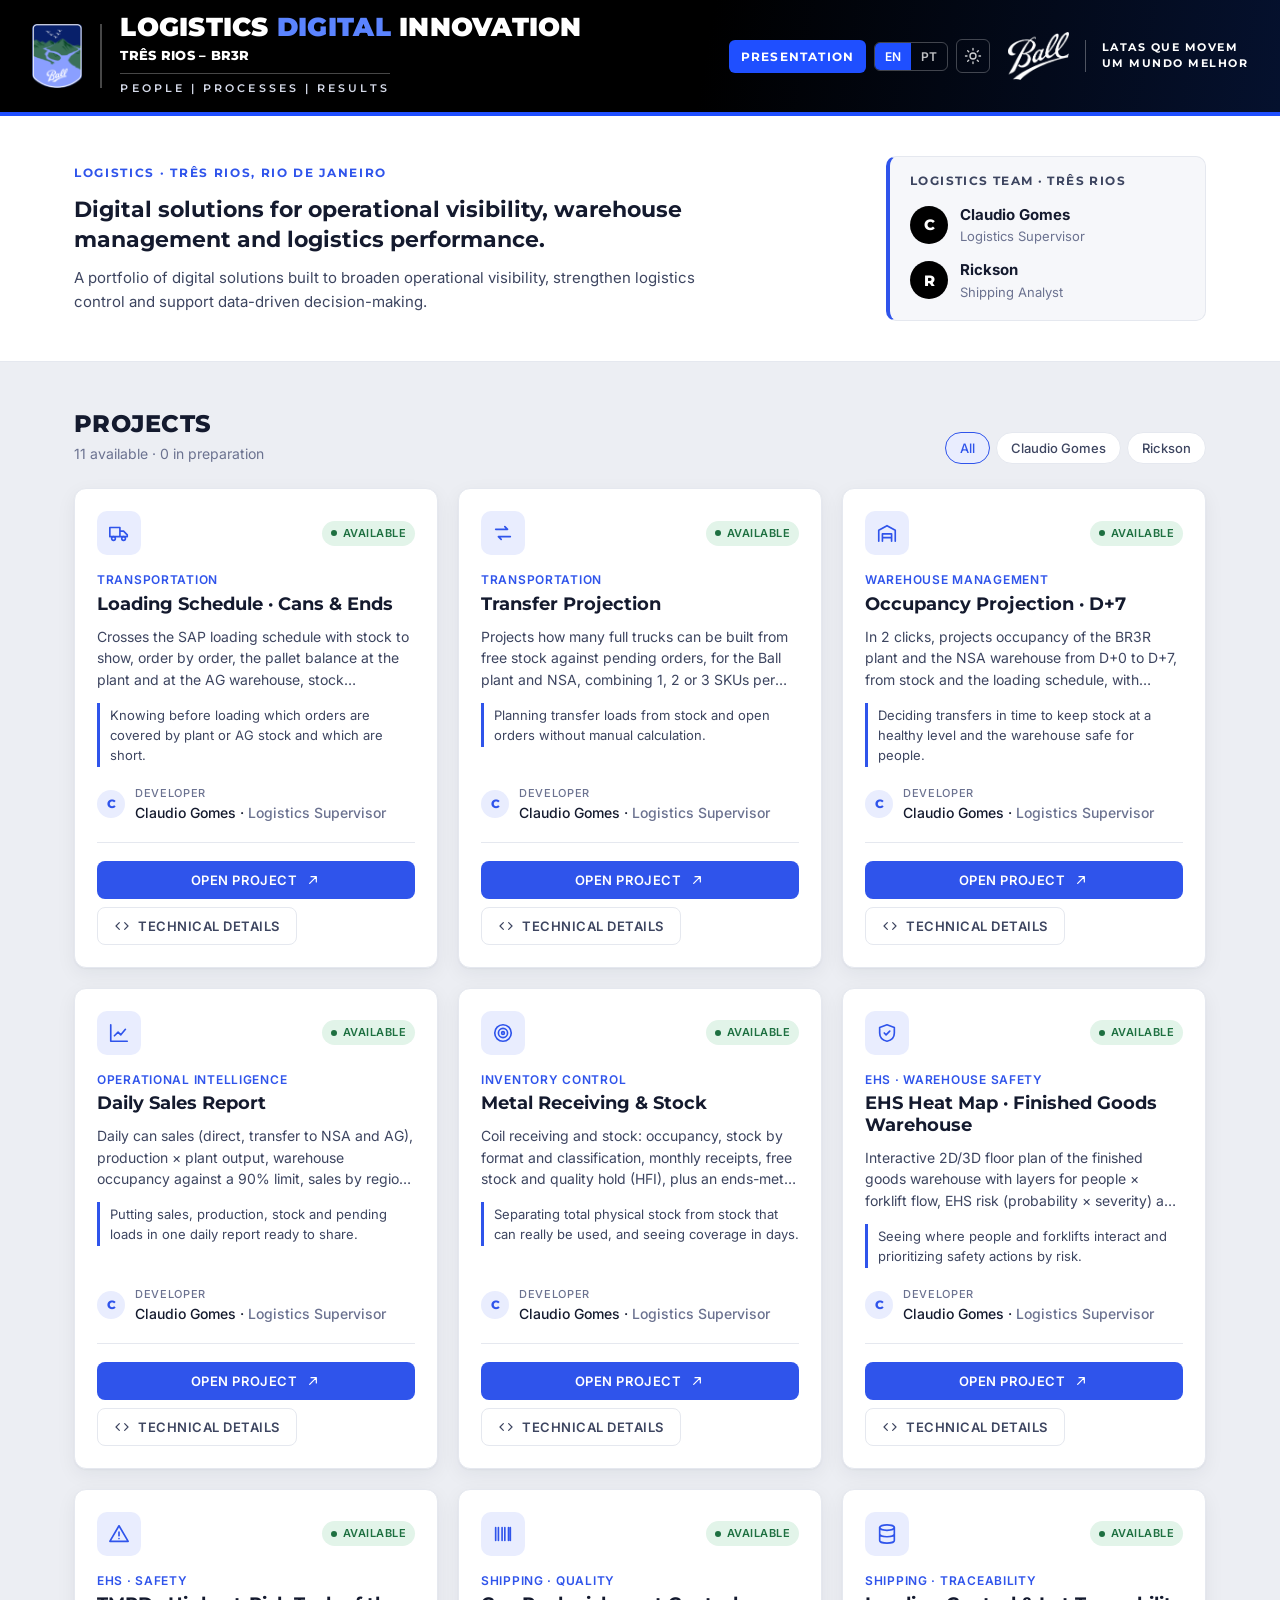
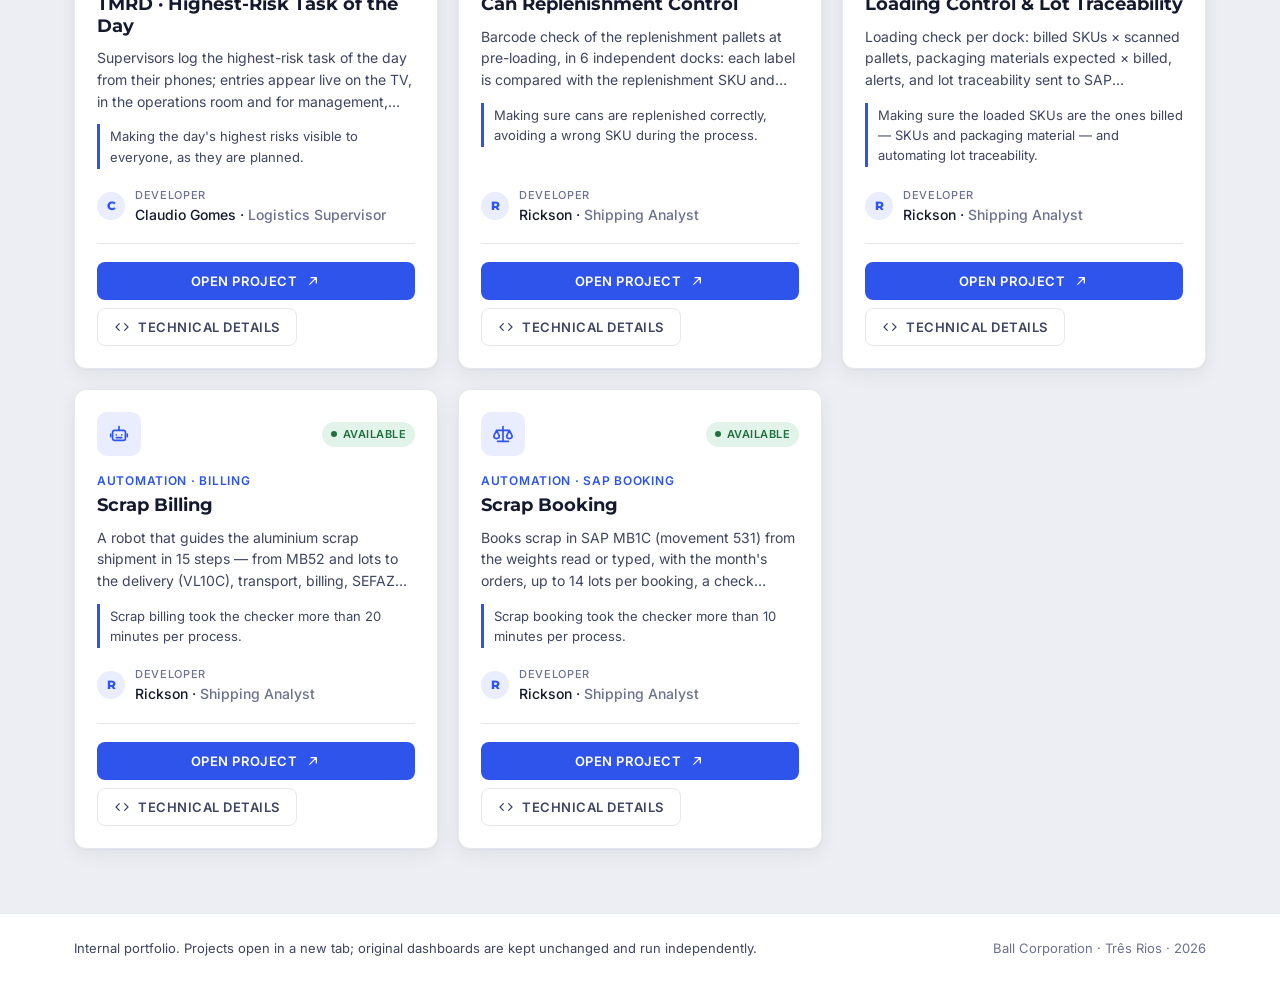
<file: portfolio/index.html>
<!DOCTYPE html>
<html lang="en" translate="no">
<head>
<meta charset="UTF-8">
<meta name="google" content="notranslate">
<meta name="viewport" content="width=device-width, initial-scale=1.0">
<meta name="description" content="Logistics Digital Innovation portfolio — Ball Corporation, Três Rios.">
<meta name="robots" content="noindex, nofollow">
<title>Logistics Digital Innovation | Ball Três Rios</title>
<link rel="preconnect" href="https://fonts.googleapis.com">
<link rel="preconnect" href="https://fonts.gstatic.com" crossorigin>
<link href="https://fonts.googleapis.com/css2?family=Inter:wght@400;500;600;700&family=Montserrat:wght@600;700;800;900&display=swap" rel="stylesheet">
<link rel="stylesheet" href="assets/css/portfolio.css">
<script>
  // Apply the saved theme before first paint to avoid a flash.
  try { var t = localStorage.getItem('pf_theme'); if (t) document.documentElement.setAttribute('data-theme', t); } catch (e) {}
</script>
</head>
<body>
<a class="skip-link" href="#projects" data-i18n="skip">Skip to projects</a>

<header class="banner">
  <div class="banner-inner">
    <div class="banner-left">
      <!-- Três Rios badge: set SITE_BADGE in assets/js/projects.js -->
      <img id="site-badge" class="site-badge" alt="Três Rios" hidden>
      <div class="banner-title">
        <h1>LOGISTICS <span class="accent">DIGITAL</span> INNOVATION</h1>
        <p class="banner-site">TRÊS RIOS – BR3R</p>
        <p class="banner-line" data-i18n="motto">PEOPLE | PROCESSES | RESULTS</p>
      </div>
    </div>
    <div class="banner-right">
      <div class="banner-controls">
        <a class="deck-link" href="apresentacao.html" target="_blank" rel="noopener" data-i18n="presentation">PRESENTATION</a>
        <div class="lang-switch" role="group" aria-label="Language">
          <button type="button" data-lang="en" aria-pressed="true">EN</button>
          <button type="button" data-lang="pt" aria-pressed="false">PT</button>
        </div>
        <button type="button" class="icon-btn" id="theme-toggle" data-i18n-title="themeToggle" title="Toggle dark mode" aria-label="Toggle dark mode">
          <svg class="i-sun" viewBox="0 0 24 24" aria-hidden="true"><circle cx="12" cy="12" r="4"/><path d="M12 2v2M12 20v2M4.9 4.9l1.4 1.4M17.7 17.7l1.4 1.4M2 12h2M20 12h2M4.9 19.1l1.4-1.4M17.7 6.3l1.4-1.4"/></svg>
          <svg class="i-moon" viewBox="0 0 24 24" aria-hidden="true"><path d="M21 12.8A9 9 0 1 1 11.2 3a7 7 0 0 0 9.8 9.8z"/></svg>
        </button>
      </div>
      <div class="banner-brand">
        <!-- Official Ball logo: set BRAND_LOGO in assets/js/projects.js. No logo is drawn here on purpose. -->
        <img id="brand-logo" class="brand-logo" alt="Ball" hidden>
        <span class="brand-name" id="brand-name">BALL CORPORATION</span>
        <p class="banner-tagline">LATAS QUE MOVEM<br>UM MUNDO MELHOR</p>
      </div>
    </div>
  </div>
</header>

<section class="intro-band">
  <div class="wrap intro-grid">
    <div class="intro-copy">
      <p class="eyebrow" data-i18n="eyebrow">Logistics · Três Rios, Rio de Janeiro</p>
      <p class="lead" data-i18n="subtitle">Digital solutions for operational visibility, warehouse management and logistics performance.</p>
      <p class="intro" data-i18n="intro">A portfolio of digital solutions built to broaden operational visibility, strengthen logistics control and support data-driven decision-making.</p>
    </div>
    <aside class="team-card" aria-labelledby="team-title">
      <h2 id="team-title" data-i18n="teamTitle">Logistics Team · Três Rios</h2>
      <ul class="team-list" id="team-list"></ul>
    </aside>
  </div>
</section>

<main id="projects" class="wrap">
  <div class="section-head">
    <div>
      <h2 data-i18n="projectsTitle">Projects</h2>
      <p class="muted" id="projects-summary"></p>
    </div>
    <div class="filters" role="group" aria-label="Filter by developer" id="filters"></div>
  </div>
  <div class="grid" id="grid" aria-live="polite"></div>
</main>

<footer class="footer">
  <div class="wrap footer-inner">
    <p data-i18n="footerNote">Internal portfolio. Projects open in a new tab; original dashboards are kept unchanged and run independently.</p>
    <p class="muted">Ball Corporation · Três Rios · <span id="year"></span></p>
  </div>
</footer>

<dialog id="tech-dialog" class="tech-dialog" aria-labelledby="tech-title">
  <form method="dialog" class="tech-inner">
    <header class="tech-head">
      <div>
        <p class="eyebrow" data-i18n="techEyebrow">Technical details</p>
        <h2 id="tech-title"></h2>
      </div>
      <button class="icon-btn" value="close" data-i18n-title="close" title="Close" aria-label="Close">
        <svg viewBox="0 0 24 24" aria-hidden="true"><path d="M6 6l12 12M18 6L6 18"/></svg>
      </button>
    </header>
    <div class="tech-body" id="tech-body"></div>
  </form>
</dialog>

<script src="assets/js/i18n.js"></script>
<script src="assets/js/projects.js"></script>
<script src="assets/js/open-project.js"></script>
<script src="assets/js/app.js"></script>
</body>
</html>
</file>
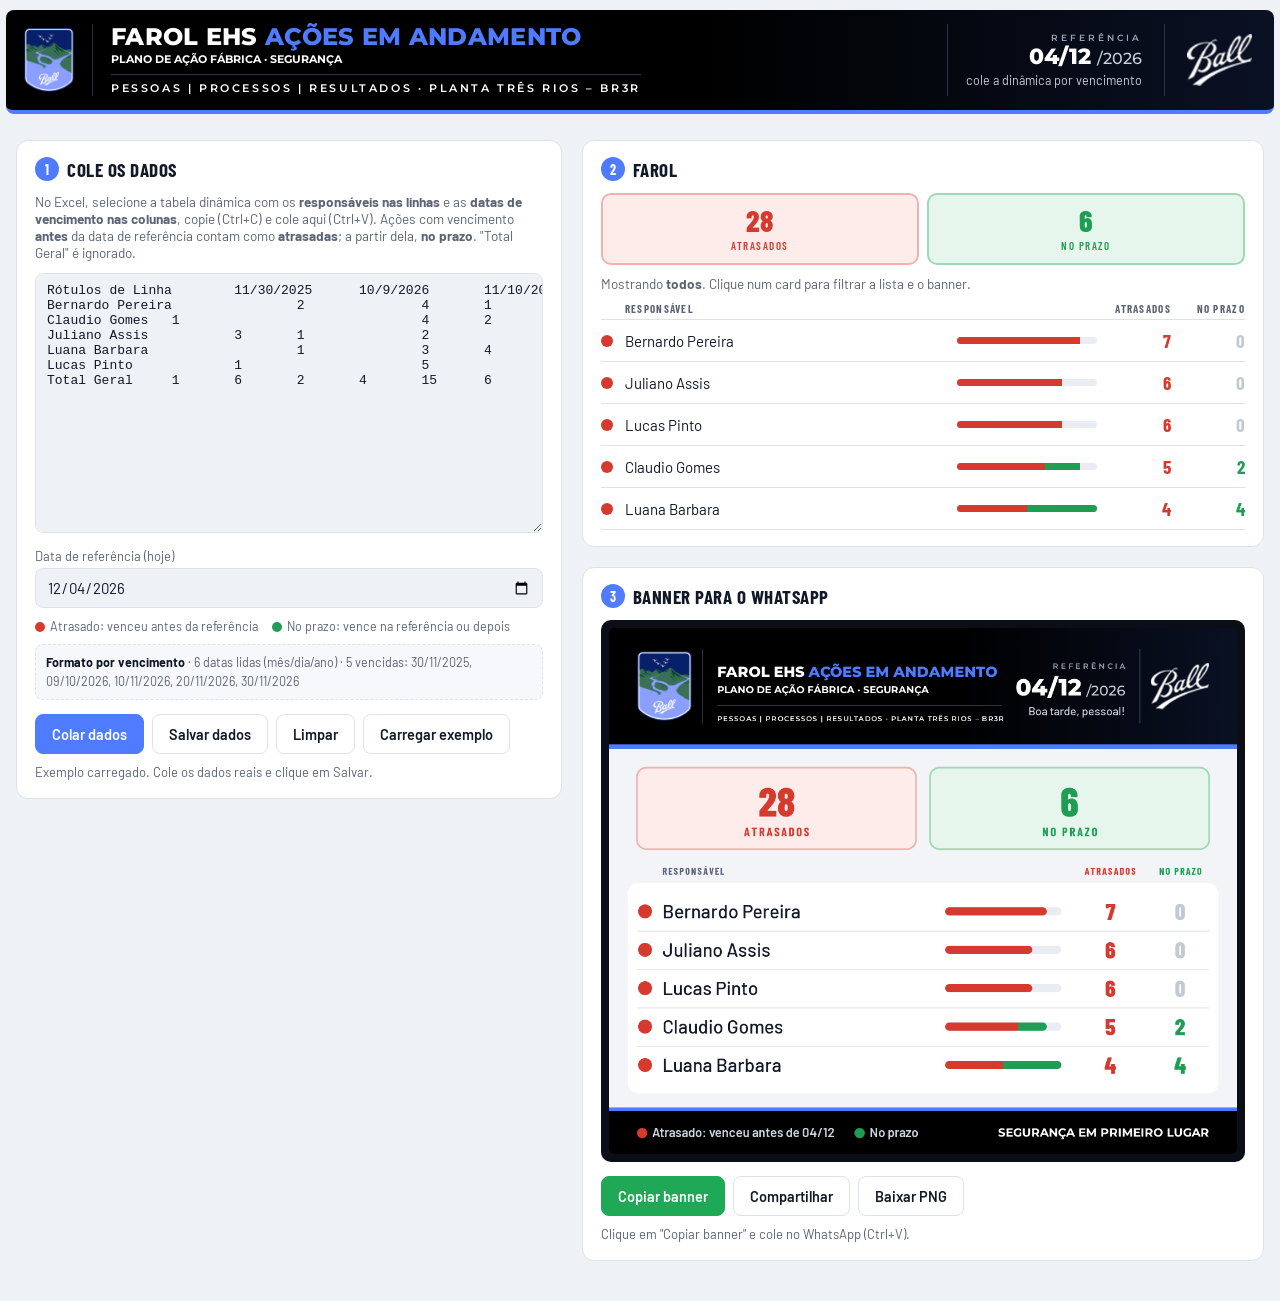
<file: farol-ehs.html>
<!doctype html>
<html lang="pt-BR">
<head>
<meta charset="utf-8">
<meta name="viewport" content="width=device-width, initial-scale=1">
<title>Farol EHS Andamento</title>
<link rel="preconnect" href="https://fonts.googleapis.com">
<link rel="preconnect" href="https://fonts.gstatic.com" crossorigin>
<link href="https://fonts.googleapis.com/css2?family=Montserrat:wght@500;600;700;800&family=Barlow:wght@400;500;600;700&family=Barlow+Condensed:wght@600;700;800&display=swap" rel="stylesheet">
<style>
:root{
  --bg:#eef1f6; --card:#fff; --ink:#111827; --muted:#5b6474; --line:#dde2ea; --field:#eef1f6;
  --blue:#4f7cff; --navy:#000;
  --red:#d63a2f; --red-bg:#fdecea; --grn:#1f9d55; --grn-bg:#e6f6ec;
}
*{box-sizing:border-box}
body{margin:0;background:var(--bg);color:var(--ink);font-family:Barlow,system-ui,sans-serif;font-size:15px}

/* ---------- banner padrão (estático) ---------- */
.topo{position:sticky;top:0;z-index:50;padding:10px 6px 6px;background:var(--bg)}
.hdr{display:flex;align-items:center;background:linear-gradient(90deg,#000 55%,#0a1124);color:#fff;border-radius:8px;border-bottom:4px solid var(--blue);padding:14px 18px;gap:18px;font-family:Montserrat,sans-serif}
.hdr .emb{width:50px;height:auto;flex:none;display:block}
.hdr .sep{width:1px;align-self:stretch;background:#2b3243}
.hdr .tit{flex:1;min-width:0}
.hdr h1{margin:0;font-weight:800;font-size:24px;line-height:1.05;letter-spacing:.3px}
.hdr h1 span{color:var(--blue)}
.hdr .sub{font-weight:700;font-size:11px;margin-top:3px}
.hdr .tag{display:inline-block;white-space:nowrap;font-weight:600;font-size:10.5px;letter-spacing:2.6px;margin-top:8px;padding-top:7px;border-top:1px solid #2b3243}
.hdr .ref{text-align:right;padding-right:4px}
.hdr .ref small{display:block;font-weight:600;font-size:9px;letter-spacing:3px;color:#9aa3b6}
.hdr .ref b{font-weight:800;font-size:22px}
.hdr .ref b i{font-style:normal;font-weight:500;font-size:16px;color:#c9cfdb}
.hdr .ref em{display:block;font-style:normal;font-family:Barlow;font-size:12.5px;color:#c9cfdb;margin-top:2px}
.hdr .ball{height:52px;width:auto;display:block;padding:0 4px;flex:none}
@media (max-width:760px){
  .hdr{flex-wrap:wrap;gap:12px}
  .hdr .tag{letter-spacing:1.2px;white-space:normal}
  .hdr .ref{text-align:left}
  .hdr .sep.r{display:none}
}

main{padding:20px 16px 40px;display:grid;grid-template-columns:minmax(0,1fr) minmax(0,1.25fr);gap:20px}
@media (max-width:860px){main{grid-template-columns:1fr}}
.card{background:var(--card);border:1px solid var(--line);border-radius:12px;padding:16px 18px}
.card+.card{margin-top:20px}
h2{display:flex;align-items:center;gap:8px;margin:0 0 12px;font:700 19px 'Barlow Condensed';letter-spacing:.5px;text-transform:uppercase}
h2 .n{width:24px;height:24px;border-radius:50%;background:var(--blue);color:#fff;font-size:14px;display:grid;place-items:center}
p.hint{color:var(--muted);font-size:13.5px;margin:0 0 12px}
label{display:block;color:var(--muted);font-size:13px;margin:12px 0 4px}
textarea,input{width:100%;font:inherit;color:var(--ink);background:var(--field);border:1px solid var(--line);border-radius:8px;padding:9px 11px}
textarea{font-family:ui-monospace,Consolas,monospace;font-size:13px;min-height:260px;resize:vertical;white-space:pre;overflow:auto}
.legend{font-size:12.5px;color:var(--muted);margin-top:10px;display:flex;gap:14px;align-items:center;flex-wrap:wrap}
.legend i{display:inline-block;width:10px;height:10px;border-radius:50%;margin-right:5px;vertical-align:-1px}
.leitura{font-size:12.5px;color:var(--muted);background:#f6f8fb;border:1px dashed var(--line);border-radius:8px;padding:8px 10px;margin-top:10px;line-height:1.5}
.leitura b{color:var(--ink)}
.btns{display:flex;flex-wrap:wrap;gap:8px;margin-top:14px}
button{font:600 14.5px Barlow,sans-serif;border-radius:8px;padding:10px 16px;border:1px solid var(--line);background:#fff;color:var(--ink);cursor:pointer}
button:hover{border-color:#b8c0cd}
button.pri{background:var(--blue);border-color:var(--blue);color:#fff}
button.wa{background:#1fa855;border-color:#1fa855;color:#fff}
.status{font-size:13px;color:var(--muted);margin-top:10px;min-height:18px}
.kpis{display:grid;grid-template-columns:repeat(2,1fr);gap:8px}
.kpi{border:2px solid var(--line);border-radius:10px;padding:10px 4px;text-align:center;cursor:pointer}
.kpi b{display:block;font:800 30px/1 'Barlow Condensed'}
.kpi small{font:600 11px 'Barlow Condensed';letter-spacing:1.5px}
.kpi.at{background:var(--red-bg);border-color:#efb3ad;color:var(--red)}
.kpi.np{background:var(--grn-bg);border-color:#9fd8b4;color:var(--grn)}
.kpi.on{outline:3px solid var(--blue);outline-offset:1px}
.list{margin-top:6px}
.item{display:grid;grid-template-columns:14px 1fr 140px 64px 64px;gap:10px;align-items:center;padding:9px 0;border-bottom:1px solid var(--line)}
.item.head{padding:4px 0;font:700 11px 'Barlow Condensed';letter-spacing:1.3px;color:var(--muted)}
.item.head span:nth-child(n+4){text-align:right}
.dot{width:12px;height:12px;border-radius:50%}
.bar{height:7px;border-radius:4px;background:#e9edf3;overflow:hidden;display:flex}
.bar i{display:block;height:100%}
.item b{text-align:right;font:700 19px 'Barlow Condensed'}
.empty{color:var(--muted);padding:16px 0}
.banner-wrap{background:#0b0e16;border-radius:10px;padding:8px}
#banner{display:block;width:100%;height:auto;border-radius:6px}
</style>
</head>
<body>
<div class="topo">
  <header class="hdr">
    <img class="emb" id="logo" alt="Planta Três Rios" src="[data-uri]">
    <div class="sep"></div>
    <div class="tit">
      <h1>FAROL EHS <span>AÇÕES EM ANDAMENTO</span></h1>
      <div class="sub">PLANO DE AÇÃO FÁBRICA · SEGURANÇA</div>
      <div class="tag">PESSOAS | PROCESSOS | RESULTADOS · PLANTA TRÊS RIOS – BR3R</div>
    </div>
    <div class="sep r"></div>
    <div class="ref">
      <small>REFERÊNCIA</small>
      <b id="refTop">--/--</b>
      <em>cole a dinâmica por vencimento</em>
    </div>
    <div class="sep r"></div>
    <img class="ball" id="logoBall" alt="Ball" src="[data-uri]">
  </header>
</div>

<main>
<section>
  <div class="card">
    <h2><span class="n">1</span>Cole os dados</h2>
    <p class="hint">No Excel, selecione a tabela dinâmica com os <b>responsáveis nas linhas</b> e as <b>datas de vencimento nas colunas</b>, copie (Ctrl+C) e cole aqui (Ctrl+V). Ações com vencimento <b>antes</b> da data de referência contam como <b>atrasadas</b>; a partir dela, <b>no prazo</b>. "Total Geral" é ignorado.</p>
    <textarea id="dados" spellcheck="false" placeholder="Clique aqui e cole (Ctrl+V) a tabela dinâmica do Excel"></textarea>
    <label for="dataRef">Data de referência (hoje)</label>
    <input id="dataRef" type="date">
    <div class="legend"><span><i style="background:var(--red)"></i>Atrasado: venceu antes da referência</span><span><i style="background:var(--grn)"></i>No prazo: vence na referência ou depois</span></div>
    <div class="leitura" id="leitura"></div>
    <div class="btns">
      <button class="pri" id="bColar">Colar dados</button>
      <button id="bSalvar">Salvar dados</button>
      <button id="bLimpar">Limpar</button>
      <button id="bExemplo">Carregar exemplo</button>
    </div>
    <div class="status" id="st1"></div>
  </div>
</section>

<section>
  <div class="card">
    <h2><span class="n">2</span>Farol</h2>
    <div class="kpis">
      <div class="kpi at" data-f="at"><b id="kAt">0</b><small>ATRASADOS</small></div>
      <div class="kpi np" data-f="np"><b id="kNp">0</b><small>NO PRAZO</small></div>
    </div>
    <p class="hint" style="margin:10px 0 0" id="filtroTxt"></p>
    <div class="list" id="lista"></div>
  </div>

  <div class="card">
    <h2><span class="n">3</span>Banner para o WhatsApp</h2>
    <div class="banner-wrap"><canvas id="banner" width="1080" height="1080"></canvas></div>
    <div class="btns">
      <button class="wa" id="bImg">Copiar banner</button>
      <button id="bShare">Compartilhar</button>
      <button id="bPng">Baixar PNG</button>
    </div>
    <div class="status" id="st2">Clique em "Copiar banner" e cole no WhatsApp (Ctrl+V).</div>
  </div>
</section>
</main>

<script>
const $ = id => document.getElementById(id);
const KEY = 'farolEHS.v3';
const COR = { at:'#d63a2f', np:'#1f9d55' };
const EXEMPLO = `Rótulos de Linha\t11/30/2025\t10/9/2026\t11/10/2026\t11/20/2026\t11/30/2026\t12/18/2026\tTotal Geral
Bernardo Pereira\t\t2\t\t4\t1\t\t7
Claudio Gomes\t1\t\t\t\t4\t2\t7
Juliano Assis\t\t3\t1\t\t2\t\t6
Luana Barbara\t\t\t1\t\t3\t4\t8
Lucas Pinto\t\t1\t\t\t5\t\t6
Total Geral\t1\t6\t2\t4\t15\t6\t34`;
let filtro = 'all';

function hojeISO(){ const d=new Date(); d.setMinutes(d.getMinutes()-d.getTimezoneOffset()); return d.toISOString().slice(0,10); }
function refDate(){ const v=$('dataRef').value||hojeISO(); const [y,m,d]=v.split('-'); return {dm:`${d}/${m}`, y, dt:new Date(+y, m-1, +d)}; }
function saudacao(){ const h=new Date().getHours(); return h<12?'Bom dia':h<18?'Boa tarde':'Boa noite'; }
const fmt = d => `${String(d.getDate()).padStart(2,'0')}/${String(d.getMonth()+1).padStart(2,'0')}/${d.getFullYear()}`;
const ehNomeIgnorado = n => !n || /^(total|soma|r[óo]tulos|status|\(vazio\)|\(em branco\)|em branco)/i.test(n);

/* ---------- leitura da tabela dinâmica ---------- */
// Lê um cabeçalho de data: d/m/a ou m/d/a (decide pelo número > 12 ou pela maioria da linha), aaaa-mm-dd ou nº serial do Excel.
function partesData(t){
  t = (t||'').trim();
  let m = t.match(/^(\d{1,2})[\/.-](\d{1,2})[\/.-](\d{2,4})$/);
  if (m) return {a:+m[1], b:+m[2], y: m[3].length===2 ? 2000 + +m[3] : +m[3]};
  m = t.match(/^(\d{4})-(\d{1,2})-(\d{1,2})$/);
  if (m) return {iso: new Date(+m[1], m[2]-1, +m[3])};
  if (/^\d{5}$/.test(t) && +t > 30000 && +t < 70000) return {iso: new Date(Math.round((+t - 25569) * 864e5) + new Date().getTimezoneOffset()*6e4)};
  return null;
}
function lerCabecalho(cells){
  const ps = cells.map(partesData);
  const md = ps.filter(p=>p && p.b>12).length, dm = ps.filter(p=>p && p.a>12).length;
  const ordem = md > dm ? 'md' : 'dm';
  const datas = ps.map(p=>{
    if (!p) return null;
    if (p.iso) return p.iso;
    const mesDia = p.a>12 ? false : p.b>12 ? true : ordem==='md';
    return mesDia ? new Date(p.y, p.a-1, p.b) : new Date(p.y, p.b-1, p.a);
  });
  return {datas, ordem};
}

function parse(txt){
  const linhas = txt.replace(/ /g,' ').split(/\r?\n/);
  const ref = refDate().dt;
  // procura a linha de cabeçalho com datas
  let hi = -1, cab = null;
  for (let i=0; i<linhas.length; i++){
    const cells = linhas[i].split('\t');
    if (cells.length < 2) continue;
    const c = lerCabecalho(cells.slice(1));
    if (c.datas.filter(Boolean).length >= 1){ hi = i; cab = c; break; }
  }
  const map = new Map();
  const add = (name, at, np) => { const o = map.get(name) || {name, at:0, np:0}; o.at += at; o.np += np; map.set(name, o); };

  if (hi >= 0){
    const vencidas = new Set(), futuras = new Set();
    cab.datas.forEach(d => { if (d) (d < ref ? vencidas : futuras).add(d.getTime()); });
    for (let i=hi+1; i<linhas.length; i++){
      const cells = linhas[i].split('\t');
      const name = (cells[0]||'').replace(/\s+/g,' ').trim();
      if (ehNomeIgnorado(name)) continue;
      let at = 0, np = 0;
      cab.datas.forEach((d, j) => {
        if (!d) return;
        const n = Math.round(parseFloat((cells[j+1]||'').trim().replace(',','.'))) || 0;
        if (d < ref) at += n; else np += n;
      });
      if (at || np) add(name, at, np);
    }
    const ord = [...vencidas].sort((a,b)=>a-b).map(t=>fmt(new Date(t)));
    const info = `<b>Formato por vencimento</b> · ${cab.datas.filter(Boolean).length} datas lidas (${cab.ordem==='md'?'mês/dia/ano':'dia/mês/ano'}) · `
      + `${vencidas.size} vencida${vencidas.size===1?'':'s'}${ord.length ? ': '+ord.join(', ') : ''}`;
    return {itens: ordenar([...map.values()]), info};
  }

  // formato antigo: nome + quantidade (tudo conta como atrasado)
  for (const raw of linhas){
    const m = raw.trim().match(/^(.*?)[\t ]+(-?\d+(?:[.,]\d+)?)$/);
    if (!m) continue;
    const name = m[1].replace(/\s+/g,' ').trim();
    const n = Math.round(parseFloat(m[2].replace(',','.')));
    if (!ehNomeIgnorado(name) && n > 0) add(name, n, 0);
  }
  return {itens: ordenar([...map.values()]), info: map.size ? '<b>Formato nome + quantidade</b> · sem datas, tudo foi contado como atrasado.' : 'Nenhum dado reconhecido.'};
}
const ordenar = a => a.sort((x,y)=> y.at-x.at || y.np-x.np || x.name.localeCompare(y.name));

function estado(){
  const {itens, info} = parse($('dados').value);
  let vis = itens;
  if (filtro==='at') vis = itens.filter(i=>i.at>0);
  if (filtro==='np') vis = itens.filter(i=>i.np>0).sort((x,y)=> y.np-x.np || x.name.localeCompare(y.name));
  return { itens, vis, info,
    at: itens.reduce((s,i)=>s+i.at,0), np: itens.reduce((s,i)=>s+i.np,0) };
}

function render(){
  const s = estado();
  $('kAt').textContent = s.at; $('kNp').textContent = s.np;
  $('leitura').innerHTML = s.info;
  document.querySelectorAll('.kpi').forEach(k=>k.classList.toggle('on', k.dataset.f===filtro));
  const nomes = {all:'todos', at:'só quem tem atrasadas', np:'só quem tem ações no prazo'};
  $('filtroTxt').innerHTML = `Mostrando <b>${nomes[filtro]}</b>. Clique num card para filtrar a lista e o banner.`;
  const max = Math.max(1, ...s.vis.map(i=>i.at+i.np));
  $('lista').innerHTML = s.vis.length
    ? `<div class="item head"><span></span><span>RESPONSÁVEL</span><span></span><span>ATRASADOS</span><span>NO PRAZO</span></div>` +
      s.vis.map(i=>`
      <div class="item"><span class="dot" style="background:${i.at?COR.at:COR.np}"></span><span>${esc(i.name)}</span>
      <span class="bar"><i style="width:${i.at/max*100}%;background:${COR.at}"></i><i style="width:${i.np/max*100}%;background:${COR.np}"></i></span>
      <b style="color:${i.at?COR.at:'#c3c9d3'}">${i.at}</b><b style="color:${i.np?COR.np:'#c3c9d3'}">${i.np}</b></div>`).join('')
    : '<div class="empty">Nenhum dado. Cole a tabela dinâmica no passo 1.</div>';
  const {dm,y} = refDate();
  $('refTop').innerHTML = `${dm} <i>/${y}</i>`;
  desenhar(s);
}
function esc(t){ return t.replace(/[&<>"]/g,c=>({'&':'&amp;','<':'&lt;','>':'&gt;','"':'&quot;'}[c])); }

/* ---------- banner (canvas) ---------- */
function rr(ctx,x,y,w,h,r){ ctx.beginPath(); ctx.roundRect(x,y,w,h,r); }
function escudo(ctx,x,y,h){
  const img = $('logo');
  if (img.complete && img.naturalWidth) ctx.drawImage(img, x, y, h*img.naturalWidth/img.naturalHeight, h);
}
function desenhar(s){
  const cv = $('banner'), ctx = cv.getContext('2d');
  const W = 1080, P = 48;
  const rows = Math.max(1, s.vis.length);
  const rowH = rows>14 ? 50 : 66, fs = rows>14 ? 27 : 32;
  const HH = 200;                       // altura do cabeçalho
  const ky = HH + 40, kh = 140;
  const lh = ky + kh + 44;              // linha de títulos da lista
  const ly = lh + 30;
  const H = ly + rows*rowH + 40 + 80;
  cv.width = W; cv.height = H;

  ctx.fillStyle = '#f2f4f8'; ctx.fillRect(0,0,W,H);

  // cabeçalho padrão
  const g = ctx.createLinearGradient(0,0,W,0); g.addColorStop(.55,'#000'); g.addColorStop(1,'#0a1124');
  ctx.fillStyle = g; ctx.fillRect(0,0,W,HH);
  ctx.fillStyle = '#4f7cff'; ctx.fillRect(0,HH,W,8);
  escudo(ctx, P, 40, 120);
  ctx.fillStyle = '#2b3243'; ctx.fillRect(P+112, 36, 2, 128);

  const tx = P+138;
  ctx.textBaseline = 'alphabetic';
  // título encolhe para caber antes da coluna de referência
  let tf = 40; ctx.font = `800 ${tf}px Montserrat`;
  while (tf > 22 && ctx.measureText('FAROL EHS AÇÕES EM ANDAMENTO').width > 490) { tf--; ctx.font = `800 ${tf}px Montserrat`; }
  ctx.fillStyle = '#fff'; ctx.fillText('FAROL EHS', tx, 84);
  const wF = ctx.measureText('FAROL EHS ').width;
  ctx.fillStyle = '#4f7cff'; ctx.fillText('AÇÕES EM ANDAMENTO', tx+wF, 84);
  ctx.fillStyle = '#fff'; ctx.font = "700 17px Montserrat";
  ctx.fillText('PLANO DE AÇÃO FÁBRICA · SEGURANÇA', tx, 112);
  ctx.fillStyle = '#2b3243'; ctx.fillRect(tx,132,490,2);
  ctx.fillStyle = '#fff'; ctx.font = "600 12px Montserrat";
  spaced(ctx,'PESSOAS | PROCESSOS | RESULTADOS · PLANTA TRÊS RIOS – BR3R', tx, 160, 1.3);

  // referência + Ball
  const bx = W-P;
  ctx.textAlign = 'right';
  const lb = $('logoBall');
  if (lb.complete && lb.naturalWidth){ const lhB = 80, lw = lhB*lb.naturalWidth/lb.naturalHeight; ctx.drawImage(lb, bx-lw, 100-lhB/2, lw, lhB); }
  ctx.fillStyle = '#2b3243'; ctx.fillRect(bx-120, 36, 2, 128);
  const rx = bx-144;
  ctx.fillStyle = '#9aa3b6'; ctx.font = "600 13px Montserrat";
  spacedR(ctx,'REFERÊNCIA', rx, 70, 4);
  const {dm,y} = refDate();
  ctx.font = "500 24px Montserrat"; const yTxt = '/'+y, wy = ctx.measureText(yTxt).width;
  ctx.fillStyle = '#c9cfdb'; ctx.fillText(yTxt, rx, 116);
  ctx.font = "800 40px Montserrat"; ctx.fillStyle = '#fff'; ctx.fillText(dm, rx-wy-8, 116);
  ctx.font = "500 20px Barlow"; ctx.fillStyle = '#c9cfdb';
  ctx.fillText(saudacao()+', pessoal!', rx, 150);
  ctx.textAlign = 'left';

  // KPIs
  const kp = [
    {v:s.at, l:'ATRASADOS', bg:'#fdecea', bd:'#efb3ad', fg:'#d63a2f', f:'at'},
    {v:s.np, l:'NO PRAZO',  bg:'#e6f6ec', bd:'#9fd8b4', fg:'#1f9d55', f:'np'},
  ];
  const gap = 24, kw = (W-2*P-gap)/2;
  kp.forEach((k,i)=>{
    const x = P + i*(kw+gap), on = filtro===k.f;
    ctx.fillStyle = k.bg; rr(ctx,x,ky,kw,kh,16); ctx.fill();
    ctx.lineWidth = on ? 6 : 3; ctx.strokeStyle = on ? '#4f7cff' : k.bd; ctx.stroke();
    ctx.textAlign = 'center'; ctx.fillStyle = k.fg;
    ctx.font = "800 70px 'Barlow Condensed'"; ctx.fillText(k.v, x+kw/2, ky+84);
    ctx.font = "700 21px 'Barlow Condensed'"; spacedC(ctx,k.l, x+kw/2, ky+118, 3);
    ctx.textAlign = 'left';
  });

  // colunas da lista
  const cNp = W-P-50, cAt = cNp-120;          // centros das colunas de número
  const barx = cAt-60-24-200, bw = 200;
  ctx.font = "700 17px 'Barlow Condensed'"; ctx.fillStyle = '#5b6474';
  spaced(ctx,'RESPONSÁVEL', P+44, lh, 2);
  ctx.fillStyle = '#d63a2f'; spacedC(ctx,'ATRASADOS', cAt, lh, 2);
  ctx.fillStyle = '#1f9d55'; spacedC(ctx,'NO PRAZO', cNp, lh, 2);

  // lista
  const max = Math.max(1,...s.vis.map(i=>i.at+i.np));
  ctx.fillStyle = '#fff'; rr(ctx,P-16,ly-16,W-2*P+32,rows*rowH+32,18); ctx.fill();
  if (!s.vis.length){
    ctx.fillStyle = '#5b6474'; ctx.font = "600 30px Barlow"; ctx.textBaseline='middle';
    ctx.fillText('Nenhuma ação encontrada.', P+10, ly+rowH/2); ctx.textBaseline='alphabetic';
  }
  s.vis.forEach((it,i)=>{
    const yy = ly + i*rowH, cy = yy + rowH/2;
    if (i) { ctx.fillStyle = '#e6e9ef'; ctx.fillRect(P, yy, W-2*P, 2); }
    ctx.fillStyle = it.at ? COR.at : COR.np; ctx.beginPath(); ctx.arc(P+14, cy, rowH>60?12:10, 0, Math.PI*2); ctx.fill();
    ctx.fillStyle = '#111827'; ctx.font = `500 ${fs}px Barlow`; ctx.textBaseline = 'middle';
    ctx.fillText(fit(ctx,it.name,barx-P-44-20), P+44, cy+1);
    ctx.fillStyle = '#e9edf3'; rr(ctx,barx,cy-7,bw,14,7); ctx.fill();
    const wa = bw*it.at/max, wn = bw*it.np/max;
    ctx.save(); rr(ctx,barx,cy-7,Math.max(wa+wn,14),14,7); ctx.clip();
    ctx.fillStyle = COR.at; ctx.fillRect(barx,cy-7,wa,14);
    ctx.fillStyle = COR.np; ctx.fillRect(barx+wa,cy-7,wn,14);
    ctx.restore();
    ctx.textAlign = 'center'; ctx.font = `800 ${fs+8}px 'Barlow Condensed'`;
    ctx.fillStyle = it.at ? COR.at : '#c3c9d3'; ctx.fillText(it.at, cAt, cy+2);
    ctx.fillStyle = it.np ? COR.np : '#c3c9d3'; ctx.fillText(it.np, cNp, cy+2);
    ctx.textAlign = 'left'; ctx.textBaseline = 'alphabetic';
  });

  // rodapé
  const fy = H-80;
  ctx.fillStyle = '#000'; ctx.fillRect(0,fy,W,80);
  ctx.fillStyle = '#4f7cff'; ctx.fillRect(0,fy,W,6);
  ctx.font = "600 22px Barlow"; ctx.textBaseline = 'middle';
  let x = P; const cyF = fy+44;
  [[COR.at, `Atrasado: venceu antes de ${dm}`], [COR.np, 'No prazo']].forEach(([c,t])=>{
    ctx.fillStyle = c; ctx.beginPath(); ctx.arc(x+9, cyF, 9, 0, Math.PI*2); ctx.fill();
    ctx.fillStyle = '#cfd6e4'; ctx.fillText(t, x+26, cyF); x += 26 + ctx.measureText(t).width + 34;
  });
  ctx.textAlign = 'right'; ctx.fillStyle = '#fff'; ctx.font = "700 20px Montserrat";
  ctx.fillText('SEGURANÇA EM PRIMEIRO LUGAR', W-P, cyF);
  ctx.textAlign = 'left'; ctx.textBaseline = 'alphabetic';
}
function fit(ctx,t,w){ if (ctx.measureText(t).width<=w) return t; while(t.length && ctx.measureText(t+'…').width>w) t=t.slice(0,-1); return t+'…'; }
function spaced(ctx,t,x,y,sp){ for (const ch of t){ ctx.fillText(ch,x,y); x += ctx.measureText(ch).width + sp; } }
function spacedW(ctx,t,sp){ let w=0; for (const ch of t) w += ctx.measureText(ch).width + sp; return w-sp; }
function spacedR(ctx,t,x,y,sp){ const a=ctx.textAlign; ctx.textAlign='left'; spaced(ctx,t,x-spacedW(ctx,t,sp),y,sp); ctx.textAlign=a; }
function spacedC(ctx,t,x,y,sp){ const a=ctx.textAlign; ctx.textAlign='left'; spaced(ctx,t,x-spacedW(ctx,t,sp)/2,y,sp); ctx.textAlign=a; }

/* ---------- copiar / compartilhar ---------- */
const pngBlob = () => new Promise(r => $('banner').toBlob(r, 'image/png'));
const st = t => $('st2').textContent = t;
async function copiarImg(){
  render();
  try { await navigator.clipboard.write([new ClipboardItem({'image/png': pngBlob()})]); st('✅ Banner copiado. Cole no WhatsApp (Ctrl+V).'); }
  catch(e){ st('⚠️ Seu navegador não permite copiar imagem. Use "Baixar PNG" ou "Compartilhar".'); }
}
async function compartilhar(){
  render();
  const file = new File([await pngBlob()], nomeArq(), {type:'image/png'});
  if (navigator.canShare && navigator.canShare({files:[file]})){
    try { await navigator.share({files:[file]}); } catch(e){}
  } else { st('⚠️ Compartilhar não está disponível neste navegador (funciona no celular). Use "Copiar banner".'); }
}
async function baixar(){
  render();
  const dl = window.claude ? await window.claude.use('downloads') : null;
  if (dl){
    try { await dl.save({filename: nomeArq(), data: await pngBlob()}); st('✅ Banner salvo.'); }
    catch(e){ if (e && e.code !== 'declined') st('⚠️ Não foi possível baixar aqui. Use "Copiar banner".'); }
    return;
  }
  const a = document.createElement('a'); a.href = URL.createObjectURL(await pngBlob()); a.download = nomeArq(); a.click();
  setTimeout(()=>URL.revokeObjectURL(a.href), 2000);
}
function nomeArq(){ return `farol-ehs-${($('dataRef').value||hojeISO())}.png`; }

/* ---------- persistência ---------- */
const CAMPOS = ['dados'];
function salvar(){
  try { localStorage.setItem(KEY, JSON.stringify(Object.fromEntries(CAMPOS.map(c=>[c,$(c).value])))); $('st1').textContent='✅ Dados salvos neste navegador.'; }
  catch(e){ $('st1').textContent='⚠️ Não foi possível salvar neste navegador.'; }
}
function carregar(){
  try { const d = JSON.parse(localStorage.getItem(KEY)||'null'); if (d) { CAMPOS.forEach(c=>{ if (d[c]!=null) $(c).value=d[c]; }); return true; } } catch(e){}
  return false;
}

$('bSalvar').onclick = salvar;
function receber(txt){
  if (!txt || !txt.trim()) { $('st1').textContent = '⚠️ A área de transferência está vazia. Copie a tabela no Excel (Ctrl+C) e tente de novo.'; return; }
  $('dados').value = txt; filtro = 'all'; render();
  $('st1').textContent = '✅ Dados colados. Clique em Salvar para guardar.';
}
$('bColar').onclick = async () => {
  try { receber(await navigator.clipboard.readText()); }
  catch(e){ $('dados').focus(); $('dados').select(); $('st1').textContent = '⚠️ O navegador bloqueou o botão. Clique na caixa acima e aperte Ctrl+V (no celular: segure o dedo e toque em Colar).'; }
};
// Ctrl+V em qualquer lugar da página (fora de outro campo) cai na caixa de dados
document.addEventListener('paste', e => {
  if (e.target === $('dados') || e.target.closest('input,textarea')) return;
  e.preventDefault(); receber(e.clipboardData.getData('text/plain'));
});
$('dados').addEventListener('paste', () => setTimeout(() => { filtro = 'all'; render(); $('st1').textContent = '✅ Dados colados. Clique em Salvar para guardar.'; }, 0));
$('bLimpar').onclick = () => { $('dados').value=''; filtro='all'; render(); $('st1').textContent='Dados limpos.'; };
$('bExemplo').onclick = () => { $('dados').value=EXEMPLO; filtro='all'; render(); $('st1').textContent='Exemplo carregado. Cole os dados reais e clique em Salvar.'; };
$('bImg').onclick = copiarImg; $('bShare').onclick = compartilhar; $('bPng').onclick = baixar;
document.querySelectorAll('.kpi').forEach(k => k.onclick = () => { filtro = (filtro===k.dataset.f) ? 'all' : k.dataset.f; render(); });
['dados','dataRef'].forEach(c => $(c).addEventListener('input', render));

$('dataRef').value = hojeISO();
if (!carregar()) { $('dados').value = EXEMPLO; $('st1').textContent = 'Exemplo carregado. Cole os dados reais e clique em Salvar.'; }
render();
document.fonts && document.fonts.ready.then(render);
setInterval(render, 5*60*1000); // atualiza a saudação se a página ficar aberta
</script>
</body>
</html>
</file>
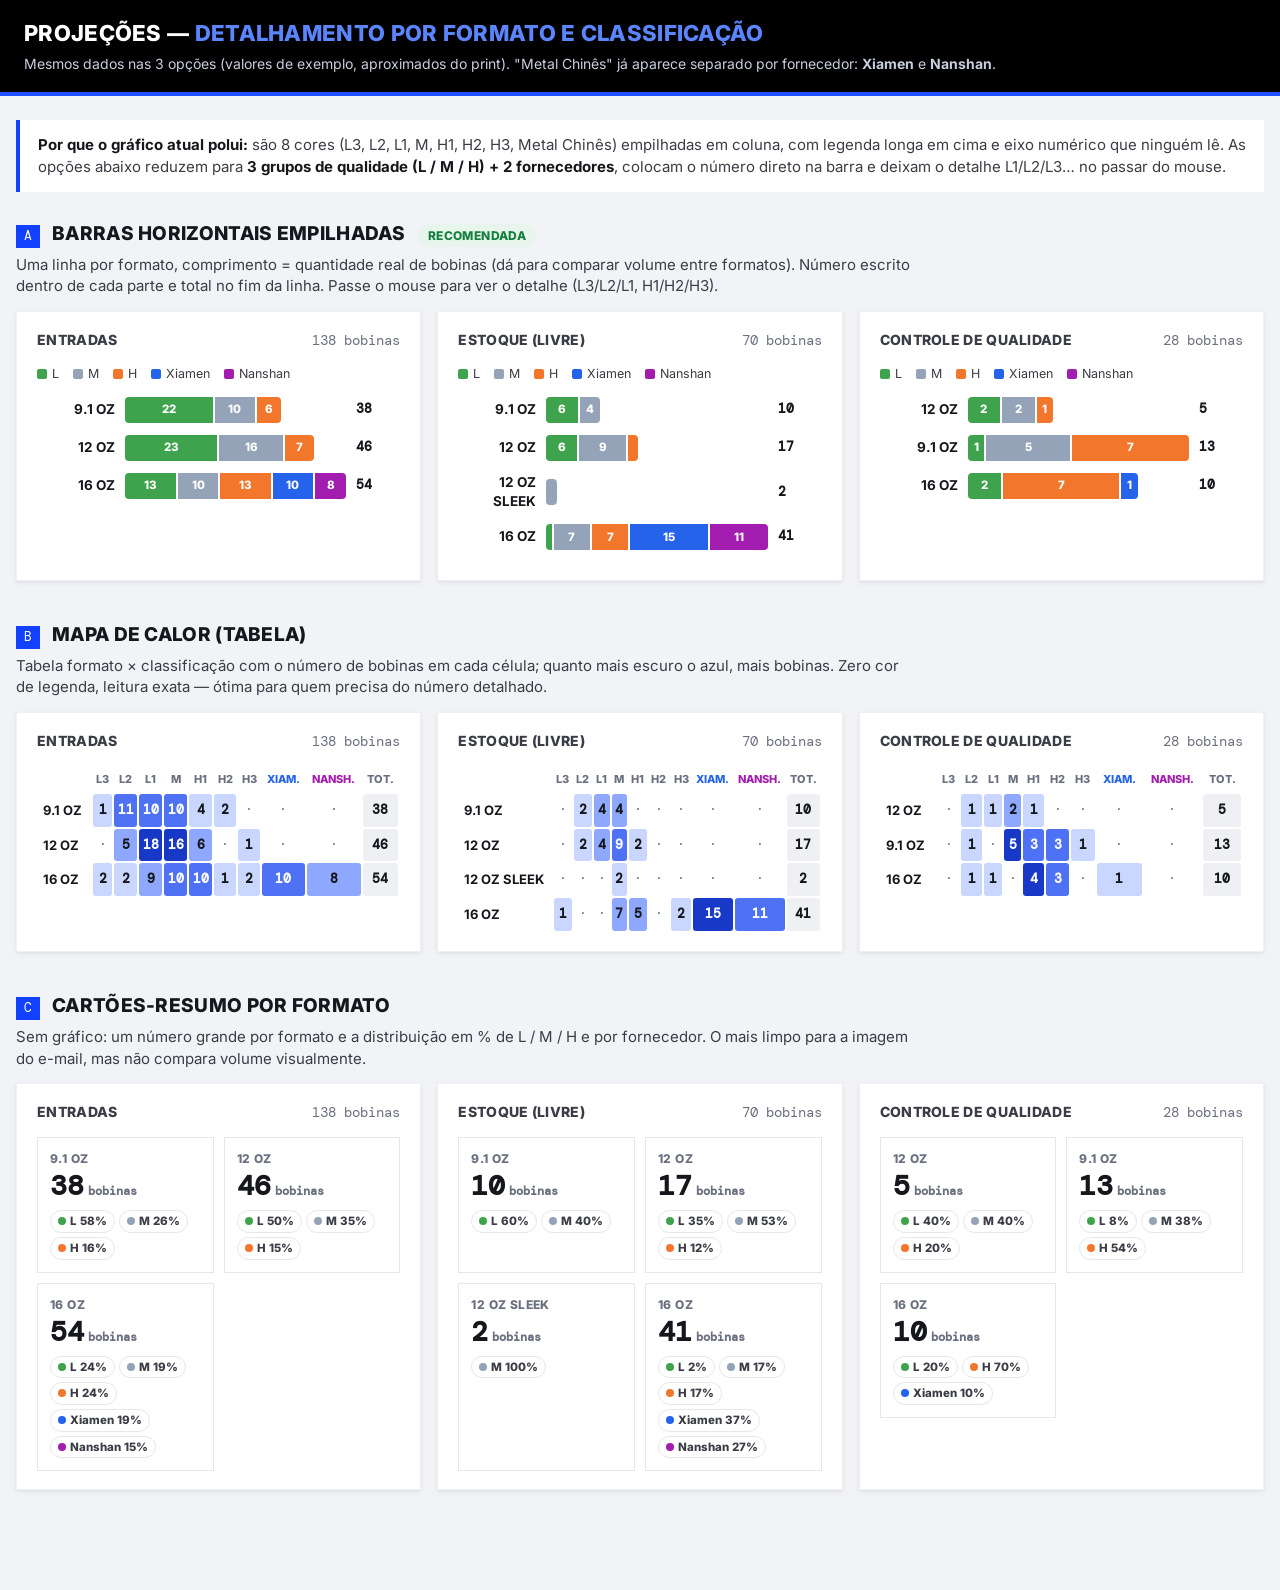
<file: estoque-bobinas/projecoes-graficos.html>
<!DOCTYPE html>
<html lang="pt-BR">
<head>
<meta charset="UTF-8">
<meta name="viewport" content="width=device-width, initial-scale=1.0">
<title>Projeções de Gráficos</title>
<link href="https://fonts.googleapis.com/css2?family=Inter:wght@400;600;700;800&family=DM+Mono:wght@500&display=swap" rel="stylesheet">
<style>
:root{
  --bg:#F2F3F6; --surface:#FFFFFF; --border:#E5E7EB; --soft:#EEF0F3;
  --ink:#15171C; --ink2:#3A3D45; --muted:#6B7080; --brand:#1140FE;
  --L:#3FA34D; --M:#94A3B8; --H:#F2772C; --XM:#2563EB; --NS:#A21CAF;
  --heat0:#F1F5FF; --heat1:#C9D6FF; --heat2:#8EA8FF; --heat3:#4F72F5; --heat4:#1838C7;
}
@media (prefers-color-scheme: dark){
  :root:not([data-theme="light"]){
    --bg:#0A0E1C; --surface:#121A2E; --border:#2A3354; --soft:#1B2238;
    --ink:#F4F5F7; --ink2:#D7D9E0; --muted:#9AA0B4; --brand:#5C7CFF;
    --M:#7D8899; --XM:#4F86F7; --NS:#C04BD0;
    --heat0:#18203A; --heat1:#22336B; --heat2:#2D4AA6; --heat3:#4466E0; --heat4:#7D97FF;
  }
}
:root[data-theme="dark"]{
  --bg:#0A0E1C; --surface:#121A2E; --border:#2A3354; --soft:#1B2238;
  --ink:#F4F5F7; --ink2:#D7D9E0; --muted:#9AA0B4; --brand:#5C7CFF;
  --M:#7D8899; --XM:#4F86F7; --NS:#C04BD0;
  --heat0:#18203A; --heat1:#22336B; --heat2:#2D4AA6; --heat3:#4466E0; --heat4:#7D97FF;
}
*{box-sizing:border-box}
body{margin:0;background:var(--bg);color:var(--ink);font-family:Inter,-apple-system,"Segoe UI",Roboto,Arial,sans-serif;font-size:15px;line-height:1.45}
header{background:#000;color:#fff;padding:18px 24px;border-bottom:4px solid #1f4fff}
header h1{margin:0;font-size:22px;font-weight:800;letter-spacing:.3px;text-transform:uppercase}
header h1 span{color:#5b84ff}
header p{margin:4px 0 0;color:#C9CEDF;font-size:14px}
main{max-width:1400px;margin:0 auto;padding:24px 16px 60px}
.opt{margin:0 0 40px}
.opt-head{display:flex;align-items:baseline;gap:12px;flex-wrap:wrap;margin-bottom:6px}
.opt-tag{font-family:"DM Mono",monospace;font-size:13px;color:#fff;background:var(--brand);padding:2px 8px}
.opt-head h2{margin:0;font-size:19px;font-weight:800;text-transform:uppercase;letter-spacing:.3px}
.reco{font-size:12px;font-weight:800;color:#15803D;background:#E7F5EC;padding:3px 10px;border-radius:999px;text-transform:uppercase;letter-spacing:.4px}
.opt-desc{color:var(--ink2);margin:0 0 14px;max-width:900px}
.grid{display:grid;grid-template-columns:repeat(3,minmax(0,1fr));gap:16px}
@media (max-width:1100px){.grid{grid-template-columns:1fr}}
.card{background:var(--surface);border:1px solid var(--soft);box-shadow:0 1px 2px rgba(16,24,40,.04),0 2px 6px rgba(16,24,40,.06);padding:18px 20px;min-width:0}
.card-head{display:flex;justify-content:space-between;gap:8px;align-items:baseline;margin-bottom:14px}
.card-title{font-size:14px;font-weight:800;text-transform:uppercase;letter-spacing:.3px;color:var(--ink2)}
.card-total{font-family:"DM Mono",monospace;font-size:13.5px;color:var(--muted);white-space:nowrap}
.legend{display:flex;flex-wrap:wrap;gap:6px 14px;font-size:12.5px;color:var(--ink2);margin:0 0 14px}
.legend i{display:inline-block;width:10px;height:10px;border-radius:2px;margin-right:5px;vertical-align:-1px}
/* Opção A — barras horizontais empilhadas (volume real) */
.hrow{display:grid;grid-template-columns:78px 1fr 44px;align-items:center;gap:10px;margin:0 0 12px}
.hlabel{font-size:13.5px;font-weight:700;text-align:right;color:var(--ink)}
.htrack{display:flex;height:26px;gap:2px}
.seg{height:100%;display:flex;align-items:center;justify-content:center;color:#fff;font-size:11.5px;font-weight:800;overflow:hidden;white-space:nowrap;position:relative;cursor:default}
.seg:first-child{border-radius:4px 0 0 4px}.seg:last-child{border-radius:0 4px 4px 0}.seg:only-child{border-radius:4px}
.hval{font-family:"DM Mono",monospace;font-size:13px;font-weight:700;color:var(--ink)}
.hsub{grid-column:2/4;font-size:11.5px;color:var(--muted);margin-top:-8px;margin-bottom:6px}
/* tooltip */
.tip{position:fixed;pointer-events:none;background:#15171C;color:#fff;font-size:12.5px;padding:7px 10px;border-radius:6px;box-shadow:0 8px 20px rgba(0,0,0,.25);z-index:10;display:none;white-space:nowrap}
/* Opção B — mapa de calor */
table.heat{width:100%;border-collapse:separate;border-spacing:2px;font-size:13px}
.heat th{font-size:11px;font-weight:800;color:var(--muted);text-transform:uppercase;padding:4px 2px;text-align:center}
.heat th.sup-xm{color:var(--XM)} .heat th.sup-ns{color:var(--NS)}
.heat td{text-align:center;font-family:"DM Mono",monospace;font-weight:700;padding:7px 2px;border-radius:3px}
.heat td.fmt{font-family:Inter,sans-serif;text-align:left;font-weight:700;padding-left:4px;white-space:nowrap}
.heat td.tot{background:var(--soft);color:var(--ink)}
.heat .z{color:var(--muted);font-weight:400}
/* Opção C — cartões-resumo */
.mini{display:grid;grid-template-columns:repeat(auto-fit,minmax(150px,1fr));gap:10px}
.mini-card{border:1px solid var(--border);padding:12px}
.mini-fmt{font-size:12px;font-weight:800;text-transform:uppercase;color:var(--muted);letter-spacing:.4px}
.mini-num{font-family:"DM Mono",monospace;font-size:28px;font-weight:700;line-height:1.1;margin:4px 0 8px}
.mini-num small{font-size:12px;color:var(--muted);margin-left:4px}
.chips{display:flex;flex-wrap:wrap;gap:4px}
.chip{font-size:11.5px;font-weight:800;padding:2px 7px;border-radius:999px;border:1px solid var(--border);color:var(--ink2)}
.chip i{display:inline-block;width:8px;height:8px;border-radius:50%;margin-right:4px}
.note{background:var(--surface);border-left:4px solid var(--brand);padding:14px 18px;margin:0 0 28px;color:var(--ink2)}
.note b{color:var(--ink)}
</style>
</head>
<body>
<header>
  <h1>Projeções — <span>Detalhamento por formato e classificação</span></h1>
  <p>Mesmos dados nas 3 opções (valores de exemplo, aproximados do print). "Metal Chinês" já aparece separado por fornecedor: <b>Xiamen</b> e <b>Nanshan</b>.</p>
</header>
<main>
  <div class="note"><b>Por que o gráfico atual polui:</b> são 8 cores (L3, L2, L1, M, H1, H2, H3, Metal Chinês) empilhadas em coluna, com legenda longa em cima e eixo numérico que ninguém lê. As opções abaixo reduzem para <b>3 grupos de qualidade (L / M / H) + 2 fornecedores</b>, colocam o número direto na barra e deixam o detalhe L1/L2/L3… no passar do mouse.</div>

  <section class="opt">
    <div class="opt-head"><span class="opt-tag">A</span><h2>Barras horizontais empilhadas</h2><span class="reco">Recomendada</span></div>
    <p class="opt-desc">Uma linha por formato, comprimento = quantidade real de bobinas (dá para comparar volume entre formatos). Número escrito dentro de cada parte e total no fim da linha. Passe o mouse para ver o detalhe (L3/L2/L1, H1/H2/H3).</p>
    <div class="grid" id="optA"></div>
  </section>

  <section class="opt">
    <div class="opt-head"><span class="opt-tag">B</span><h2>Mapa de calor (tabela)</h2></div>
    <p class="opt-desc">Tabela formato × classificação com o número de bobinas em cada célula; quanto mais escuro o azul, mais bobinas. Zero cor de legenda, leitura exata — ótima para quem precisa do número detalhado.</p>
    <div class="grid" id="optB"></div>
  </section>

  <section class="opt">
    <div class="opt-head"><span class="opt-tag">C</span><h2>Cartões-resumo por formato</h2></div>
    <p class="opt-desc">Sem gráfico: um número grande por formato e a distribuição em % de L / M / H e por fornecedor. O mais limpo para a imagem do e-mail, mas não compara volume visualmente.</p>
    <div class="grid" id="optC"></div>
  </section>
</main>
<div class="tip" id="tip"></div>
<script>
// dados de exemplo (bobinas) — aproximados do print enviado; Metal Chinês dividido em Xiamen/Nanshan
const DADOS = {
  'Entradas': {
    '9.1 OZ': {L3:1,L2:11,L1:10,M:10,H1:4,H2:2},
    '12 OZ':  {L2:5,L1:18,M:16,H1:6,H3:1},
    '16 OZ':  {L3:2,L2:2,L1:9,M:10,H1:10,H2:1,H3:2,XIAMEN:10,NANSHAN:8}
  },
  'Estoque (livre)': {
    '9.1 OZ': {L2:2,L1:4,M:4},
    '12 OZ':  {L2:2,L1:4,M:9,H1:2},
    '12 OZ SLEEK': {M:2},
    '16 OZ':  {L3:1,M:7,H1:5,H3:2,XIAMEN:15,NANSHAN:11}
  },
  'Controle de qualidade': {
    '12 OZ':  {L2:1,L1:1,M:2,H1:1},
    '9.1 OZ': {L2:1,M:5,H1:3,H2:3,H3:1},
    '16 OZ':  {L2:1,L1:1,H1:4,H2:3,XIAMEN:1}
  }
};
const CLASSES=['L3','L2','L1','M','H1','H2','H3','XIAMEN','NANSHAN'];
const GRUPOS=[
  {k:'L',nome:'L',cor:'var(--L)',de:['L3','L2','L1']},
  {k:'M',nome:'M',cor:'var(--M)',de:['M']},
  {k:'H',nome:'H',cor:'var(--H)',de:['H1','H2','H3']},
  {k:'XM',nome:'Xiamen',cor:'var(--XM)',de:['XIAMEN']},
  {k:'NS',nome:'Nanshan',cor:'var(--NS)',de:['NANSHAN']}
];
const soma=(o,ks)=>ks.reduce((a,k)=>a+(o[k]||0),0);
const total=o=>soma(o,CLASSES);
const legenda=()=>`<div class="legend">${GRUPOS.map(g=>`<span><i style="background:${g.cor}"></i>${g.nome}</span>`).join('')}</div>`;

// A
document.getElementById('optA').innerHTML=Object.entries(DADOS).map(([titulo,fmts])=>{
  const max=Math.max(...Object.values(fmts).map(total));
  const tot=Object.values(fmts).reduce((a,o)=>a+total(o),0);
  const linhas=Object.entries(fmts).map(([f,o])=>{
    const t=total(o);
    const segs=GRUPOS.map(g=>{
      const v=soma(o,g.de); if(!v) return '';
      const det=g.de.filter(c=>o[c]).map(c=>`${c==='XIAMEN'?'Xiamen':c==='NANSHAN'?'Nanshan':c}: ${o[c]}`).join(' · ');
      return `<div class="seg" style="flex:${v};background:${g.cor}" data-tip="${f} — ${g.nome}: ${v} bobinas (${Math.round(v/t*100)}%)${g.de.length>1?'<br>'+det:''}">${v/max>0.06?v:''}</div>`;
    }).join('');
    return `<div class="hrow"><div class="hlabel">${f}</div><div class="htrack" style="width:${t/max*100}%">${segs}</div><div class="hval">${t}</div></div>`;
  }).join('');
  return `<div class="card"><div class="card-head"><span class="card-title">${titulo}</span><span class="card-total">${tot} bobinas</span></div>${legenda()}${linhas}</div>`;
}).join('');

// B
document.getElementById('optB').innerHTML=Object.entries(DADOS).map(([titulo,fmts])=>{
  const vals=Object.values(fmts).flatMap(o=>CLASSES.map(c=>o[c]||0));
  const max=Math.max(...vals);
  const heat=v=>{ if(!v) return ''; const n=Math.min(4,Math.ceil(v/max*4)); return `background:var(--heat${n});color:${n>=3?'#fff':'var(--ink)'}`; };
  const tot=Object.values(fmts).reduce((a,o)=>a+total(o),0);
  const head=`<tr><th></th>${['L3','L2','L1','M','H1','H2','H3'].map(c=>`<th>${c}</th>`).join('')}<th class="sup-xm">Xiam.</th><th class="sup-ns">Nansh.</th><th>Tot.</th></tr>`;
  const rows=Object.entries(fmts).map(([f,o])=>`<tr><td class="fmt">${f}</td>${CLASSES.map(c=>o[c]?`<td style="${heat(o[c])}" title="${f} · ${c}: ${o[c]} bobinas">${o[c]}</td>`:'<td class="z">·</td>').join('')}<td class="tot">${total(o)}</td></tr>`).join('');
  return `<div class="card"><div class="card-head"><span class="card-title">${titulo}</span><span class="card-total">${tot} bobinas</span></div><table class="heat">${head}${rows}</table></div>`;
}).join('');

// C
document.getElementById('optC').innerHTML=Object.entries(DADOS).map(([titulo,fmts])=>{
  const tot=Object.values(fmts).reduce((a,o)=>a+total(o),0);
  const cards=Object.entries(fmts).map(([f,o])=>{
    const t=total(o);
    const chips=GRUPOS.map(g=>{const v=soma(o,g.de); return v?`<span class="chip"><i style="background:${g.cor}"></i>${g.nome} ${Math.round(v/t*100)}%</span>`:'';}).join('');
    return `<div class="mini-card"><div class="mini-fmt">${f}</div><div class="mini-num">${t}<small>bobinas</small></div><div class="chips">${chips}</div></div>`;
  }).join('');
  return `<div class="card"><div class="card-head"><span class="card-title">${titulo}</span><span class="card-total">${tot} bobinas</span></div><div class="mini">${cards}</div></div>`;
}).join('');

// tooltip
const tip=document.getElementById('tip');
document.addEventListener('mousemove',e=>{
  const s=e.target.closest('[data-tip]');
  if(!s){tip.style.display='none';return;}
  tip.innerHTML=s.dataset.tip; tip.style.display='block';
  const x=Math.min(e.clientX+14, window.innerWidth-tip.offsetWidth-8);
  tip.style.left=x+'px'; tip.style.top=(e.clientY+14)+'px';
});
</script>
</body>
</html>
</file>
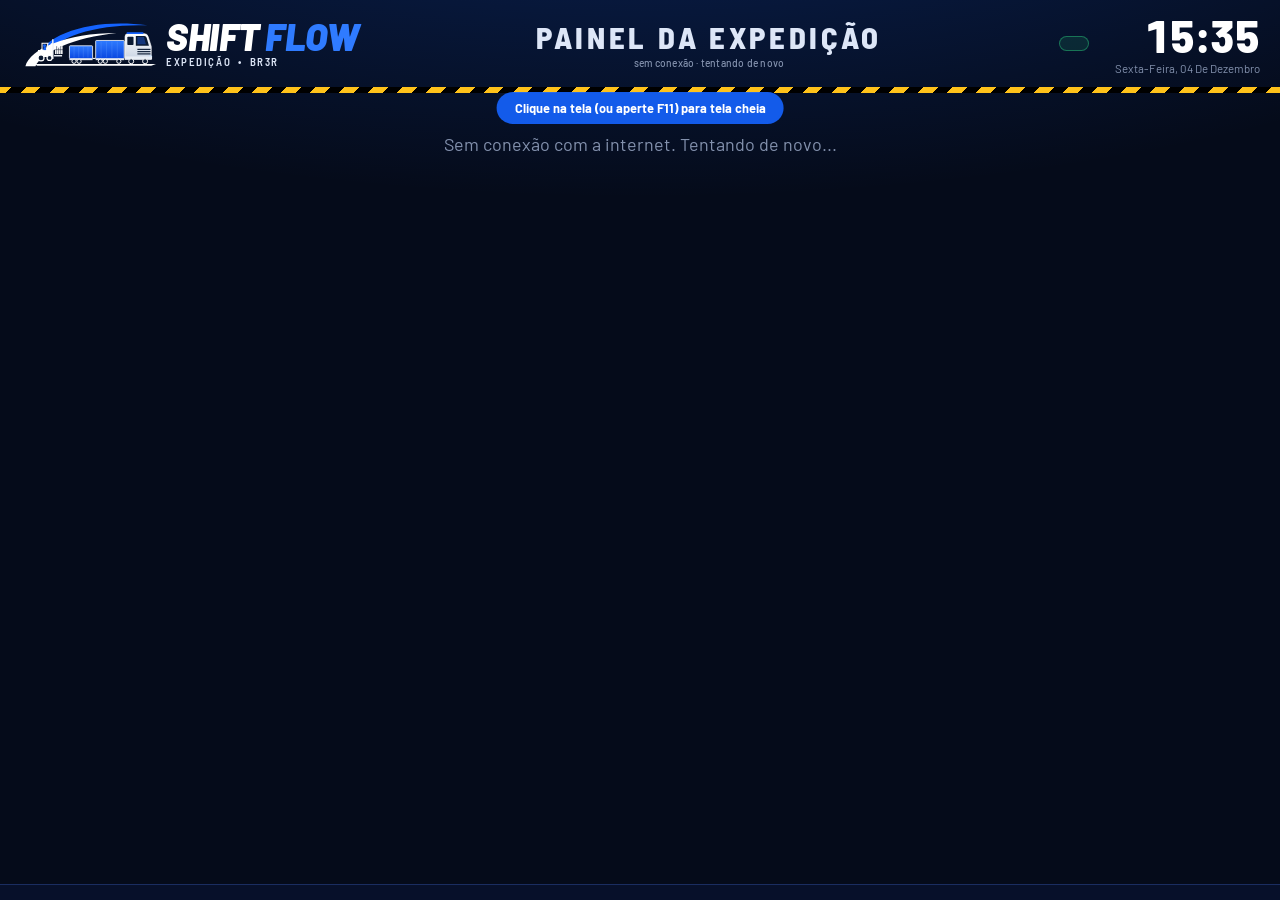
<file: tv/painel-tv.html>
<!DOCTYPE html>
<html lang="pt-BR">
<head>
<meta charset="UTF-8">
<meta name="viewport" content="width=device-width, initial-scale=1.0">
<title>Shift Flow · Painel da Expedição (TV)</title>
<!--
  PAINEL DA TV — Shift Flow · Expedição BR3R
  Arquivo único: deixe na pasta da TV e abra com 2 cliques (precisa de internet).
  Mostra só números de produção: carregamentos, descarga de ME, tampa básica,
  devolução e dias sem incidente. NÃO busca Disciplina, relatos, faltas nem o
  cadastro de usuários. Atualiza os dados sozinho a cada 1 minuto.
  Tela cheia: clique uma vez na tela (ou aperte F11).
-->
<link rel="preconnect" href="https://fonts.googleapis.com">
<link href="https://fonts.googleapis.com/css2?family=Barlow:ital,wght@0,400;0,500;0,600;0,700;0,800;1,800;1,900&family=Barlow+Semi+Condensed:wght@500;600;700;800&display=swap" rel="stylesheet">
<style>
:root { --font:'Barlow', system-ui, 'Segoe UI', Roboto, sans-serif; --f-display:'Barlow Semi Condensed', 'Barlow', 'Arial Narrow', sans-serif; --f-logo:'Barlow', 'Arial Black', sans-serif; }
* { box-sizing:border-box; margin:0; padding:0; }
html, body { height:100%; background:#050B1A; }
.sf-word { font-family:var(--f-logo); font-style:italic; font-weight:900; letter-spacing:-.5px; line-height:.92; color:#fff; white-space:nowrap; }
.sf-word em { font-style:italic; color:#2F7BFF; }
.sf-tag { font-family:var(--f-display); font-weight:600; letter-spacing:.14em; color:#DDE6F7; white-space:nowrap; }
/* ── MODO TV (100% da tela, escala pela largura da TV) ── */
body.tv-on { overflow:hidden; }
.tvm { --k:1; --u:calc(min(1vw, 1.78vh) * var(--k)); position:fixed; inset:0; z-index:4000; overflow:hidden; display:grid; grid-template-rows:auto auto 1fr auto; color:#fff;
  background:radial-gradient(120vw 60vh at 50% -20vh, rgba(20,99,255,.28), transparent 70%), #050B1A; font-family:var(--font); font-size:calc(var(--u) * 1.15); }
.tvm[hidden] { display:none; }
.tvm.nocursor, .tvm.nocursor * { cursor:none !important; }
.tvm-top { display:flex; align-items:center; gap:calc(var(--u) * 2); padding:calc(var(--u) * .9) calc(var(--u) * 1.6); }
.tvm-brand { display:flex; align-items:center; gap:calc(var(--u) * .6); }
.tvm-brand img { height:calc(var(--u) * 4.2); }
.tvm-brand .sf-word { font-size:calc(var(--u) * 2.9); }
.tvm-brand .sf-tag { font-size:calc(var(--u) * .85); margin-top:calc(var(--u) * .2); }
.tvm-title { flex:1; text-align:center; font-family:var(--f-display); font-weight:800; font-size:calc(var(--u) * 2.4); letter-spacing:.12em; color:#DDE6F7; }
.tvm-title small { display:block; font-family:var(--font); font-weight:500; font-size:calc(var(--u) * .8); letter-spacing:.02em; color:#8391AD; margin-top:calc(var(--u) * .2); }
.tvm-safe { display:flex; align-items:center; gap:calc(var(--u) * .6); padding:calc(var(--u) * .5) calc(var(--u) * 1.1); border-radius:calc(var(--u) * 1.2); background:rgba(43,208,127,.12); border:1px solid rgba(43,208,127,.45); }
.tvm-safe .ico { font-size:calc(var(--u) * 2); }
.tvm-safe b { font-family:var(--f-display); font-size:calc(var(--u) * 3.4); line-height:1; color:#2BD07F; }
.tvm-safe b.warn { color:#FFC21A; }
.tvm-safe span { font-size:calc(var(--u) * .9); line-height:1.15; color:#C2CCDF; }
.tvm-clock { text-align:right; }
.tvm-clock b { display:block; font-family:var(--f-display); font-weight:800; font-size:calc(var(--u) * 3.6); line-height:1; font-variant-numeric:tabular-nums; }
.tvm-clock small { font-size:calc(var(--u) * .9); color:#8391AD; text-transform:capitalize; }
.tvm-hazard { height:calc(var(--u) * .45); background:repeating-linear-gradient(-45deg, #FFC21A 0 calc(var(--u) * .8), #000 calc(var(--u) * .8) calc(var(--u) * 1.6)); }
.tvm-main { display:grid; grid-template-columns:1fr 1.25fr 1fr; gap:calc(var(--u) * 1.1); padding:calc(var(--u) * 1.1) calc(var(--u) * 1.6); min-height:0; }
.tvm-load { color:#8391AD; font-size:calc(var(--u) * 1.4); padding:calc(var(--u) * 2); text-align:center; grid-column:1 / -1; }
.tvc { background:linear-gradient(180deg, #0F1D3D 0%, #0A1430 100%); border:1px solid rgba(86,130,255,.34); border-radius:calc(var(--u) * 1.2); padding:calc(var(--u) * 1.1) calc(var(--u) * 1.3); display:flex; flex-direction:column; gap:calc(var(--u) * .8); min-height:0; overflow:hidden; }
.tvc h2 { margin:0; font-family:var(--f-display); font-size:calc(var(--u) * 1.9); font-weight:800; letter-spacing:.02em; display:flex; justify-content:space-between; align-items:baseline; gap:calc(var(--u) * .6); flex-wrap:wrap; }
.tvc h2 span { font-family:var(--font); font-size:calc(var(--u) * .85); font-weight:500; color:#8391AD; letter-spacing:0; }
.tv-who b { display:block; font-family:var(--f-display); font-size:calc(var(--u) * 2.6); font-weight:800; color:#4D8DFF; line-height:1.05; }
.tv-who span { font-size:calc(var(--u) * .95); color:#C2CCDF; }
.tv-me { display:flex; align-items:center; gap:calc(var(--u) * 1.1); padding:calc(var(--u) * .7) calc(var(--u) * 1.1); border-radius:calc(var(--u) * 1); background:linear-gradient(90deg, rgba(43,208,127,.2), rgba(43,208,127,.04)); border:1.5px solid rgba(43,208,127,.55); }
.tv-me b { font-family:var(--f-display); font-size:calc(var(--u) * 7.5); font-weight:800; line-height:.95; color:#2BD07F; }
.tv-me span { font-size:calc(var(--u) * 1.25); color:#DDE6F7; line-height:1.2; }
.tv-me small { display:block; font-size:calc(var(--u) * .85); color:#8391AD; }
.tv-me.zero { background:linear-gradient(90deg, rgba(255,77,90,.22), rgba(255,77,90,.04)); border-color:rgba(255,77,90,.6); }
.tv-me.zero b { color:#FF4D5A; }
.tv-g2 { display:grid; grid-template-columns:1fr 1fr; gap:calc(var(--u) * .7); }
.tv-t { display:flex; align-items:center; gap:calc(var(--u) * .7); background:rgba(5,12,32,.45); border:1px solid rgba(86,130,255,.25); border-radius:calc(var(--u) * .9); padding:calc(var(--u) * .5) calc(var(--u) * .8); --c:#4D8DFF; }
.tv-t b { font-family:var(--f-display); font-size:calc(var(--u) * 3.4); font-weight:800; line-height:1; color:var(--c); }
.tv-t span { font-size:calc(var(--u) * .95); color:#C2CCDF; line-height:1.15; }
.tv-t strong { color:#fff; }
.tv-t.p { --c:#8CA3FF; } .tv-t.y { --c:#FFC21A; } .tv-t.v { --c:#B69CFF; }
.tv-mes { margin-top:auto; border-top:1px solid rgba(86,130,255,.25); padding-top:calc(var(--u) * .7); display:flex; flex-direction:column; gap:calc(var(--u) * .5); }
.tv-mes-g { display:grid; grid-template-columns:repeat(3, 1fr); gap:calc(var(--u) * .6); }
.tv-mes-g div { background:rgba(5,12,32,.45); border:1px solid rgba(86,130,255,.25); border-radius:calc(var(--u) * .8); padding:calc(var(--u) * .45) calc(var(--u) * .7); display:flex; flex-direction:column; }
.tv-mes-g span { font-size:calc(var(--u) * .85); color:#8391AD; }
.tv-mes-g b { font-family:var(--f-display); font-size:calc(var(--u) * 2.3); line-height:1.05; color:#4D8DFF; } .tv-mes-g b.g { color:#2BD07F; }
.tv-mes-g em { font-style:normal; font-weight:700; font-size:calc(var(--u) * .9); }
.tv-mes-g em.up { color:#2BD07F; } .tv-mes-g em.dn { color:#FF4D5A; } .tv-mes-g em.eq { color:#C2CCDF; }
.tv-mes-n { font-size:calc(var(--u) * .75); color:#8391AD; }
.tv-fo { font-size:calc(var(--u) * 1); font-weight:700; border-radius:calc(var(--u) * .7); padding:calc(var(--u) * .45) calc(var(--u) * .8); }
.tv-fo.sem { color:#FF4D5A; background:rgba(255,77,90,.14); } .tv-fo.reposto { color:#FFC21A; background:rgba(255,194,26,.14); }
.tv-duo { display:grid; grid-template-columns:1fr 1fr; gap:calc(var(--u) * .8); }
.tv-p { background:rgba(5,12,32,.45); border:1.5px solid rgba(43,208,127,.45); border-radius:calc(var(--u) * 1); padding:calc(var(--u) * .7) calc(var(--u) * .9); display:flex; flex-direction:column; gap:calc(var(--u) * .35); }
.tv-p.zero { border-color:rgba(255,77,90,.6); }
.tv-p-n { font-family:var(--f-display); font-size:calc(var(--u) * 1.55); font-weight:800; color:#4D8DFF; line-height:1.05; }
.tv-p-me { display:flex; align-items:baseline; gap:calc(var(--u) * .5); }
.tv-p-me b { font-family:var(--f-display); font-size:calc(var(--u) * 4.4); font-weight:800; line-height:1; color:#2BD07F; }
.tv-p.zero .tv-p-me b { color:#FF4D5A; }
.tv-p-me span { font-size:calc(var(--u) * 1); color:#C2CCDF; }
.tv-p-l { display:flex; justify-content:space-between; gap:calc(var(--u) * .5); font-size:calc(var(--u) * .95); color:#8391AD; border-top:1px solid rgba(86,130,255,.2); padding-top:calc(var(--u) * .3); }
.tv-p-l b { font-family:var(--f-display); font-size:calc(var(--u) * 1.35); color:#fff; }
.tv-p-l.c b { color:#4D8DFF; }
.tv-p-fo { font-size:calc(var(--u) * .85); font-weight:700; } .tv-p-fo.sem { color:#FF4D5A; } .tv-p-fo.rep { color:#FFC21A; }
.tv-sub { font-family:var(--f-display); font-size:calc(var(--u) * 1); font-weight:700; letter-spacing:.1em; text-transform:uppercase; color:#C2CCDF; }
.tv-bars { flex:1; min-height:calc(var(--u) * 7); display:flex; align-items:flex-end; gap:calc(var(--u) * .5); }
.tv-b { flex:1; height:100%; display:flex; flex-direction:column; align-items:center; justify-content:flex-end; min-width:0; }
.tv-b b { font-family:var(--f-display); font-size:calc(var(--u) * 1.35); color:#2BD07F; } .tv-b b.zero { color:#FF4D5A; }
.tv-b i { display:block; width:70%; min-height:3px; border-radius:calc(var(--u) * .4) calc(var(--u) * .4) 0 0; background:linear-gradient(180deg, #2BD07F, #128a52); }
.tv-b span { font-size:calc(var(--u) * .72); color:#8391AD; text-align:center; line-height:1.15; margin-top:calc(var(--u) * .25); white-space:nowrap; }
.tv-tot { font-size:calc(var(--u) * 1.05); color:#C2CCDF; border-top:1px solid rgba(86,130,255,.25); padding-top:calc(var(--u) * .5); }
.tv-tot b, .tv-prev b { font-family:var(--f-display); font-size:calc(var(--u) * 1.3); }
.tv-tot .g, .tv-prev .g { color:#2BD07F; }
.tv-prev { font-size:calc(var(--u) * .9); color:#8391AD; }
.tv-rt { display:grid; grid-template-columns:calc(var(--u) * 2.6) minmax(0,2.2fr) repeat(4, minmax(0,1fr)); align-items:center; gap:calc(var(--u) * .4); padding:calc(var(--u) * .55) calc(var(--u) * .4); border-top:1px solid rgba(86,130,255,.2); font-family:var(--f-display); font-size:calc(var(--u) * 1.9); font-weight:700; text-align:center; }
.tv-rt.tv-rh { border-top:0; font-family:var(--font); font-size:calc(var(--u) * .85); font-weight:600; color:#8391AD; padding-bottom:0; }
.tv-rt .pos { font-size:calc(var(--u) * 1.7); }
.tv-rt .nm { text-align:left; font-size:calc(var(--u) * 1.4); color:#fff; line-height:1.05; min-width:0; white-space:normal; word-break:keep-all; overflow-wrap:normal; }
.tv-rt .nm small { display:block; font-family:var(--font); font-size:calc(var(--u) * .78); font-weight:500; color:#8391AD; }
.tv-rt.lead .nm { color:#4D8DFF; }
.tv-rt .me { color:#2BD07F; } .tv-rh .me { color:#2BD07F; }
.tv-rt span.top { background:linear-gradient(180deg,#FFD24D,#E0A800); color:#2A1C00; border-radius:calc(var(--u) * .5); }
.tv-rt.tv-rtot { font-size:calc(var(--u) * 1.4); color:#C2CCDF; border-top:1.5px solid rgba(86,130,255,.4); }
.tv-rt.tv-rtot span:nth-child(2) { text-align:left; }
.tv-leg { margin-top:auto; font-size:calc(var(--u) * .78); color:#8391AD; display:flex; align-items:center; gap:calc(var(--u) * .4); }
.tv-leg i { display:inline-block; width:calc(var(--u) * 1.4); height:calc(var(--u) * .9); border-radius:4px; background:linear-gradient(180deg,#FFD24D,#E0A800); }
.tvm-foot { display:flex; gap:calc(var(--u) * 1.2); align-items:center; overflow:hidden; white-space:nowrap; padding:calc(var(--u) * .6) calc(var(--u) * 1.6); background:#07102A; border-top:1px solid rgba(86,130,255,.25); font-size:calc(var(--u) * .95); color:#C2CCDF; }
.tvf-l { font-family:var(--f-display); font-weight:800; letter-spacing:.12em; text-transform:uppercase; color:#FFC21A; }
.tvf-i b { color:#4D8DFF; font-family:var(--f-display); }
.tvf-i em { font-style:normal; font-weight:700; color:#2BD07F; } .tvf-i em.zero { color:#FF4D5A; }
.tvf-i + .tvf-i::before { content:'•'; margin-right:calc(var(--u) * 1.2); color:#4a5a80; }
.tvm-fs { position:absolute; left:50%; top:calc(var(--u) * 7.2); transform:translateX(-50%); background:rgba(20,99,255,.9); color:#fff; padding:calc(var(--u) * .6) calc(var(--u) * 1.4); border-radius:99px; font-size:calc(var(--u) * 1); font-weight:700; pointer-events:none; }
.tvm-fs[hidden] { display:none; }
.tvm-exit { position:absolute; right:calc(var(--u) * .8); bottom:calc(var(--u) * 3.2); opacity:.15; border:1px solid rgba(255,255,255,.3); background:#0B1630; color:#fff; border-radius:8px; padding:6px 12px; font-family:var(--f-display); font-size:14px; cursor:pointer; transition:opacity .2s; }
.tvm-exit:hover { opacity:1; }
@media(max-aspect-ratio:1/1){ .tvm-main { grid-template-columns:1fr; overflow-y:auto; } .tvm { overflow-y:auto; } }


.tv-atual { border-color:rgba(255,138,61,.55); box-shadow:inset 0 0 0 1px rgba(255,138,61,.15); }
.tv-atual h2 span { color:#FFB27A; }
.tv-p-me small { font-size:calc(var(--u) * .8); color:#8391AD; }
.tv-race { display:flex; flex-direction:column; gap:calc(var(--u) * .5); }
.tv-rr { display:grid; grid-template-columns:calc(var(--u) * 9.5) 1fr calc(var(--u) * 3.6); align-items:center; gap:calc(var(--u) * .6); }
.tv-rr .l { font-family:var(--f-display); font-weight:700; font-size:calc(var(--u) * 1.15); line-height:1.05; }
.tv-rr .l small { display:block; font-family:var(--font); font-weight:500; font-size:calc(var(--u) * .75); color:#8391AD; white-space:nowrap; overflow:hidden; text-overflow:ellipsis; }
.tv-rr .tr { position:relative; height:calc(var(--u) * 1.6); background:rgba(86,130,255,.15); border-radius:99px; overflow:hidden; }
.tv-rr .tr i { position:absolute; left:0; top:0; bottom:0; border-radius:99px; }
.tv-rr.now .tr i { background:linear-gradient(90deg, #FF8A3D, #FFC21A); z-index:2; }
.tv-rr.now .tr i.proj { background:repeating-linear-gradient(-45deg, rgba(255,194,26,.35) 0 6px, transparent 6px 12px); z-index:1; }
.tv-rr.ref .tr i { background:linear-gradient(90deg, #128a52, #2BD07F); }
.tv-rr b { font-family:var(--f-display); font-size:calc(var(--u) * 2.3); text-align:right; }
.tv-rr.now b { color:#FFC21A; } .tv-rr.ref b { color:#2BD07F; }
.tv-proj { display:flex; flex-direction:column; gap:calc(var(--u) * .35); font-size:calc(var(--u) * 1.05); color:#DDE6F7; background:rgba(5,12,32,.45); border:1px solid rgba(86,130,255,.25); border-radius:calc(var(--u) * .8); padding:calc(var(--u) * .6) calc(var(--u) * .8); }
.tv-proj b { font-family:var(--f-display); font-size:calc(var(--u) * 1.3); }
.tv-proj b.y { color:#FFC21A; } .tv-proj b.g { color:#2BD07F; }
.tv-race2 { gap:calc(var(--u) * .3); padding-top:calc(var(--u) * .2); }
.tv-sub2 { font-family:var(--f-display); font-size:calc(var(--u) * .85); font-weight:700; letter-spacing:.1em; text-transform:uppercase; color:#8391AD; }
.tv-race2 .tv-rr { grid-template-columns:calc(var(--u) * 4.5) 1fr calc(var(--u) * 3.6); }
.tv-race2 .tv-rr .l { font-size:calc(var(--u) * .95); color:#C2CCDF; }
.tv-race2 .tv-rr .tr { height:calc(var(--u) * .9); }
.tv-race2 .tv-rr b { font-size:calc(var(--u) * 1.6); }
.tv-race2 .tv-rr.now .tr i { background:linear-gradient(90deg, #1463FF, #4D8DFF); }
.tv-race2 .tv-rr.now .tr i.proj { background:repeating-linear-gradient(-45deg, rgba(77,141,255,.35) 0 6px, transparent 6px 12px); }
.tv-race2 .tv-rr.ref .tr i { background:#8391AD; }
.tv-race2 .tv-rr.now b { color:#4D8DFF; } .tv-race2 .tv-rr.ref b { color:#C2CCDF; }
.tv-p2 { font-size:calc(var(--u) * .85); color:#8391AD; } .tv-p2 b { color:#4D8DFF; font-family:var(--f-display); font-size:calc(var(--u) * 1.1); }
.tv-last { margin-top:auto; font-size:calc(var(--u) * .9); color:#8391AD; border-top:1px solid rgba(86,130,255,.25); padding-top:calc(var(--u) * .5); }
.tv-last b { color:#4D8DFF; font-family:var(--f-display); }
/* letras maiores para ler de longe: ranking e dias sem incidente */
.tv-rt { font-size:calc(var(--u) * 2.35) !important; padding:calc(var(--u) * .7) calc(var(--u) * .4) !important; }
.tv-rt .nm { font-size:calc(var(--u) * 1.75) !important; }
.tv-rt .nm small { font-size:calc(var(--u) * .95) !important; }
.tv-rt.tv-rh { font-size:calc(var(--u) * 1.05) !important; }
.tv-rt .pos { font-size:calc(var(--u) * 2.1) !important; }
.tv-rt.tv-rtot { font-size:calc(var(--u) * 1.8) !important; }
.tv-leg { font-size:calc(var(--u) * .95) !important; }
.tvm-safe b { font-size:calc(var(--u) * 4.4) !important; }
.tvm-safe span { font-size:calc(var(--u) * 1.15) !important; }
.tvm-safe .ico { font-size:calc(var(--u) * 2.6) !important; }


.tv-prox { border-color:rgba(43,208,127,.6); box-shadow:inset 0 0 0 1px rgba(43,208,127,.15); }
.tv-prox h2 span { color:#7EE8B5; }
.tv-prox-n { text-align:center; padding:calc(var(--u) * .4) 0; }
.tv-prox-n small { display:block; font-family:var(--f-display); font-size:calc(var(--u) * 1.3); font-weight:700; letter-spacing:.08em; text-transform:uppercase; color:#FFC21A; }
.tv-prox-n b { display:block; font-family:var(--f-display); font-size:calc(var(--u) * 2.5); font-weight:800; line-height:1.05; color:#4D8DFF; }
.tv-meta { align-items:center; text-align:center; }
.tv-meta-n { display:flex; align-items:center; justify-content:center; gap:calc(var(--u) * .8); }
.tv-meta-n > b { font-family:var(--f-display); font-size:calc(var(--u) * 5) !important; line-height:1; }
.tv-meta-n span { text-align:left; font-size:calc(var(--u) * 1.05); line-height:1.3; }


/* cena 3D da doca no espaço livre do ranking (só enfeite: some se faltar espaço para os números) */
.tv-3d { flex:1 1 0; min-height:0; position:relative; border-radius:calc(var(--u) * .9); overflow:hidden; background:#0b1630; }
.tv-3d.c3d-vazio { visibility:hidden; }
.tv-3d .c3d { position:absolute; inset:0; background:center / cover no-repeat; }
.tv-3d canvas, .tv-3d img { position:absolute; inset:0; width:100%; height:100%; display:block; object-fit:cover; }
.tv-3d::after { content:''; position:absolute; inset:0; pointer-events:none; border-radius:inherit; box-shadow:inset 0 0 calc(var(--u) * 1.4) calc(var(--u) * .35) #0A1430, inset 0 0 0 1px rgba(86,130,255,.2); }
@media(max-aspect-ratio:1/1){ .tv-3d { flex:none; aspect-ratio:2.4 / 1; } }


/* ícones de linha e posições do painel (sem emojis) */
.tvi { width:1em; height:1em; flex:none; vertical-align:-0.14em; margin-right:.35em; fill:none; stroke:currentColor; stroke-width:1.8; stroke-linecap:round; stroke-linejoin:round; color:#A9AFBA; }
.tvc h2 .tvi { color:#E5A50A; }
.tvc h2 { justify-content:flex-start !important; }
.tvc h2 > span { margin-left:auto; }
.tvm-safe .ico .tvi { margin:0; color:#4CC38A; }
.tv-rt .pos b { font-family:var(--f-display); font-weight:600; }
.tv-rt .pos .m1 { color:#E5A50A; } .tv-rt .pos .m2 { color:#C9CDD3; } .tv-rt .pos .m3 { color:#C98A5B; }


.tvm-exit { display:none; }
</style>
</head>
<body class="tv-on">
<div class="tvm" id="tvm">
  <header class="tvm-top">
    <div class="tvm-brand"><img src="[data-uri]" alt=""><div><div class="sf-word">SHIFT <em>FLOW</em></div><div class="sf-tag">EXPEDIÇÃO &nbsp;•&nbsp; BR3R</div></div></div>
    <div class="tvm-title">PAINEL DA EXPEDIÇÃO<small id="tvm-upd">carregando...</small></div>
    <div class="tvm-safe" id="tvm-safe"></div>
    <div class="tvm-clock"><b id="tvm-hora">--:--</b><small id="tvm-data"></small></div>
  </header>
  <div class="tvm-hazard"></div>
  <main class="tvm-main" id="tvm-main"><div class="tvm-load">Carregando painel...</div></main>
  <footer class="tvm-foot" id="tvm-foot"></footer>
  <div class="tvm-fs" id="tvm-fs" hidden>Clique na tela (ou aperte F11) para tela cheia</div>
</div>
<script>
/* Cena 3D da doca (o mesmo arquivo tv/cena3d.js do app) */
/* ═══════════════════════════════════════════════════════════════════════════
   CENA 3D DA DOCA · Shift Flow · Painel da Expedição (Ball Três Rios)
   Empilhadeira de contrapeso (5 t) com operador leva um pallet de latas até a
   porta da carreta baú (ela nunca entra no baú) e sai de ré; o motorista encosta
   a armação de alumínio na carga e empurra o pallet para dentro. Ciclo de 16 s.
   A cada 2 carregamentos, um "Momento Segurança": a cena desacelera até parar, a
   câmera faz um close no assunto e aparece uma regra de segurança; depois segue.
   A cada 5 carregamentos, a finalização: carreta completa, big bag inflado pelo
   auxiliar na escada com guarda-corpo, porta rápida fechada, nota fiscal e chave
   com o conferente, trava-rodas retirado; o caminhão adianta um pouco, o motorista
   fecha as duas portas do baú, coloca o lacre e então sai da doca.

   · Three.js (WebGL), carregado só quando o painel abre; nada de vídeo.
   · Tudo modelado em código, em metros, com dimensões reais.
   · Independente dos dados: não lê nem altera nenhum número do painel.
   · Até 30 quadros/s; pausa com a aba oculta ou o painel fechado;
     baixa a qualidade sozinha em aparelho fraco; sem WebGL mostra uma imagem.

   Uso:  Cena3D.montar(elementoDaFaixa, { fallback: 'url-da-imagem' })
   (pode chamar de novo a cada atualização do painel: a cena é reaproveitada)
   ═══════════════════════════════════════════════════════════════════════════ */
(function () {
  'use strict';
  if (window.Cena3D) return;
  const THREE_URL = 'https://cdn.jsdelivr.net/npm/three@0.160.0/build/three.module.min.js';
  const CICLO = 16;
  // logo Ball da lateral da carreta (máscara em tons de cinza; a cor azul vem do material)
  const LOGO_BALL = '[data-uri]';          // segundos por ciclo
  const FPS = 30;

  let host = null, fallbackUrl = '', estado = 'novo', api = null;

  function webglOk() {
    try { const c = document.createElement('canvas'); return !!(window.WebGLRenderingContext && (c.getContext('webgl2') || c.getContext('webgl'))); }
    catch (e) { return false; }
  }
  function mostrarImagem() {
    if (!host) return;
    host.classList.add('c3d-img');
    if (fallbackUrl && !host.querySelector('img')) { const i = new Image(); i.alt = ''; i.src = fallbackUrl; host.appendChild(i); }
    const cv = host.querySelector('canvas'); if (cv) cv.style.display = 'none';
  }

  function montar(slot, opts) {
    if (!slot) return;
    if (opts && opts.fallback) fallbackUrl = opts.fallback;
    if (!host) { host = document.createElement('div'); host.className = 'c3d'; host.setAttribute('aria-hidden', 'true'); }
    if (host.parentNode !== slot) slot.appendChild(host);
    if (fallbackUrl && estado !== 'ok') host.style.backgroundImage = 'url("' + fallbackUrl + '")';   // imagem enquanto a cena carrega
    if (estado !== 'novo') { api && api.resize(); return; }
    const reduzir = window.matchMedia && matchMedia('(prefers-reduced-motion: reduce)').matches;
    if (!webglOk()) { estado = 'imagem'; mostrarImagem(); return; }
    estado = 'carregando';
    import(THREE_URL).then(T => {
      try { api = construir(T, host, { parado: reduzir }); estado = 'ok'; host.style.backgroundImage = ''; }
      catch (e) { console.warn('[cena3d]', e); estado = 'imagem'; mostrarImagem(); }
    }).catch(() => { estado = 'imagem'; mostrarImagem(); });
  }
  window.Cena3D = { montar, imagem: mostrarImagem };

  // ── "Momento Segurança": regras mostradas em rodízio (fácil de trocar os textos) ──
  // t = instante do ciclo em que a cena para · obj = em quem a câmera foca (fk = empilhadeira,
  // pj = motorista, mundo = cenário) · pos/alvo = câmera no sistema desse objeto
  const MOMENTOS = [
    { t: 1.0, obj: 'mundo', pos: [-1.4, 0.15, 4.1], alvo: [-3.7, -1.65, 1.15], ico: '🛑', tit: 'Rodas bloqueadas antes de carregar', txt: 'Antes do carregamento, as rodas do caminhão devem estar <b>bloqueadas com trava-rodas (calços)</b>.' },
    { t: 4.9, obj: 'fk', pos: [0.8, 2.0, -3.2], alvo: [-0.6, 0.6, 0], ico: '📋', tit: 'Checklist antes de operar', txt: 'Faça a <b>inspeção pré-uso</b> e verifique a familiaridade com os <b>controles do equipamento</b>.' },
    { t: 3.4, obj: 'fk', pos: [-0.1, 2.2, -2.3], alvo: [-1.0, 1.5, 0], ico: '🦺', tit: 'Cinto afivelado, sempre', txt: 'A operação segura começa no assento: <b>cinto de segurança</b> e <b>EPIs completos</b>.' },
    { t: 2.2, obj: 'fk', pos: [3.3, 1.1, -2.9], alvo: [1.4, -0.15, 0], ico: '📦', tit: 'Carga baixa e inclinada para trás', txt: 'Transporte a carga <b>a cerca de 20 cm do chão</b> e <b>inclinada para trás</b>.' },
    { t: 4.5, obj: 'mundo', pos: [2.8, 1.7, -5.7], alvo: [1.35, 0.85, -1.6], ico: '🚧', tit: 'Motorista na faixa de demarcação', txt: 'Enquanto a empilhadeira carrega, o motorista fica <b>do lado de fora</b>, na faixa, em local <b>seguro e visível</b>.' },
    { t: 6.3, obj: 'fk', pos: [-3.6, 3.4, -7.0], alvo: [-2.3, 0.15, 0], ico: '👀', tit: 'Na ré, olhe para trás', txt: 'Confira o caminho livre antes de manobrar. <b>Blue spot</b> e alarme de ré funcionando.' },
    { t: 1.4, obj: 'fk', pos: [-3.5, 2.4, -4.0], alvo: [-0.5, 0.6, 0], ico: '📣', tit: 'Cruzamento: reduza e buzine', txt: 'Ao se aproximar de um cruzamento no armazém, <b>reduza a velocidade</b> e <b>buzine</b>.' },
    { t: 6.6, obj: 'mundo', pos: [6.5, 2.6, -5.6], alvo: [2.4, 0.3, -1.0], ico: '⚠️', tit: 'Fora da linha de fogo', txt: 'Auxiliares e pedestres sempre <b>fora da linha de fogo</b> da empilhadeira.' },
    { t: 3.2, obj: 'mundo', pos: [6.0, 2.4, -4.6], alvo: [2.0, 0.4, -0.6], ico: '✋', tit: 'Pedestre precisa se aproximar?', txt: '<b>Pare</b>, <b>abaixe os garfos</b>, desligue, desça e <b>afaste-se 1 metro</b> antes de permitir a aproximação.' },
    { t: 8.5, obj: 'mundo', pos: [-21.8, 1.5, 5.2], alvo: [-17.6, 0.7, 0.4], ico: '🔑', tit: 'Chave do caminhão com o conferente', txt: 'Entregue <b>antes do início</b> e devolvida somente após a <b>confirmação do término</b> do carregamento.' },
    { t: 4.95, obj: 'mundo', pos: [3.0, 1.5, 2.8], alvo: [0.1, -0.55, 0], ico: '🅿️', tit: 'Ao estacionar a empilhadeira', txt: '<b>Garfos no chão</b>, comandos em ponto morto, <b>freio acionado</b>, equipamento desligado e <b>chave retirada</b>.' },
    { t: 10.2, obj: 'mundo', pos: [2.7, 1.6, 1.25], alvo: [-1.2, 1.1, 0], ico: '🧤', tit: 'EPIs completos na doca', txt: 'Colete, óculos, luvas e calçado de segurança. Empurre a carga <b>sempre com a armação</b>.' },
    { t: 0.5, obj: 'mundo', pos: [5.4, 2.3, -6.6], alvo: [1.6, 0.3, -2.2], ico: '🎈', tit: 'Fixação com big bag inflável', txt: 'O motorista aguarda <b>fora do caminhão</b>, na faixa de demarcação, no <b>campo visual</b> do auxiliar, até a liberação.' },
  ];
  // ícones de linha (Lucide, ISC) desenhados no círculo amarelo
  const ICONES = {"🛑": "<svg viewBox=\"0 0 24 24\" aria-hidden=\"true\"><path d=\"M12 16h.01\" /> <path d=\"M12 8v4\" /> <path d=\"M15.312 2a2 2 0 0 1 1.414.586l4.688 4.688A2 2 0 0 1 22 8.688v6.624a2 2 0 0 1-.586 1.414l-4.688 4.688a2 2 0 0 1-1.414.586H8.688a2 2 0 0 1-1.414-.586l-4.688-4.688A2 2 0 0 1 2 15.312V8.688a2 2 0 0 1 .586-1.414l4.688-4.688A2 2 0 0 1 8.688 2z\" /></svg>", "📋": "<svg viewBox=\"0 0 24 24\" aria-hidden=\"true\"><rect width=\"8\" height=\"4\" x=\"8\" y=\"2\" rx=\"1\" ry=\"1\" /> <path d=\"M16 4h2a2 2 0 0 1 2 2v14a2 2 0 0 1-2 2H6a2 2 0 0 1-2-2V6a2 2 0 0 1 2-2h2\" /> <path d=\"m9 14 2 2 4-4\" /></svg>", "🦺": "<svg viewBox=\"0 0 24 24\" aria-hidden=\"true\"><path d=\"M20 13c0 5-3.5 7.5-7.66 8.95a1 1 0 0 1-.67-.01C7.5 20.5 4 18 4 13V6a1 1 0 0 1 1-1c2 0 4.5-1.2 6.24-2.72a1.17 1.17 0 0 1 1.52 0C14.51 3.81 17 5 19 5a1 1 0 0 1 1 1z\" /> <path d=\"m9 12 2 2 4-4\" /></svg>", "📦": "<svg viewBox=\"0 0 24 24\" aria-hidden=\"true\"><path d=\"M11 21.73a2 2 0 0 0 2 0l7-4A2 2 0 0 0 21 16V8a2 2 0 0 0-1-1.73l-7-4a2 2 0 0 0-2 0l-7 4A2 2 0 0 0 3 8v8a2 2 0 0 0 1 1.73z\" /> <path d=\"M12 22V12\" /> <path d=\"m3.3 7 7.703 4.734a2 2 0 0 0 1.994 0L20.7 7\" /> <path d=\"m7.5 4.27 9 5.15\" /></svg>", "🚧": "<svg viewBox=\"0 0 24 24\" aria-hidden=\"true\"><rect x=\"2\" y=\"6\" width=\"20\" height=\"8\" rx=\"1\" /> <path d=\"M17 14v7\" /> <path d=\"M7 14v7\" /> <path d=\"M17 3v3\" /> <path d=\"M7 3v3\" /> <path d=\"M10 14 2.3 6.3\" /> <path d=\"m14 6 7.7 7.7\" /> <path d=\"m8 6 8 8\" /></svg>", "👀": "<svg viewBox=\"0 0 24 24\" aria-hidden=\"true\"><path d=\"M2.062 12.348a1 1 0 0 1 0-.696 10.75 10.75 0 0 1 19.876 0 1 1 0 0 1 0 .696 10.75 10.75 0 0 1-19.876 0\" /> <circle cx=\"12\" cy=\"12\" r=\"3\" /></svg>", "📣": "<svg viewBox=\"0 0 24 24\" aria-hidden=\"true\"><path d=\"m3 11 18-5v12L3 14v-3z\" /> <path d=\"M11.6 16.8a3 3 0 1 1-5.8-1.6\" /></svg>", "⚠️": "<svg viewBox=\"0 0 24 24\" aria-hidden=\"true\"><path d=\"m21.73 18-8-14a2 2 0 0 0-3.48 0l-8 14A2 2 0 0 0 4 21h16a2 2 0 0 0 1.73-3\" /> <path d=\"M12 9v4\" /> <path d=\"M12 17h.01\" /></svg>", "✋": "<svg viewBox=\"0 0 24 24\" aria-hidden=\"true\"><path d=\"M18 11V6a2 2 0 0 0-2-2a2 2 0 0 0-2 2\" /> <path d=\"M14 10V4a2 2 0 0 0-2-2a2 2 0 0 0-2 2v2\" /> <path d=\"M10 10.5V6a2 2 0 0 0-2-2a2 2 0 0 0-2 2v8\" /> <path d=\"M18 8a2 2 0 1 1 4 0v6a8 8 0 0 1-8 8h-2c-2.8 0-4.5-.86-5.99-2.34l-3.6-3.6a2 2 0 0 1 2.83-2.82L7 15\" /></svg>", "🔑": "<svg viewBox=\"0 0 24 24\" aria-hidden=\"true\"><path d=\"M2.586 17.414A2 2 0 0 0 2 18.828V21a1 1 0 0 0 1 1h3a1 1 0 0 0 1-1v-1a1 1 0 0 1 1-1h1a1 1 0 0 0 1-1v-1a1 1 0 0 1 1-1h.172a2 2 0 0 0 1.414-.586l.814-.814a6.5 6.5 0 1 0-4-4z\" /> <circle cx=\"16.5\" cy=\"7.5\" r=\".5\" fill=\"currentColor\" /></svg>", "🅿️": "<svg viewBox=\"0 0 24 24\" aria-hidden=\"true\"><rect width=\"18\" height=\"18\" x=\"3\" y=\"3\" rx=\"2\" /> <path d=\"M9 17V7h4a3 3 0 0 1 0 6H9\" /></svg>", "🧤": "<svg viewBox=\"0 0 24 24\" aria-hidden=\"true\"><path d=\"M10 10V5a1 1 0 0 1 1-1h2a1 1 0 0 1 1 1v5\" /> <path d=\"M14 6a6 6 0 0 1 6 6v3\" /> <path d=\"M4 15v-3a6 6 0 0 1 6-6\" /> <rect x=\"2\" y=\"15\" width=\"20\" height=\"4\" rx=\"1\" /></svg>", "🎈": "<svg viewBox=\"0 0 24 24\" aria-hidden=\"true\"><path d=\"M12.8 19.6A2 2 0 1 0 14 16H2\" /> <path d=\"M17.5 8a2.5 2.5 0 1 1 2 4H2\" /> <path d=\"M9.8 4.4A2 2 0 1 1 11 8H2\" /></svg>"};
  window.Cena3D.momentos = MOMENTOS;
  if (!document.getElementById('c3d-css')) {
    const st = document.createElement('style'); st.id = 'c3d-css';
    st.textContent = `
.c3d-msg { position:absolute; left:0; right:0; bottom:0; padding:calc(var(--c3du, 5px) * 5) calc(var(--c3du, 5px) * 3.2) calc(var(--c3du, 5px) * 2.6); display:flex; gap:calc(var(--c3du, 5px) * 2); align-items:center;
  background:linear-gradient(to top, rgba(5,11,26,.94) 0%, rgba(5,11,26,.78) 62%, rgba(5,11,26,0) 100%); color:#fff; font-family:'Barlow', system-ui, sans-serif;
  opacity:0; transform:translateY(12%); transition:opacity .6s ease, transform .6s ease; pointer-events:none; z-index:2; }
.c3d-msg.on { opacity:1; transform:none; }
.c3d-msg .ico { flex:none; width:calc(var(--c3du, 5px) * 8.6); height:calc(var(--c3du, 5px) * 8.6); border-radius:50%; display:grid; place-items:center; font-size:calc(var(--c3du, 5px) * 4.6);
  background:#E5A50A; }
.c3d-msg .ico svg { width:56%; height:56%; fill:none; stroke:#1b1400; stroke-width:1.9; stroke-linecap:round; stroke-linejoin:round; }
.c3d-msg small { display:block; font-family:'Barlow Semi Condensed', 'Barlow', sans-serif; font-weight:800; letter-spacing:.04em; font-size:calc(var(--c3du, 5px) * 2.2); color:#E5A50A; }
.c3d-msg strong { display:block; font-family:'Barlow Semi Condensed', 'Barlow', sans-serif; font-weight:800; font-size:calc(var(--c3du, 5px) * 4.3); line-height:1.05; margin:calc(var(--c3du, 5px) * .3) 0 calc(var(--c3du, 5px) * .5); }
.c3d-msg p { margin:0; font-size:calc(var(--c3du, 5px) * 2.75); line-height:1.25; color:#DDE6F7; }
.c3d-msg p b { color:#FFC21A; font-weight:700; }
.c3d-etapa { position:absolute; left:calc(var(--c3du, 5px) * 2.2); top:calc(var(--c3du, 5px) * 2.2); max-width:84%; display:flex; align-items:center; gap:calc(var(--c3du, 5px) * 1.2);
  padding:calc(var(--c3du, 5px) * .7) calc(var(--c3du, 5px) * 1.8); border-radius:99px; background:rgba(5,11,26,.82); border:1px solid rgba(255,194,26,.55);
  color:#fff; font-family:'Barlow', system-ui, sans-serif; font-size:calc(var(--c3du, 5px) * 2.35); line-height:1.15; opacity:0; transition:opacity .5s ease; pointer-events:none; z-index:2; }
.c3d-etapa.on { opacity:1; }
.c3d-etapa small { font-family:'Barlow Semi Condensed', 'Barlow', sans-serif; font-weight:800; letter-spacing:.12em; color:#FFC21A; white-space:nowrap; }
.c3d-fade { position:absolute; inset:0; display:grid; place-items:center; text-align:center; background:#081229; opacity:0; pointer-events:none; z-index:3; font-family:'Barlow', system-ui, sans-serif; }
.c3d-fade small { display:block; font-family:'Barlow Semi Condensed', 'Barlow', sans-serif; font-weight:800; letter-spacing:.16em; font-size:calc(var(--c3du, 5px) * 2.4); color:#FFC21A; }
.c3d-fade b { display:block; font-family:'Barlow Semi Condensed', 'Barlow', sans-serif; font-weight:800; font-size:calc(var(--c3du, 5px) * 5.2); color:#fff; margin-top:calc(var(--c3du, 5px) * .6); }`;
    document.head.appendChild(st);
  }

  // ═════════════════════════════════════════════════════════════════════════
  function construir(THREE, host, cfg) {
    const nucleos = navigator.hardwareConcurrency || 4;
    const movel = /Android|iPhone|iPad|Mobile|SmartTV|Tizen|Web0S|BRAVIA|AFT/i.test(navigator.userAgent);
    let Q = (movel || nucleos <= 4) ? 0 : 1;           // 1 = qualidade alta · 0 = leve

    const canvas = document.createElement('canvas');
    host.appendChild(canvas);
    const msg = document.createElement('div'); msg.className = 'c3d-msg';
    msg.innerHTML = '<span class="ico"></span><div><small>Momento Segurança</small><strong></strong><p></p></div>';
    host.appendChild(msg);
    const etapa = document.createElement('div'); etapa.className = 'c3d-etapa'; etapa.innerHTML = '<small>FINALIZAÇÃO</small><span></span>'; host.appendChild(etapa);
    const fade = document.createElement('div'); fade.className = 'c3d-fade'; fade.innerHTML = '<div><small></small><b></b></div>'; host.appendChild(fade);
    function mostrarMsg(m) { msg.querySelector('.ico').innerHTML = ICONES[m.ico] || ''; msg.querySelector('strong').textContent = m.tit; msg.querySelector('p').innerHTML = m.txt; }
    const renderer = new THREE.WebGLRenderer({ canvas, antialias: true, alpha: false, powerPreference: 'high-performance' });
    renderer.outputColorSpace = THREE.SRGBColorSpace;
    renderer.toneMapping = THREE.ACESFilmicToneMapping;
    renderer.toneMappingExposure = 1.05;
    renderer.shadowMap.enabled = true;
    renderer.shadowMap.type = THREE.PCFSoftShadowMap;
    let pr = Math.min(window.devicePixelRatio || 1, Q ? 2 : 1.25);
    renderer.setPixelRatio(pr);

    const scene = new THREE.Scene();
    const NEVOA = 0x0b1630;
    scene.background = new THREE.Color(NEVOA);
    scene.fog = new THREE.Fog(NEVOA, 26, 70);

    // ── ambiente para reflexos (sala com painéis de luz, como um galpão) ──
    {
      const pm = new THREE.PMREMGenerator(renderer);
      const env = new THREE.Scene();
      const sala = new THREE.Mesh(new THREE.BoxGeometry(30, 12, 30), new THREE.MeshStandardMaterial({ color: 0x3a4250, side: THREE.BackSide, roughness: 1 }));
      sala.position.y = 5; env.add(sala);
      const luz = (w, h, d, x, y, z, k, cor) => { const m = new THREE.Mesh(new THREE.BoxGeometry(w, h, d), new THREE.MeshBasicMaterial({ color: new THREE.Color(cor || 0xffffff).multiplyScalar(k) })); m.position.set(x, y, z); env.add(m); };
      for (let i = -2; i <= 2; i++) luz(1.2, 0.1, 9, i * 4.5, 10.8, 0, 7);
      luz(0.1, 4, 12, -14.8, 4, 0, 2.2, 0x9fb8ff);
      luz(0.1, 4, 12, 14.8, 4, 0, 3.0, 0xffe2b8);
      luz(12, 3, 0.1, 0, 5, 14.8, 2.0);
      luz(30, 0.1, 30, 0, -0.9, 0, 0.25, 0x404850);
      scene.environment = pm.fromScene(env, 0.035).texture;
      pm.dispose();
    }

    // ── texturas feitas em canvas ──
    function tex(w, h, desenhar, rep, cor = true) {
      const c = document.createElement('canvas'); c.width = w; c.height = h;
      desenhar(c.getContext('2d'), w, h);
      const t = new THREE.CanvasTexture(c);
      t.wrapS = t.wrapT = THREE.RepeatWrapping;
      if (rep) t.repeat.set(rep[0], rep[1]);
      if (cor) t.colorSpace = THREE.SRGBColorSpace;
      t.anisotropy = Math.min(8, renderer.capabilities.getMaxAnisotropy());
      return t;
    }
    let semente = 7;
    const rnd = () => (semente = (semente * 16807) % 2147483647) / 2147483647;
    function ruido(g, w, h, base, amp, n, tam) {
      g.fillStyle = base; g.fillRect(0, 0, w, h);
      for (let i = 0; i < n; i++) {
        const v = Math.floor((rnd() - 0.5) * amp);
        g.fillStyle = `rgba(${v > 0 ? 255 : 0},${v > 0 ? 255 : 0},${v > 0 ? 255 : 0},${Math.abs(v) / 255})`;
        const s = tam * (0.3 + rnd());
        g.fillRect(rnd() * w, rnd() * h, s, s);
      }
    }
    const T = {
      concreto: tex(512, 512, (g, w, h) => {
        ruido(g, w, h, '#8d8f8f', 34, 9000, 3);
        for (let i = 0; i < 26; i++) { g.fillStyle = `rgba(40,38,34,${0.03 + rnd() * 0.05})`; g.beginPath(); g.ellipse(rnd() * w, rnd() * h, 20 + rnd() * 70, 10 + rnd() * 40, rnd() * 3, 0, 7); g.fill(); }
        g.strokeStyle = 'rgba(30,30,30,.35)'; g.lineWidth = 2; g.strokeRect(0, 0, w, h);      // junta de dilatação
      }, [1, 1]),
      asfalto: tex(512, 512, (g, w, h) => { ruido(g, w, h, '#2b2d30', 40, 14000, 2); for (let i = 0; i < 12; i++) { g.fillStyle = `rgba(0,0,0,${0.05 + rnd() * 0.08})`; g.beginPath(); g.ellipse(rnd() * w, rnd() * h, 30 + rnd() * 90, 15 + rnd() * 40, rnd() * 3, 0, 7); g.fill(); } }, [1, 1]),
      chapa: tex(256, 256, (g, w, h) => {      // chapa xadrez do nivelador
        g.fillStyle = '#6f757b'; g.fillRect(0, 0, w, h);
        for (let y = 0; y < h; y += 32) for (let x = 0; x < w; x += 32) {
          const o = ((y / 32) % 2) * 16;
          g.save(); g.translate(x + o + 8, y + 8); g.rotate(((x / 32 + y / 32) % 2) ? 0.785 : -0.785);
          g.fillStyle = '#9aa1a8'; g.fillRect(-9, -2, 18, 4); g.fillStyle = 'rgba(0,0,0,.35)'; g.fillRect(-9, 2, 18, 1.5); g.restore();
        }
      }, [3, 3]),
      zebra: tex(256, 32, (g, w, h) => { g.fillStyle = '#111'; g.fillRect(0, 0, w, h); g.fillStyle = '#f2b705'; for (let x = -32; x < w + 32; x += 32) { g.beginPath(); g.moveTo(x, h); g.lineTo(x + 16, h); g.lineTo(x + 32, 0); g.lineTo(x + 16, 0); g.fill(); } }, [1, 1]),
      parede: tex(512, 256, (g, w, h) => {     // telha trapezoidal do galpão
        g.fillStyle = '#7c8794'; g.fillRect(0, 0, w, h);
        for (let x = 0; x < w; x += 32) { const gr = g.createLinearGradient(x, 0, x + 32, 0); gr.addColorStop(0, '#5d6772'); gr.addColorStop(.2, '#9aa5b1'); gr.addColorStop(.55, '#86919d'); gr.addColorStop(.8, '#6a7480'); gr.addColorStop(1, '#5d6772'); g.fillStyle = gr; g.fillRect(x, 0, 32, h); }
        g.fillStyle = 'rgba(0,0,0,.18)'; g.fillRect(0, h - 3, w, 3);
      }, [6, 1]),
      bau: tex(1024, 256, (g, w, h) => {        // lateral da carreta: painel de alumínio com montantes
        const gr = g.createLinearGradient(0, 0, 0, h); gr.addColorStop(0, '#f4f6f8'); gr.addColorStop(1, '#d9dde2'); g.fillStyle = gr; g.fillRect(0, 0, w, h);
        for (let x = 8; x < w; x += 84) { g.fillStyle = 'rgba(0,0,0,.05)'; g.fillRect(x, 0, 2, h); g.fillStyle = 'rgba(255,255,255,.6)'; g.fillRect(x + 2, 0, 2, h); }
        for (let i = 0; i < 40; i++) { g.fillStyle = `rgba(90,80,60,${rnd() * 0.04})`; g.fillRect(rnd() * w, h * (0.6 + rnd() * 0.4), 30 + rnd() * 80, 4 + rnd() * 18); }
      }, [1, 1]),
      faixa: tex(128, 16, (g, w, h) => { for (let x = 0; x < w; x += 32) { g.fillStyle = (x / 32) % 2 ? '#f1f1f1' : '#d0161f'; g.fillRect(x, 0, 32, h); } }, [1, 1]),
      piso: tex(256, 256, (g, w, h) => { g.fillStyle = '#4a3a2c'; g.fillRect(0, 0, w, h); for (let x = 0; x < w; x += 21) { g.fillStyle = `rgba(${rnd() > .5 ? '255,220,170' : '0,0,0'},${0.04 + rnd() * 0.07})`; g.fillRect(x, 0, 20, h); g.fillStyle = 'rgba(0,0,0,.4)'; g.fillRect(x + 20, 0, 1, h); } }, [1, 1]),
      corrente: tex(32, 128, (g, w, h) => { g.clearRect(0, 0, w, h); for (let y = 0; y < h; y += 16) { g.fillStyle = '#2a2c30'; g.fillRect(4, y + 1, 24, 14); g.fillStyle = '#7d838b'; g.fillRect(7, y + 3, 6, 10); g.fillRect(19, y + 3, 6, 10); g.fillStyle = '#b8bec6'; g.beginPath(); g.arc(16, y + 8, 3, 0, 7); g.fill(); } }, [1, 30]),
      banda: tex(64, 512, (g, w, h) => { g.fillStyle = '#111'; g.fillRect(0, 0, w, h); for (let y = 0; y < h; y += 16) { g.fillStyle = '#2b2b2b'; g.fillRect(0, y, w, 9); g.fillStyle = '#060606'; g.fillRect(w * 0.45, y + 9, w * 0.1, 7); } }, [1, 1], false),
      ball: tex(512, 256, (g, w, h) => {
        g.clearRect(0, 0, w, h);
        g.fillStyle = '#1f3fa0'; g.font = 'italic 700 150px Georgia, "Times New Roman", serif'; g.textAlign = 'center'; g.textBaseline = 'middle';
        g.fillText('Ball', w / 2, h / 2 + 6);
      }, [1, 1]),
      etiqueta: tex(256, 160, (g, w, h) => {
        g.fillStyle = '#fbfbf7'; g.fillRect(0, 0, w, h);
        g.fillStyle = '#1f3fa0'; g.font = 'italic 700 64px Georgia, serif'; g.textAlign = 'left'; g.fillText('Ball', 16, 66);
        g.fillStyle = '#333'; g.font = '600 15px Arial'; g.fillText('BEVERAGE PACKAGING', 16, 92); g.fillText('TRÊS RIOS · BR3R', 16, 112);
        for (let x = 16; x < 240; x += 4) { g.fillRect(x, 124, (x * 7) % 3 + 1, 26); }
      }, [1, 1]),
    };
    T.concreto.repeat.set(4, 4);
    new THREE.TextureLoader().load(LOGO_BALL, (t) => { t.anisotropy = 8; MT.ball.alphaMap = t; MT.ball.needsUpdate = true; });
    T.asfalto.repeat.set(10, 10);

    // ── materiais ──
    const fis = (o) => new THREE.MeshPhysicalMaterial(o);
    const std = (o) => new THREE.MeshStandardMaterial(o);
    const MT = {
      vermelho: fis({ color: 0xb3121b, metalness: 0.35, roughness: 0.32, clearcoat: 1, clearcoatRoughness: 0.08 }),
      grafite: std({ color: 0x24272c, metalness: 0.6, roughness: 0.45 }),
      preto: std({ color: 0x111214, metalness: 0.3, roughness: 0.55 }),
      aco: std({ color: 0x3b3f45, metalness: 0.85, roughness: 0.38 }),
      cromo: std({ color: 0xe8ecf0, metalness: 1, roughness: 0.08 }),
      aluminio: std({ color: 0xc9ced4, metalness: 1, roughness: 0.28 }),
      borracha: std({ color: 0x0d0d0e, metalness: 0, roughness: 0.92, bumpMap: T.banda, bumpScale: 0.6 }),
      pneuLiso: std({ color: 0x101011, metalness: 0, roughness: 0.85 }),
      aroVerm: std({ color: 0x9e1118, metalness: 0.5, roughness: 0.4 }),
      assento: std({ color: 0x1a1b1d, roughness: 0.7, metalness: 0 }),
      vidro: fis({ color: 0x0b1420, metalness: 0.2, roughness: 0.05, clearcoat: 1, clearcoatRoughness: 0.02 }),
      farol: std({ color: 0xffffff, emissive: 0xfff4d8, emissiveIntensity: 2.2, roughness: 0.2 }),
      lanterna: std({ color: 0x400000, emissive: 0xff1a1a, emissiveIntensity: 1.6 }),
      ambar: std({ color: 0x402000, emissive: 0xff9a1a, emissiveIntensity: 1.8 }),
      giroflex: std({ color: 0x3a2000, emissive: 0xff8c00, emissiveIntensity: 0.4, transparent: true, opacity: 0.92 }),
      tela: std({ color: 0x0a2040, emissive: 0x3d8cff, emissiveIntensity: 0.9 }),
      branco: fis({ color: 0xf1f3f5, metalness: 0.1, roughness: 0.35, clearcoat: 0.8, clearcoatRoughness: 0.15 }),
      bau: std({ map: T.bau, metalness: 0.15, roughness: 0.42 }),
      bauLiso: std({ color: 0xe3e6ea, metalness: 0.2, roughness: 0.45 }),
      interior: std({ color: 0x6d7076, metalness: 0.3, roughness: 0.7 }),
      piso: std({ map: T.piso, roughness: 0.8 }),
      faixa: std({ map: T.faixa, roughness: 0.3, emissive: 0x220000, emissiveIntensity: 0.4 }),
      concreto: std({ map: T.concreto, roughness: 0.88, metalness: 0 }),
      concretoLat: std({ color: 0x7f8282, roughness: 0.9 }),
      asfalto: std({ map: T.asfalto, roughness: 0.95 }),
      chapa: std({ map: T.chapa, metalness: 0.7, roughness: 0.45 }),
      zebra: std({ map: T.zebra, roughness: 0.6 }),
      parede: std({ map: T.parede, metalness: 0.5, roughness: 0.5 }),
      amareloPiso: std({ color: 0xe0a400, roughness: 0.7 }),
      madeira: std({ color: 0x1c1d20, roughness: 0.55, metalness: 0.05 }),
      madeiraEsc: std({ color: 0x141517, roughness: 0.6 }),
      lata: std({ color: 0xd9dee4, metalness: 1, roughness: 0.22 }),
      lataTopo: std({ color: 0xb8bec6, metalness: 1, roughness: 0.3 }),
      papelao: std({ color: 0xb59266, roughness: 0.95 }),
      quadro: std({ color: 0x2e5aa8, roughness: 0.55, metalness: 0.05 }),
      cinta: std({ color: 0x2f9a3c, roughness: 0.45 }),
      filme: fis({ color: 0xdfe9f2, metalness: 0, roughness: 0.12, transparent: true, opacity: 0.2, clearcoat: 1, clearcoatRoughness: 0.05, depthWrite: false, side: THREE.DoubleSide }),
      etiqueta: std({ map: T.etiqueta, roughness: 0.6 }),
      ball: std({ color: 0x14226e, transparent: true, roughness: 0.38, depthWrite: false }),
      uniforme: std({ color: 0x1c2a4a, roughness: 0.85 }),
      calca: std({ color: 0x182238, roughness: 0.9 }),
      refletivo: std({ color: 0xd8dde3, roughness: 0.25, metalness: 0.4, emissive: 0x555a60, emissiveIntensity: 0.6 }),
      pele: std({ color: 0xb07a55, roughness: 0.6 }),
      pele2: std({ color: 0x86573a, roughness: 0.6 }),
      pele3: std({ color: 0xd3a17c, roughness: 0.6 }),
      olho: std({ color: 0xf3f1ec, roughness: 0.3 }),
      pupila: std({ color: 0x2a1d14, roughness: 0.2 }),
      boca: std({ color: 0x5a2e28, roughness: 0.7 }),
      cabelo: std({ color: 0x2a1c14, roughness: 0.9 }),
      cabelo2: std({ color: 0x121212, roughness: 0.9 }),
      lente: fis({ color: 0xd8e8ff, roughness: 0.05, transparent: true, opacity: 0.32, depthWrite: false }),
      capacete: fis({ color: 0xf4f4f0, roughness: 0.3, clearcoat: 1, clearcoatRoughness: 0.1 }),
      luva: std({ color: 0x5b5f66, roughness: 0.8 }),
      bota: std({ color: 0x141414, roughness: 0.6 }),
      oculos: fis({ color: 0x101820, roughness: 0.05, metalness: 0.5, clearcoat: 1 }),
      luzTeto: new THREE.MeshBasicMaterial({ color: new THREE.Color(0xfff6e8).multiplyScalar(2.2) }),
      luzPoste: new THREE.MeshBasicMaterial({ color: new THREE.Color(0xffc98a).multiplyScalar(2.5) }),
      bluespot: new THREE.MeshBasicMaterial({ color: 0x2f6bff, transparent: true, opacity: 0, depthWrite: false, toneMapped: false }),
    };

    // ── utilitários de modelagem ──
    function add(geo, mat, pai, x = 0, y = 0, z = 0, sombra = true) {
      const m = new THREE.Mesh(geo, mat); m.position.set(x, y, z);
      m.castShadow = sombra; m.receiveShadow = true; if (pai) pai.add(m); return m;
    }
    const caixa = (w, h, d) => new THREE.BoxGeometry(w, h, d);
    function cxR(w, h, d, b = 0.03, rc = 0) {           // caixa com arestas arredondadas
      b = Math.max(0.002, Math.min(b, w / 2 - 0.002, h / 2 - 0.002, d / 2 - 0.002));
      const iw = w - 2 * b, ih = h - 2 * b; rc = Math.min(rc, iw / 2, ih / 2);
      const s = new THREE.Shape(), x0 = -iw / 2, y0 = -ih / 2;
      if (rc > 0) {
        s.moveTo(x0 + rc, y0); s.lineTo(x0 + iw - rc, y0); s.quadraticCurveTo(x0 + iw, y0, x0 + iw, y0 + rc);
        s.lineTo(x0 + iw, y0 + ih - rc); s.quadraticCurveTo(x0 + iw, y0 + ih, x0 + iw - rc, y0 + ih);
        s.lineTo(x0 + rc, y0 + ih); s.quadraticCurveTo(x0, y0 + ih, x0, y0 + ih - rc);
        s.lineTo(x0, y0 + rc); s.quadraticCurveTo(x0, y0, x0 + rc, y0);
      } else { s.moveTo(x0, y0); s.lineTo(x0 + iw, y0); s.lineTo(x0 + iw, y0 + ih); s.lineTo(x0, y0 + ih); s.lineTo(x0, y0); }
      const dep = Math.max(0.001, d - 2 * b);
      const g = new THREE.ExtrudeGeometry(s, { depth: dep, bevelEnabled: true, bevelThickness: b, bevelSize: b, bevelSegments: 3, curveSegments: 5 });
      g.translate(0, 0, -dep / 2);
      return g;
    }
    function perfil(pts, larg, b = 0.02) {               // extrusão de um perfil lateral (x,y) na largura z
      const s = new THREE.Shape(); s.moveTo(pts[0][0], pts[0][1]);
      for (let i = 1; i < pts.length; i++) {
        const p = pts[i];
        if (p.length === 4) s.quadraticCurveTo(p[0], p[1], p[2], p[3]); else s.lineTo(p[0], p[1]);
      }
      const dep = Math.max(0.001, larg - 2 * b);
      const g = new THREE.ExtrudeGeometry(s, { depth: dep, bevelEnabled: b > 0, bevelThickness: b, bevelSize: b, bevelSegments: 3, curveSegments: 10 });
      g.translate(0, 0, -dep / 2);
      return g;
    }
    function cil(r1, r2, h, seg = 16, eixo = 'y', aberto = false) {
      const g = new THREE.CylinderGeometry(r1, r2, h, seg, 1, aberto);
      if (eixo === 'z') g.rotateX(Math.PI / 2); else if (eixo === 'x') g.rotateZ(Math.PI / 2);
      return g;
    }
    const _a = new THREE.Vector3(), _b = new THREE.Vector3(), _up = new THREE.Vector3(0, 1, 0);
    function haste(a, b, r, mat, pai, seg = 10, capsula = false) {   // cilindro entre dois pontos
      _a.set(...a); _b.set(...b);
      const len = _a.distanceTo(_b);
      const g = capsula ? new THREE.CapsuleGeometry(r, Math.max(0.001, len), 4, seg) : new THREE.CylinderGeometry(r, r, len, seg);
      const m = add(g, mat, pai, (a[0] + b[0]) / 2, (a[1] + b[1]) / 2, (a[2] + b[2]) / 2);
      m.quaternion.setFromUnitVectors(_up, _b.clone().sub(_a).normalize());
      return m;
    }
    function pneu(r, larg, rAro, matPneu, matAro, opts = {}) {   // roda completa, eixo em z
      const g = new THREE.Group();
      const c = Math.min(0.045, larg * 0.22);
      const pts = [[rAro, -larg / 2], [r - c, -larg / 2], [r - c * 0.25, -larg / 2 + c * 0.3], [r, -larg / 2 + c], [r, larg / 2 - c], [r - c * 0.25, larg / 2 - c * 0.3], [r - c, larg / 2], [rAro, larg / 2]]
        .map(p => new THREE.Vector2(p[0], p[1]));
      const tg = new THREE.LatheGeometry(pts, Q ? 40 : 26); tg.rotateX(Math.PI / 2);
      add(tg, matPneu, g);
      const aro = add(cil(rAro, rAro, larg * 0.92, 24, 'z'), matAro, g);
      const fx = opts.lado || 1;
      add(cil(rAro * 0.86, rAro * 0.86, 0.01, 24, 'z'), opts.matDisco || MT.aco, g, 0, 0, fx * larg * 0.47);
      add(cil(rAro * 0.32, rAro * 0.38, 0.07, 16, 'z'), opts.matCubo || MT.cromo, g, 0, 0, fx * (larg * 0.47 + 0.03));
      const nP = opts.parafusos || 8;
      for (let i = 0; i < nP; i++) { const a = i / nP * Math.PI * 2; add(cil(0.012, 0.012, 0.03, 6, 'z'), MT.cromo, g, Math.cos(a) * rAro * 0.52, Math.sin(a) * rAro * 0.52, fx * (larg * 0.47 + 0.012), false); }
      if (opts.furos) for (let i = 0; i < 6; i++) { const a = (i + 0.5) / 6 * Math.PI * 2; add(cil(rAro * 0.12, rAro * 0.12, 0.012, 10, 'z'), MT.preto, g, Math.cos(a) * rAro * 0.7, Math.sin(a) * rAro * 0.7, fx * larg * 0.475, false); }
      return g;
    }

    const cena = new THREE.Group(); scene.add(cena);
    const PISO = 0, CHAO = -1.25;      // piso da doca = piso da carreta · pátio 1,25 m abaixo

    // ═════════════ DOCA, GALPÃO E PÁTIO ═════════════
    const amb = new THREE.Group(); cena.add(amb);
    {
      // pátio (asfalto) com faixas de manobra
      const asf = add(new THREE.PlaneGeometry(120, 80), MT.asfalto, amb, -40, CHAO, 0, false); asf.rotation.x = -Math.PI / 2;
      for (const z of [-2.1, 2.1, -6.3]) { const f = add(new THREE.PlaneGeometry(22, 0.12), MT.amareloPiso, amb, -11, CHAO + 0.005, z, false); f.rotation.x = -Math.PI / 2; }
      // plataforma de concreto
      const plat = add(caixa(18, 1.25, 13), MT.concretoLat, amb, 9.15, CHAO / 2, -0.5);
      plat.receiveShadow = true;
      const topo = add(new THREE.PlaneGeometry(18, 13), MT.concreto, amb, 9.15, PISO + 0.002, -0.5, false); topo.rotation.x = -Math.PI / 2;
      T.concreto.repeat.set(4.5, 3.2);
      // faixa zebrada na borda e faixa amarela de pedestre
      for (const [z0, z1] of [[-6.95, -5.3], [-3.1, -1.1], [1.1, 5.7]]) {
        const tz = T.zebra.clone(); tz.needsUpdate = true; tz.repeat.set((z1 - z0) / 0.5, 1);
        const f = add(new THREE.PlaneGeometry(z1 - z0, 0.25), std({ map: tz, roughness: 0.6 }), amb, 0.3, PISO + 0.004, (z0 + z1) / 2, false); f.rotation.x = -Math.PI / 2; f.rotation.z = Math.PI / 2;
      }
      for (const z of [3.2]) { const f = add(new THREE.PlaneGeometry(14, 0.1), MT.amareloPiso, amb, 8.5, PISO + 0.004, z, false); f.rotation.x = -Math.PI / 2; }
      // niveladores de doca (chapa xadrez) com lábio sobre o piso da carreta
      for (const z of [0, -4.2]) {
        add(caixa(1.9, 0.04, 2.1), MT.chapa, amb, 1.1, PISO - 0.015, z, false);
        const labio = add(caixa(0.27, 0.025, 2.1), MT.chapa, amb, 0.015, PISO + 0.012, z, false); labio.rotation.z = -0.03;
        // batentes de borracha
        for (const s of [-1, 1]) { add(cxR(0.14, 0.42, 0.26, 0.02), MT.preto, amb, 0.08, -0.33, z + s * 1.18); add(caixa(0.02, 0.5, 0.36), MT.aco, amb, 0.155, -0.33, z + s * 1.18); }
      }
      // parede do galpão ao fundo, com portas de enrolar e janelas altas
      const pw = add(caixa(30, 8.5, 0.3), MT.parede, amb, 14.6, 4.0, -7.0); pw.material = MT.parede; T.parede.repeat.set(12, 1);
      for (const x of [17.5, 22.0]) {
        add(caixa(3.4, 4.2, 0.08), std({ color: 0x9aa3ad, metalness: 0.6, roughness: 0.4 }), amb, x, 2.1, -6.82);
        for (let y = 0.3; y < 4.2; y += 0.28) add(caixa(3.4, 0.02, 0.02), MT.aco, amb, x, y, -6.77, false);
        add(caixa(3.7, 0.18, 0.2), MT.amareloPiso, amb, x, 4.3, -6.78);
      }
      for (let x = 2; x < 28; x += 3.2) add(caixa(2.2, 0.7, 0.05), std({ color: 0x1a2a44, emissive: 0x2a3f66, emissiveIntensity: 0.6, roughness: 0.1, metalness: 0.4 }), amb, x, 6.6, -6.83, false);
      // cobertura metálica sobre a plataforma, com luminárias LED
      add(caixa(32, 0.25, 11), MT.grafite, amb, 13, 7.0, -1.6, false);
      for (let x = -1.5; x < 28; x += 4) for (const z of [-4.5, -0.5, 3.0]) add(caixa(1.3, 0.06, 0.32), MT.luzTeto, amb, x, 6.84, z, false);
      // pilares de concreto atrás (longe da câmera)
      for (const x of [3.2, 9.2, 15.2]) add(caixa(0.4, 7, 0.4), MT.concretoLat, amb, x, 3.5, -6.6);
      // postes de luz do pátio (ao longe)
      for (const [x, z] of [[-16, 9], [-34, 9], [-26, -11]]) {
        add(cil(0.08, 0.12, 10, 8), MT.grafite, amb, x, CHAO + 5, z, false);
        add(caixa(0.9, 0.12, 0.35), MT.luzPoste, amb, x + 0.4, CHAO + 10, z, false);
      }
      // cerca e silhueta de vegetação ao fundo
      const cerca = std({ color: 0x232b38, roughness: 0.9 });
      add(caixa(0.05, 2.2, 60), cerca, amb, -48, CHAO + 1.1, 0, false);
      for (let i = 0; i < 18; i++) { const r = 2 + rnd() * 2.5; add(new THREE.SphereGeometry(r, 10, 8), std({ color: 0x0f1a14, roughness: 1 }), amb, -54 - rnd() * 6, CHAO + r * 0.9, -30 + i * 3.6, false); }
    }

    // ═════════════ CARRETA BAÚ (3 eixos) ═════════════
    const COMP = 14.8, LARG = 2.6, ALT_INT = 2.7;
    function carreta(abertas, semCavalo, rodasSoltas) {
      const g = new THREE.Group();
      const x0 = 0, x1 = -COMP, xm = (x0 + x1) / 2;
      const esp = 0.05, h = ALT_INT + 0.12;
      // laterais (montantes na textura), teto e frente
      for (const s of [-1, 1]) {
        const lat = add(caixa(COMP - 0.16, h, esp), MT.bau, g, xm - 0.08, h / 2, s * (LARG / 2 - esp / 2));
        if (s < 0) lat.material = MT.bauLiso;
        // longarinas superior e inferior
        add(caixa(COMP, 0.1, 0.07), MT.aluminio, g, xm, h - 0.05, s * (LARG / 2 + 0.005));
        add(caixa(COMP, 0.16, 0.09), MT.aluminio, g, xm, -0.02, s * (LARG / 2 + 0.01));
        // faixa refletiva (padrão brasileiro)
        const f = add(new THREE.PlaneGeometry(COMP - 0.6, 0.05), MT.faixa, g, xm, 0.1, s * (LARG / 2 + 0.002), false); if (s < 0) f.rotation.y = Math.PI;
        T.faixa.repeat.set(30, 1);
        // revestimento interno
        add(caixa(COMP - 0.2, ALT_INT, 0.02), MT.interior, g, xm - 0.1, ALT_INT / 2, s * (LARG / 2 - esp - 0.01), false);
      }
      add(caixa(COMP, 0.06, LARG), MT.bauLiso, g, xm, h + 0.0, 0);
      add(caixa(COMP - 0.2, 0.02, LARG - 0.12), MT.interior, g, xm - 0.1, ALT_INT, 0, false);
      add(caixa(0.06, h, LARG), MT.bauLiso, g, x1 + 0.03, h / 2, 0);
      // assoalho
      add(caixa(COMP - 0.1, 0.06, LARG - 0.1), MT.piso, g, xm - 0.05, -0.03, 0, false);
      // quadro traseiro (colunas e travessa) — a boca de carga
      for (const s of [-1, 1]) add(cxR(0.12, h + 0.05, 0.12, 0.01), MT.aluminio, g, -0.06, h / 2, s * (LARG / 2 - 0.06));
      add(cxR(0.12, 0.16, LARG, 0.01), MT.aluminio, g, -0.06, h - 0.02, 0);
      add(cxR(0.14, 0.14, LARG, 0.01), MT.aco, g, -0.07, -0.08, 0);
      // portas traseiras: abertas = giradas 270° e encostadas nas laterais
      for (const s of [-1, 1]) {
        const p = new THREE.Group(); g.add(p);
        const largP = LARG / 2 - 0.02;
        add(caixa(largP, h - 0.04, 0.05), MT.bauLiso, p, -largP / 2, h / 2, 0);
        for (const k of [0.22, 0.78]) { add(cil(0.016, 0.016, h - 0.1, 8), MT.cromo, p, -largP * k, h / 2, s * 0.04); for (const y of [0.4, 1.4, 2.4]) add(caixa(0.05, 0.04, 0.04), MT.cromo, p, -largP * k, y, s * 0.04, false); }
        for (const y of [0.3, 1.4, 2.5]) add(caixa(0.16, 0.06, 0.03), MT.aco, p, -0.06, y, s * 0.03, false);
        (g.userData.portas = g.userData.portas || []).push({ p, s }); if (rodasSoltas) p.userData.manter = true;
        if (abertas) p.position.set(0.0, 0, s * (LARG / 2 + 0.085));
        else { p.position.set(0.03, 0, s * (LARG / 2 - 0.02)); p.rotation.y = -s * Math.PI / 2; }
      }
      // chassi: longarinas, pino-rei, pés de apoio
      for (const s of [-0.45, 0.45]) add(caixa(11.7, 0.32, 0.12), MT.grafite, g, -6.15, -0.3, s);
      for (let x = -0.8; x > -12; x -= 1.2) add(caixa(0.08, 0.12, LARG - 0.2), MT.grafite, g, x, -0.12, 0, false);
      add(caixa(2.6, 0.04, 2.2), MT.aco, g, -13.4, -0.08, 0);
      const pe = semCavalo ? 1.12 : 0.85;
      for (const s of [-1, 1]) {
        add(caixa(0.12, pe, 0.12), MT.aco, g, -11.6, -0.175 - pe / 2, s * 0.95);
        add(caixa(0.3, 0.06, 0.3), MT.aco, g, -11.6, -0.2 - pe, s * 0.95);
        add(caixa(0.12, 0.12, 0.6), MT.preto, g, -11.6, -0.4, s * 0.8);
      }
      // para-choque traseiro (com faixa refletiva) e lanternas
      add(caixa(0.14, 0.16, LARG - 0.25), MT.aco, g, -0.25, -0.78, 0);
      const pf = add(new THREE.PlaneGeometry(LARG - 0.3, 0.1), MT.faixa, g, -0.17, -0.78, 0, false); pf.rotation.y = Math.PI / 2;
      for (const s of [-1, 1]) { add(caixa(0.12, 0.62, 0.08), MT.aco, g, -0.4, -0.45, s * 0.75); add(caixa(0.05, 0.08, 0.22), MT.lanterna, g, -0.16, -0.62, s * 0.95, false); add(caixa(0.05, 0.06, 0.1), MT.ambar, g, -0.16, -0.62, s * 0.75, false); }
      // eixos traseiros com rodado duplo
      const rodas = [];
      for (const ex of [-2.0, -3.32]) {
        add(cil(0.07, 0.07, LARG - 0.35, 10, 'z'), MT.grafite, g, ex, -0.73, 0);
        for (const s of [-1, 1]) for (const k of [0, 1]) {
          const r = pneu(0.53, 0.28, 0.29, MT.borracha, MT.aluminio, { lado: s, furos: true, parafusos: 10, matDisco: MT.aluminio });
          r.position.set(ex, CHAO + 0.53, s * (LARG / 2 - 0.16 - k * 0.3)); g.add(r); rodas.push(r); if (rodasSoltas) r.userData.manter = true;
        }
        // suspensão
        for (const s of [-1, 1]) add(caixa(1.0, 0.08, 0.1), MT.preto, g, ex, -0.55, s * 0.45);
      }
      // para-lamas e protetor lateral
      for (const s of [-1, 1]) {
        add(caixa(2.9, 0.04, 0.68), MT.preto, g, -2.66, -0.12, s * 1.0);
        add(caixa(0.02, 0.5, 0.62), MT.preto, g, -3.98, -0.48, s * 1.0);
        add(caixa(7.0, 0.11, 0.05), std({ color: 0xc8161e, roughness: 0.45, metalness: 0.3 }), g, -7.75, -0.58, s * 1.12); for (const x of [-4.6, -7.75, -10.9]) add(caixa(0.06, 0.42, 0.05), MT.preto, g, x, -0.36, s * 1.1);
      }
      // caixa de ferramentas e estepe
      add(cxR(0.8, 0.5, 0.5, 0.02), MT.preto, g, -7.2, -0.42, 0.95);
      const est = pneu(0.53, 0.28, 0.29, MT.pneuLiso, MT.aluminio, { lado: -1 }); est.rotation.x = Math.PI / 2; est.position.set(-9.6, -0.75, 0); g.add(est);
      // marca discreta na lateral visível
      const logo = add(new THREE.PlaneGeometry(5.6, 2.45), MT.ball, g, -7.2, 1.48, LARG / 2 + 0.006, false);
      logo.renderOrder = 2;
      g.userData.rodas = rodas;
      return g;
    }
    const car1 = carreta(true, false, true); cena.add(car1);
    const car2 = carreta(true, true); car2.position.z = -4.2; cena.add(car2);

    // ═════════════ CAVALO MECÂNICO (6x2, cabine avançada) ═════════════
    let cavalo;
    {
      const cv = new THREE.Group(); cena.add(cv); cavalo = cv;
      const y0 = CHAO;
      const xc = -17.6;    // centro da cabine
      // chassi
      for (const s of [-0.45, 0.45]) add(caixa(7.2, 0.28, 0.1), MT.grafite, cv, -15.3, y0 + 0.95, s);
      // quinta roda
      add(cxR(1.1, 0.12, 1.4, 0.03), MT.preto, cv, -13.4, y0 + 1.1, 0);
      // cabine
      // perfil lateral: frente quase reta, para-brisa inclinado e teto alto aerodinâmico
      const PC = [[-1.17, 1.28], [-1.2, 2.42], [-1.12, 2.62], [-0.98, 3.55], [-0.85, 3.72, -0.55, 3.98], [0.2, 4.12], [1.0, 4.12], [1.13, 4.05], [1.15, 3.6], [1.15, 1.28], [-1.17, 1.28]];
      add(perfil(PC.map(q => q.length === 4 ? [xc + q[0], y0 + q[1], xc + q[2], y0 + q[3]] : [xc + q[0], y0 + q[1]]), 2.48, 0.1), MT.branco, cv);
      // para-brisa inclinado, quebra-sol e painéis pretos dos cantos
      { const pb = add(caixa(0.04, 0.95, 2.18), MT.vidro, cv, xc - 1.075, y0 + 3.085, 0, false); pb.rotation.z = -0.15; }
      { const qs = add(caixa(0.32, 0.05, 2.3), MT.preto, cv, xc - 1.0, y0 + 3.66, 0); qs.rotation.z = 0.12; }
      for (const s of [-1, 1]) add(caixa(0.42, 1.25, 0.03), MT.preto, cv, xc - 0.98, y0 + 2.05, s * 1.245, false);
      for (const s of [-1, 1]) {
        if (s < 0) {
          const jan = add(new THREE.PlaneGeometry(0.9, 0.75), MT.vidro, cv, xc - 0.55, y0 + 3.1, s * 1.252, false); jan.rotation.y = Math.PI;
          add(caixa(1.25, 0.012, 0.012), MT.preto, cv, xc - 0.45, y0 + 1.72, s * 1.255, false);
          add(caixa(0.012, 1.95, 0.012), MT.preto, cv, xc + 0.18, y0 + 2.62, s * 1.255, false);
          add(caixa(0.18, 0.04, 0.03), MT.cromo, cv, xc + 0.02, y0 + 2.35, s * 1.27, false);
        } else {
          // vão da porta (aparece escuro quando a porta abre), banco e pega-mãos
          add(new THREE.PlaneGeometry(1.24, 2.1), std({ color: 0x15181d, roughness: 0.9 }), cv, xc - 0.43, y0 + 2.48, 1.253, false);
          add(caixa(0.5, 0.12, 0.5), MT.assento, cv, xc - 0.25, y0 + 2.05, 0.85, false);
          add(caixa(0.12, 0.6, 0.5), MT.assento, cv, xc + 0.05, y0 + 2.4, 0.85, false);
          haste([xc + 0.27, y0 + 1.6, 1.3], [xc + 0.27, y0 + 2.85, 1.3], 0.016, MT.cromo, cv, 8);
          haste([xc - 1.12, y0 + 1.8, 1.3], [xc - 1.12, y0 + 2.9, 1.3], 0.016, MT.cromo, cv, 8);
          for (const y of [1.6, 2.85]) haste([xc + 0.2, y0 + y, 1.26], [xc + 0.27, y0 + y, 1.3], 0.012, MT.cromo, cv, 6);
          for (const y of [1.8, 2.9]) haste([xc - 1.05, y0 + y, 1.26], [xc - 1.12, y0 + y, 1.3], 0.012, MT.cromo, cv, 6);
          // porta (dobradiça na frente; abre para fora)
          const pc = new THREE.Group(); pc.position.set(xc - 1.05, 0, 1.255); pc.userData.manter = true; cv.add(pc); cv.userData.porta = pc;
          add(caixa(1.24, 2.1, 0.05), MT.branco, pc, 0.62, y0 + 2.48, 0);
          add(new THREE.PlaneGeometry(0.85, 0.72), MT.vidro, pc, 0.52, y0 + 3.1, 0.027, false);
          add(caixa(0.2, 0.04, 0.03), MT.cromo, pc, 1.08, y0 + 1.78, 0.04, false);
          add(caixa(1.18, 0.012, 0.012), MT.preto, pc, 0.62, y0 + 2.62, 0.027, false);
        }
        // espelhos grandes
        haste([xc - 0.98, y0 + 3.35, s * 1.24], [xc - 1.22, y0 + 3.35, s * 1.5], 0.018, MT.preto, cv, 6);
        haste([xc - 0.98, y0 + 2.75, s * 1.24], [xc - 1.22, y0 + 2.8, s * 1.5], 0.014, MT.preto, cv, 6);
        add(cxR(0.12, 0.58, 0.22, 0.03), MT.preto, cv, xc - 1.24, y0 + 3.05, s * 1.55);
        add(new THREE.PlaneGeometry(0.16, 0.5), MT.vidro, cv, xc - 1.305, y0 + 3.06, s * 1.55, false).rotation.y = -Math.PI / 2;
        // degraus
        for (const y of [0.55, 0.95]) add(caixa(0.4, 0.04, 0.22), MT.aluminio, cv, xc - 0.65, y0 + y, s * 1.12, false);
        // para-lamas dianteiros
        add(cxR(1.25, 0.06, 0.4, 0.02), MT.preto, cv, -17.9, y0 + 1.15, s * 1.05);
      }
      // grade, faróis e para-choque
      add(cxR(0.06, 0.95, 1.7, 0.02), MT.preto, cv, xc - 1.205, y0 + 1.98, 0);
      for (let y = 1.62; y < 2.4; y += 0.11) add(caixa(0.05, 0.035, 1.55), MT.cromo, cv, xc - 1.24, y0 + y, 0, false);
      add(caixa(0.03, 0.1, 0.24), MT.cromo, cv, xc - 1.25, y0 + 2.48, 0, false);
      add(cxR(0.36, 0.44, 2.5, 0.06), MT.preto, cv, xc - 1.1, y0 + 1.16, 0);
      for (const s of [-1, 1]) { add(cxR(0.06, 0.16, 0.42, 0.02), MT.farol, cv, xc - 1.24, y0 + 1.5, s * 0.93, false); add(caixa(0.04, 0.03, 0.32), MT.ambar, cv, xc - 1.25, y0 + 1.6, s * 0.95, false); add(cil(0.04, 0.04, 0.03, 10, 'x'), MT.farol, cv, xc - 1.28, y0 + 1.08, s * 0.95, false); }
      for (const z of [-0.6, -0.3, 0, 0.3, 0.6]) add(caixa(0.06, 0.05, 0.08), MT.ambar, cv, xc - 0.5, y0 + 4.13, z, false);
      // tanque de combustível, tanques de ar, caixa de bateria
      add(cil(0.3, 0.3, 1.2, 20, 'x'), MT.aluminio, cv, -16.0, y0 + 0.75, 0.88);
      add(cil(0.12, 0.12, 0.9, 12, 'x'), MT.aco, cv, -16.0, y0 + 0.75, -0.75);
      add(cxR(0.7, 0.5, 0.5, 0.02), MT.preto, cv, -16.0, y0 + 0.8, -0.95);
      // escapamento vertical atrás da cabine
      add(cil(0.07, 0.07, 1.6, 10), MT.cromo, cv, -16.25, y0 + 3.4, 1.05);
      // rodas: dianteira e tandem
      const rodas = []; cv.userData.rodas = rodas;
      for (const [ex, dupla] of [[-17.9, false], [-14.0, true], [-12.7, true]]) {
        add(cil(0.07, 0.07, 2.0, 10, 'z'), MT.grafite, cv, ex, y0 + 0.52, 0);
        for (const s of [-1, 1]) for (let k = 0; k < (dupla ? 2 : 1); k++) {
          const r = pneu(0.52, 0.3, 0.29, MT.borracha, MT.aluminio, { lado: s, furos: true, parafusos: 10, matDisco: MT.aluminio });
          r.position.set(ex, y0 + 0.52, s * (1.05 - k * 0.32)); cv.add(r); rodas.push(r); r.userData.manter = true;
        }
        if (dupla) for (const s of [-1, 1]) add(caixa(1.0, 0.04, 0.72), MT.preto, cv, ex, y0 + 1.12, s * 0.9);
      }
    }

    // ═════════════ PALLET DE LATAS ═════════════
    const PL = 1.42, PW = 1.12, PH = 0.144;                       // pallet de latas: 1,42 × 1,12 m
    const LATA_D = 0.066, LATA_H = 0.122, CAMADAS = 15, SEP = 0.004;
    const geoLata = (() => {                                       // perfil de lata 350 ml
      const r = LATA_D / 2, h = LATA_H;
      const p = [[0, 0.002], [r * 0.78, 0], [r * 0.95, 0.006], [r, 0.014], [r, h - 0.016], [r * 0.86, h - 0.004], [r * 0.84, h], [0, h]].map(v => new THREE.Vector2(v[0], v[1]));
      return new THREE.LatheGeometry(p, Q ? 12 : 8);
    })();
    function palletDeLatas(simples) {
      const g = new THREE.Group();
      if (simples) {
        const hT = PH + SEP + CAMADAS * (LATA_H + SEP) + 0.05;
        add(caixa(PL, PH, PW), MT.madeira, g, 0, PH / 2, 0);
        add(caixa(PL - 0.01, hT - PH, PW - 0.01), MT.lata, g, 0, (hT + PH) / 2, 0);
        add(caixa(PL + 0.01, 0.05, PW + 0.01), MT.quadro, g, 0, hT - 0.02, 0);
        return g;
      }
      // estrutura de madeira: tábuas de baixo, 3 longarinas, tábuas de cima
      for (const x of [-PL / 2 + 0.07, 0, PL / 2 - 0.07]) add(caixa(0.14, 0.022, PW), MT.madeiraEsc, g, x, 0.011, 0);
      for (const z of [-PW / 2 + 0.04, 0, PW / 2 - 0.04]) add(caixa(PL, 0.1, 0.08), MT.madeira, g, 0, 0.072, z);
      for (let i = 0; i < 7; i++) add(caixa(0.14, 0.022, PW), MT.madeira, g, -PL / 2 + 0.07 + i * (PL - 0.14) / 6, 0.133, 0);
      // camadas de latas (só as visíveis: a casca externa e a camada de cima) + folhas separadoras
      const pos = [];
      const nx = Math.floor(PL / LATA_D), dz = LATA_D * 0.866, nz = Math.floor((PW - LATA_D) / dz) + 1;
      const ox = -PL / 2 + LATA_D / 2 + (PL - nx * LATA_D) / 2, oz = -PW / 2 + LATA_D / 2 + (PW - LATA_D - (nz - 1) * dz) / 2;
      const passo = LATA_H + SEP;
      for (let c = 0; c < CAMADAS; c++) {
        const y = PH + SEP + c * passo;
        for (let j = 0; j < nz; j++) {
          const desl = (j % 2) * LATA_D / 2, n = nx - (j % 2);
          for (let i = 0; i < n; i++) {
            const borda = j === 0 || j === nz - 1 || i === 0 || i === n - 1 || c === CAMADAS - 1;
            if (borda) pos.push(ox + desl + i * LATA_D, y, oz + j * dz);
          }
        }
        add(caixa(PL - 0.004, SEP, PW - 0.004), MT.papelao, g, 0, y - SEP / 2, 0, false);
      }
      const n = pos.length / 3;
      const latas = new THREE.InstancedMesh(geoLata, MT.lata, n);
      const m4 = new THREE.Matrix4(), cor = new THREE.Color(), q = new THREE.Quaternion();
      for (let k = 0; k < n; k++) {
        q.setFromAxisAngle(_up, rnd() * 6.28);
        m4.compose(new THREE.Vector3(pos[k * 3], pos[k * 3 + 1], pos[k * 3 + 2]), q, new THREE.Vector3(1, 1, 1));
        latas.setMatrixAt(k, m4);
        const v = 0.9 + rnd() * 0.12; latas.setColorAt(k, cor.setRGB(v, v, v * 1.02));
      }
      latas.castShadow = true; latas.receiveShadow = true; g.add(latas);
      const topoY = PH + SEP + CAMADAS * passo;
      // miolo (não deixa ver através das frestas)
      add(caixa(PL - LATA_D * 2.2, topoY - PH - 0.02, PW - LATA_D * 2.2), MT.aco, g, 0, (topoY + PH) / 2 - 0.01, 0, false);
      // folha e quadro de topo + cintas
      add(caixa(PL, 0.004, PW), MT.papelao, g, 0, topoY + 0.002, 0, false);
      const qt = 0.05, qh = 0.045;
      for (const s of [-1, 1]) { add(caixa(PL, qh, qt), MT.quadro, g, 0, topoY + qh / 2 + 0.004, s * (PW / 2 - qt / 2)); add(caixa(qt, qh, PW - 2 * qt), MT.quadro, g, s * (PL / 2 - qt / 2), topoY + qh / 2 + 0.004, 0); }
      const hT = topoY + qh + 0.004;
      for (const x of [-0.36, 0.36]) {
        add(caixa(0.016, 0.003, PW + 0.012), MT.cinta, g, x, hT + 0.002, 0, false);
        for (const s of [-1, 1]) add(caixa(0.016, hT, 0.003), MT.cinta, g, x, hT / 2, s * (PW / 2 + 0.006), false);
      }
      // filme stretch (transparente, com brilho)
      const filme = add(caixa(PL + 0.012, topoY - 0.06, PW + 0.012), MT.filme, g, 0, (topoY + 0.06) / 2 + 0.02, 0, false);
      filme.castShadow = false; filme.renderOrder = 3;
      // etiqueta de identificação
      add(new THREE.PlaneGeometry(0.2, 0.125), MT.etiqueta, g, -PL / 2 + 0.25, 1.2, PW / 2 + 0.009, false);
      g.userData.altura = hT;
      return g;
    }

    // ═════════════ EMPILHADEIRA (contrapeso 5 t) ═════════════
    // Sistema local: frente = +X, origem no centro do eixo dianteiro, no chão.
    const fk = new THREE.Group(); cena.add(fk);
    const RF = 0.42, RT = 0.36, EIXO_T = -2.0;
    const rodasF = [], rodasT = [];
    const torre = new THREE.Group(), interna = new THREE.Group(), carro = new THREE.Group();
    let volante, cabeca, tronco, giro, luzGiro;
    {
      // corpo principal (perfil lateral extrudado)
      const corpo = [[-2.25, 0.3], [-2.25, 1.08], [-1.62, 1.1], [-1.58, 1.14], [-0.46, 1.14], [-0.42, 1.1], [-0.42, 0.82], [0.12, 0.82], [0.16, 0.86], [0.2, 1.2], [0.44, 1.2], [0.5, 1.12], [0.5, 0.36], [0.44, 0.3], [-2.25, 0.3]];
      add(perfil(corpo, 0.98, 0.03), MT.vermelho, fk);
      // contrapeso arredondado
      const cp = [[-2.8, 0.34], [-2.86, 0.6], [-2.86, 1.0], [-2.84, 1.3, -2.62, 1.38], [-2.1, 1.4], [-1.9, 1.38, -1.8, 1.26], [-1.78, 1.14], [-2.28, 1.1], [-2.28, 0.34], [-2.8, 0.34]];
      add(perfil(cp, 1.34, 0.11), MT.vermelho, fk);
      add(caixa(2.7, 0.14, 1.0), MT.preto, fk, -0.95, 0.38, 0);
      add(cxR(0.16, 0.22, 1.22, 0.05), MT.preto, fk, -2.9, 0.44, 0);              // para-choque traseiro
      for (const s of [-1, 1]) { add(caixa(0.03, 0.1, 0.16), MT.lanterna, fk, -2.86, 1.12, s * 0.46, false); add(caixa(0.03, 0.06, 0.1), MT.ambar, fk, -2.86, 0.99, s * 0.46, false); }
      add(caixa(0.025, 0.1, 0.42), std({ color: 0xeeeeee, roughness: 0.4 }), fk, -2.865, 0.8, 0, false);
      // laterais: degrau, para-lamas sobre as rodas da frente
      for (const s of [-1, 1]) {
        add(cxR(0.6, 0.05, 0.22, 0.015), MT.preto, fk, -0.55, 0.46, s * 0.6);
        add(perfil([[-0.52, 0.86], [-0.48, 1.0, -0.25, 1.06], [0.25, 1.06], [0.48, 1.0, 0.52, 0.86], [0.46, 0.84], [0.22, 0.97, 0, 0.97], [-0.22, 0.97, -0.46, 0.84], [-0.52, 0.86]], 0.34, 0.012), MT.vermelho, fk, 0, 0, s * 0.66);
      }
      // grade de ventilação e faixa preta
      for (let i = 0; i < 6; i++) add(caixa(0.36, 0.012, 0.02), MT.preto, fk, -2.08, 0.6 + i * 0.06, -0.69, false);
      add(caixa(1.6, 0.04, 0.985), MT.preto, fk, -1.0, 0.34, 0, false);
      // assoalho do operador
      add(caixa(0.56, 0.02, 0.9), std({ color: 0x1a1a1a, roughness: 0.95, bumpMap: T.chapa, bumpScale: 0.5 }), fk, -0.14, 0.83, 0, false);
      // painel e coluna de direção
      add(cxR(0.22, 0.12, 0.6, 0.03), MT.preto, fk, 0.3, 1.25, 0);
      add(caixa(0.012, 0.08, 0.14), MT.tela, fk, 0.2, 1.3, 0, false);
      haste([0.24, 1.2, 0], [-0.14, 1.5, 0], 0.035, MT.preto, fk, 10);
      const volBase = new THREE.Group(); volBase.position.set(-0.16, 1.52, 0); volBase.rotation.z = -1.05; fk.add(volBase);
      volante = new THREE.Group(); volBase.add(volante);
      const vol = new THREE.Mesh(new THREE.TorusGeometry(0.17, 0.016, 8, 32), MT.preto); vol.rotation.y = Math.PI / 2; vol.castShadow = true; volante.add(vol);
      for (let i = 0; i < 3; i++) { const a = i * 2.094; haste([0, 0, 0], [0, Math.sin(a) * 0.16, Math.cos(a) * 0.16], 0.009, MT.preto, volante, 6); }
      add(cil(0.035, 0.035, 0.04, 12, 'x'), MT.preto, volante);
      add(new THREE.SphereGeometry(0.018, 8, 6), MT.vermelho, volante, 0, 0.12, 0.1);        // manopla
      // alavancas hidráulicas (lado direito do operador)
      for (let i = 0; i < 3; i++) { haste([0.12, 1.12, 0.26 + i * 0.05], [0.0, 1.38, 0.26 + i * 0.05], 0.008, MT.cromo, fk, 6); add(new THREE.SphereGeometry(0.022, 10, 8), i === 0 ? MT.vermelho : MT.preto, fk, 0.0, 1.39, 0.26 + i * 0.05); }
      // assento com encosto
      add(cxR(0.5, 0.12, 0.5, 0.04), MT.assento, fk, -1.0, 1.21, 0);
      const enc = add(cxR(0.1, 0.55, 0.48, 0.04), MT.assento, fk, -1.3, 1.52, 0); enc.rotation.z = 0.15;
      add(cxR(0.3, 0.06, 0.06, 0.02), MT.assento, fk, -1.08, 1.4, -0.27);
      // cinto de segurança laranja
      haste([-1.24, 1.72, -0.2], [-0.96, 1.3, -0.2], 0.015, std({ color: 0xff6a00, roughness: 0.6 }), fk, 6);
      // proteção do operador (overhead guard)
      const GT = 2.32;
      for (const s of [-1, 1]) {
        haste([0.36, 1.18, s * 0.52], [0.2, GT, s * 0.52], 0.035, MT.preto, fk, 10);
        haste([-1.82, 1.36, s * 0.52], [-1.62, GT, s * 0.52], 0.035, MT.preto, fk, 10);
        add(caixa(1.9, 0.06, 0.07), MT.preto, fk, -0.71, GT, s * 0.52);
      }
      for (const x of [-1.62, 0.2]) add(caixa(0.07, 0.06, 1.1), MT.preto, fk, x, GT, 0);
      for (let i = 0; i < 6; i++) add(caixa(1.8, 0.02, 0.05), MT.preto, fk, -0.71, GT + 0.02, -0.4 + i * 0.16);
      // alça traseira com buzina, retrovisores, faróis, giroflex
      haste([-1.64, 1.6, -0.52], [-1.64, 2.0, -0.52], 0.02, std({ color: 0xffb300, roughness: 0.5 }), fk, 8);
      for (const s of [-1, 1]) { haste([0.2, 2.1, s * 0.55], [0.2, 2.2, s * 0.68], 0.008, MT.preto, fk, 6); add(cxR(0.02, 0.12, 0.16, 0.008), MT.cromo, fk, 0.2, 2.2, s * 0.72); }
      for (const s of [-1, 1]) { add(cxR(0.12, 0.1, 0.1, 0.02), MT.preto, fk, 0.24, GT + 0.06, s * 0.45); add(caixa(0.01, 0.07, 0.07), MT.farol, fk, 0.305, GT + 0.06, s * 0.45, false); }
      add(cxR(0.1, 0.1, 0.12, 0.02), MT.preto, fk, -1.66, GT + 0.06, 0.4); add(caixa(0.01, 0.07, 0.08), MT.farol, fk, -1.715, GT + 0.06, 0.4, false);
      add(cil(0.05, 0.06, 0.04, 12), MT.preto, fk, -1.5, GT + 0.05, -0.38);
      giro = add(cil(0.045, 0.045, 0.09, 14), MT.giroflex, fk, -1.5, GT + 0.12, -0.38, false);
      luzGiro = new THREE.PointLight(0xff8c00, 0, 3.5, 2); luzGiro.position.set(-1.5, GT + 0.12, -0.38); fk.add(luzGiro);
      // luz azul de segurança no chão (blue spot), ligada na ré
      const spot = add(new THREE.CircleGeometry(0.32, 24), MT.bluespot, fk, -4.6, 0.012, 0, false); spot.rotation.x = -Math.PI / 2; spot.castShadow = false;
      fk.userData.spot = spot;
      // rodas (motrizes na frente, direcionais atrás)
      for (const s of [-1, 1]) {
        const rf = pneu(RF, 0.3, 0.24, MT.pneuLiso, MT.aroVerm, { lado: s, parafusos: 8, matDisco: MT.aroVerm }); rf.position.set(0, RF, s * 0.66); fk.add(rf); rodasF.push(rf);
        const piv = new THREE.Group(); piv.position.set(EIXO_T, RT, s * 0.56); fk.add(piv);
        const rt = pneu(RT, 0.22, 0.18, MT.pneuLiso, MT.aroVerm, { lado: s, parafusos: 6, matDisco: MT.aroVerm }); piv.add(rt); rodasT.push({ piv, rt });
      }
      T.banda.repeat.set(1, 1);
      // ── torre (mastro) duplex com cilindros, correntes e garfos ──
      torre.position.set(0.6, 0.32, 0); fk.add(torre);       // pivô de inclinação
      const HT = 2.15;
      for (const s of [-1, 1]) {
        // canal externo (perfil C) + canal interno
        add(caixa(0.12, HT, 0.025), MT.grafite, torre, 0.04, HT / 2, s * 0.47);
        add(caixa(0.025, HT, 0.09), MT.grafite, torre, -0.02, HT / 2, s * 0.43);
        add(caixa(0.025, HT, 0.09), MT.grafite, torre, 0.1, HT / 2, s * 0.43);
        add(caixa(0.1, HT - 0.1, 0.02), MT.aco, interna, 0.08, (HT - 0.1) / 2 + 0.05, s * 0.37);
        add(caixa(0.02, HT - 0.1, 0.07), MT.aco, interna, 0.13, (HT - 0.1) / 2 + 0.05, s * 0.4);
        // cilindros de elevação (camisa preta + haste cromada)
        add(cil(0.05, 0.05, 1.5, 14), MT.preto, torre, 0.0, 0.85, s * 0.3);
        add(cil(0.03, 0.03, 0.62, 12), MT.cromo, interna, 0.0, 1.75, s * 0.3);
        // cilindros de inclinação (corpo → torre)
        haste([0.36, 0.98, s * 0.36], [0.6, 1.08, s * 0.36], 0.04, MT.preto, fk, 10); haste([0.5, 1.03, s * 0.36], [0.62, 1.085, s * 0.36], 0.022, MT.cromo, fk, 8);
      }
      torre.add(interna);
      for (const y of [0.15, 1.0, HT - 0.05]) add(caixa(0.1, 0.08, 0.98), MT.grafite, torre, 0.04, y, 0);
      add(caixa(0.1, 0.1, 0.86), MT.aco, interna, 0.08, HT - 0.02, 0);
      // polias e correntes
      for (const s of [-1, 1]) add(cil(0.06, 0.06, 0.05, 16, 'z'), MT.aco, interna, 0.0, HT - 0.08, s * 0.15);
      const corrMat = std({ map: T.corrente, transparent: true, alphaTest: 0.3, metalness: 0.8, roughness: 0.4 });
      for (const s of [-1, 1]) for (const k of [-0.03, 0.03]) {
        const c = add(new THREE.BoxGeometry(0.012, 1, 0.028), corrMat, torre, 0.125, 1, s * 0.15 + k, false);
        c.userData.corr = true; c.userData.z = s * 0.15 + k;
        (torre.userData.corr = torre.userData.corr || []).push(c);
      }
      // mangueiras hidráulicas
      for (const s of [-1, 1]) {
        const curva = new THREE.CatmullRomCurve3([new THREE.Vector3(-0.25, 0.4, s * 0.2), new THREE.Vector3(-0.05, 0.55, s * 0.2), new THREE.Vector3(0.0, 1.4, s * 0.2), new THREE.Vector3(0.04, HT - 0.1, s * 0.22)]);
        add(new THREE.TubeGeometry(curva, 24, 0.012, 6), MT.preto, torre, 0, 0, 0, false);
      }
      // carro porta-garfos com grade de encosto
      torre.add(carro);
      add(caixa(0.06, 0.1, 1.12), MT.grafite, carro, 0.2, 0.43, 0);
      add(caixa(0.06, 0.1, 1.12), MT.grafite, carro, 0.2, 0.08, 0);
      add(caixa(0.05, 0.42, 1.0), MT.aco, carro, 0.17, 0.26, 0);
      for (let i = 0; i < 6; i++) add(caixa(0.03, 0.8, 0.03), MT.grafite, carro, 0.2, 0.88, -0.45 + i * 0.18);
      add(caixa(0.04, 0.04, 1.0), MT.grafite, carro, 0.2, 1.28, 0);
      add(caixa(0.04, 0.04, 1.0), MT.grafite, carro, 0.2, 0.9, 0);
      // garfos em L (forjados: haste vertical + lâmina afinando na ponta)
      const garfo = perfil([[0.22, 0.52], [0.27, 0.52], [0.27, 0.0], [1.44, 0.0], [1.44, -0.012], [1.2, -0.05], [0.28, -0.05], [0.22, -0.05, 0.22, 0.0], [0.22, 0.52]], 0.12, 0.006);
      for (const s of [-1, 1]) { add(garfo, MT.aco, carro, 0, 0, s * 0.3); add(caixa(0.06, 0.08, 0.13), MT.grafite, carro, 0.24, 0.45, s * 0.3); }
    }

    // ═════════════ CABEÇA E TRONCO HUMANIZADOS (usados por todos os personagens) ═════════════
    function montarCabeca(cab, R) {
      const pele = R.pele || MT.pele, cabelo = R.cabelo || MT.cabelo;
      { const c = add(new THREE.SphereGeometry(0.1, 20, 16), pele, cab, 0, 0.012, 0); c.scale.set(1.0, 1.12, 0.9); }            // crânio
      { const c = add(new THREE.SphereGeometry(0.068, 16, 12), pele, cab, 0.02, -0.05, 0); c.scale.set(1.0, 0.85, 1.0); }      // queixo e bochechas
      { const n = add(new THREE.SphereGeometry(0.016, 12, 10), pele, cab, 0.094, -0.012, 0); n.scale.set(0.9, 1.4, 0.8); const pn = add(new THREE.SphereGeometry(0.011, 10, 8), pele, cab, 0.101, -0.024, 0); pn.scale.set(1, 0.8, 1.2); }   // nariz
      for (const s of [-1, 1]) {
        const o = add(new THREE.SphereGeometry(0.026, 10, 8), pele, cab, -0.006, -0.006, s * 0.09); o.scale.set(0.55, 1, 0.4);     // orelhas
        add(new THREE.SphereGeometry(0.0085, 10, 8), MT.olho, cab, 0.0855, 0.019, s * 0.033, false);                                  // olhos
        add(new THREE.SphereGeometry(0.0048, 8, 6), MT.pupila, cab, 0.093, 0.019, s * 0.033, false);
        { const pa = add(new THREE.SphereGeometry(0.0105, 10, 6, 0, Math.PI * 2, 0, Math.PI / 2), pele, cab, 0.086, 0.021, s * 0.033, false); pa.scale.set(1, 0.7, 1); }   // pálpebra
        const sb = add(caixa(0.009, 0.008, 0.036), cabelo, cab, 0.091, 0.044, s * 0.035, false); sb.rotation.x = s * 0.18;          // sobrancelhas
      }
      add(caixa(0.005, 0.0045, 0.03), MT.boca, cab, 0.0865, -0.047, 0, false);                                                          // boca
      { const c = add(new THREE.SphereGeometry(0.105, 18, 12, -Math.PI / 2, Math.PI, 0, Math.PI * 0.64), cabelo, cab, -0.008, 0.014, 0); c.scale.set(1.0, 1.1, 0.94); }   // cabelo
      if (R.capacete) {
        const c = add(new THREE.SphereGeometry(0.128, 22, 12, 0, Math.PI * 2, 0, Math.PI / 2), R.capacete, cab, -0.005, 0.04, 0); c.scale.set(1.08, 0.95, 1);
        add(new THREE.CylinderGeometry(0.135, 0.14, 0.012, 22), R.capacete, cab, 0, 0.04, 0);
        const aba = add(new THREE.CylinderGeometry(0.13, 0.13, 0.01, 16, 1, false, -Math.PI / 2, Math.PI), R.capacete, cab, 0.03, 0.045, 0); aba.rotation.y = Math.PI / 2; aba.scale.set(1, 1, 0.9);
        add(new THREE.BoxGeometry(0.02, 0.012, 0.03), R.capacete, cab, 0, 0.165, 0, false);
      } else if (R.bone) {
        const c = add(new THREE.SphereGeometry(0.112, 22, 12, 0, Math.PI * 2, 0, Math.PI / 2), R.bone, cab, -0.005, 0.045, 0); c.scale.set(1.08, 0.9, 1);
        const a = add(new THREE.CylinderGeometry(0.11, 0.11, 0.012, 16, 1, false, -Math.PI / 2, Math.PI), R.bone, cab, 0.07, 0.05, 0); a.rotation.y = Math.PI / 2; a.rotation.z = -0.12; a.scale.set(1, 1, 0.75);
      }
      if (R.oculos) {                                   // óculos de segurança transparentes (dá para ver os olhos)
        const o = add(new THREE.CylinderGeometry(0.106, 0.106, 0.042, 18, 1, true, -0.9, 1.8), MT.lente, cab, 0, 0.02, 0, false); o.rotation.y = Math.PI / 2; o.scale.set(1.0, 1, 0.92);
        for (const s of [-1, 1]) haste([0.04, 0.03, s * 0.092], [-0.06, 0.02, s * 0.094], 0.004, MT.preto, cab, 4);
      }
      if (R.abafador) for (const s of [-1, 1]) add(cil(0.038, 0.038, 0.03, 12, 'z'), std({ color: 0xffb000, roughness: 0.5 }), cab, -0.008, -0.004, s * 0.103);
    }
    function montarTronco(t, R) {
      const P = [[0.001, -0.05], [0.135, -0.045], [0.15, 0.02], [0.14, 0.14], [0.152, 0.26], [0.168, 0.38], [0.172, 0.46], [0.15, 0.53], [0.09, 0.585], [0.045, 0.6], [0.001, 0.605]];
      const tg = new THREE.LatheGeometry(P.map(q => new THREE.Vector2(q[0], q[1])), 22); tg.scale(0.78, 1, 1.2);
      add(tg, R.camisa, t);
      const gola = add(new THREE.TorusGeometry(0.058, 0.016, 8, 18), R.camisa, t, 0.005, 0.565, 0); gola.rotation.x = Math.PI / 2; gola.scale.set(1.05, 1.15, 1);
      { const c = add(new THREE.CylinderGeometry(0.152, 0.15, 0.045, 22, 1, true), MT.preto, t, 0, -0.005, 0); c.scale.set(0.8, 1, 1.22); }      // cinto
      add(caixa(0.012, 0.035, 0.05), MT.cromo, t, 0.121, -0.005, 0, false);
      if (R.colete) {
        const V = [[0.158, 0.08], [0.149, 0.14], [0.16, 0.26], [0.176, 0.38], [0.18, 0.46], [0.16, 0.52]];
        const vg = new THREE.LatheGeometry(V.map(q => new THREE.Vector2(q[0] * 1.045, q[1])), 22); vg.scale(0.8, 1, 1.22); add(vg, R.colete, t);
        for (const [y, r] of [[0.2, 0.163], [0.32, 0.18]]) { const b = new THREE.CylinderGeometry(r, r, 0.034, 22, 1, true); b.scale(0.82, 1, 1.24); add(b, MT.refletivo, t, 0, y, 0, false); }
      }
      if (R.faixas) for (const [y, r] of [[0.3, 0.16], [0.42, 0.175]]) { const b = new THREE.CylinderGeometry(r, r, 0.034, 22, 1, true); b.scale(0.8, 1, 1.22); add(b, MT.refletivo, t, 0, y, 0, false); }
    }

    // ═════════════ OPERADOR ═════════════
    {
      const op = new THREE.Group(); fk.add(op);
      const QUADRIL = [-1.0, 1.3], OMBRO = [-1.04, 1.78];
      // pernas: coxas para frente, canelas até os pedais
      for (const s of [-1, 1]) {
        const z = s * 0.12;
        haste([QUADRIL[0], QUADRIL[1], z], [-0.5, 1.3, z * 1.15], 0.075, MT.calca, op, 10, true);
        haste([-0.5, 1.3, z * 1.15], [-0.3, 0.93, z * 1.2], 0.06, MT.calca, op, 10, true);
        add(cxR(0.26, 0.09, 0.11, 0.03), MT.bota, op, -0.2, 0.885, z * 1.2);
      }
      add(cxR(0.3, 0.16, 0.34, 0.07), MT.calca, op, -1.0, 1.32, 0);          // quadril
      // tronco (gira ao olhar para trás)
      tronco = new THREE.Group(); tronco.position.set(QUADRIL[0], QUADRIL[1], 0); op.add(tronco);
      { const tq = new THREE.Group(); tq.rotation.z = 0.08; tronco.add(tq); montarTronco(tq, { camisa: MT.uniforme, faixas: true }); }
      for (const s of [-1, 1]) haste([-0.1, 0.5, s * 0.12], [0.08, 0.5, s * 0.12], 0.02, MT.refletivo, tronco, 6);
      // braços com luvas nas mãos no volante
      for (const s of [-1, 1]) {
        haste([-1.04, 1.74, s * 0.2], [-0.7, 1.47, s * 0.25], 0.055, MT.uniforme, op, 10, true);
        haste([-0.7, 1.47, s * 0.25], [-0.27, 1.54, s * 0.15], 0.045, MT.uniforme, op, 10, true);
        add(new THREE.SphereGeometry(0.048, 10, 8), MT.luva, op, -0.23, 1.55, s * 0.14);
      }
      // pescoço, cabeça, capacete e óculos
      add(cil(0.05, 0.055, 0.1, 10), MT.pele, tronco, -0.03, 0.56, 0);
      cabeca = new THREE.Group(); cabeca.position.set(-0.03, 0.66, 0); tronco.add(cabeca);
      montarCabeca(cabeca, { pele: MT.pele, cabelo: MT.cabelo2, capacete: MT.capacete, oculos: true, abafador: true });
    }

    // ═════════════ PALLETS: o que a empilhadeira carrega ═════════════
    const pallet = palletDeLatas();
    // posição do pallet nos garfos: encostado no carro, lâminas dentro das aberturas
    const PALLET_X = 0.29 + PL / 2;       // centro do pallet no sistema do carro
    const VAO = 0.122;                    // da base do pallet até o topo do garfo (base 0,022 + vão 0,1)
    carro.add(pallet);
    // pallets já carregados no fundo da carreta (só se vê a silhueta, sem repetir o mesmo)
    const cargaFundo = new THREE.Group(); cargaFundo.userData.manter = true; car1.add(cargaFundo);
    for (const [x, z] of [[-13.9, 0.6], [-13.9, -0.6], [-12.4, 0.6], [-12.4, -0.6], [-10.9, 0.6], [-10.9, -0.6], [-9.4, -0.6]]) { const p = palletDeLatas(true); p.position.set(x, PISO, z); cargaFundo.add(p); }

    // ═════════════ TRAVA-RODAS (calço amarelo na roda dianteira da carreta; peça solta) ═════════════
    const calcoG = new THREE.Group(); cena.add(calcoG);
    const CALCO_POS = new THREE.Vector3();
    {
      const amarelo = std({ color: 0xf2c200, roughness: 0.55 });
      const ex = -3.32, R = 0.53;                     // eixo dianteiro da carreta (tandem)
      const xs = ex - Math.sqrt(R * R - (R - 0.24) * (R - 0.24));   // onde o pneu passa a 24 cm do chão
      const xb = ex - Math.sqrt(R * R - (R - 0.02) * (R - 0.02));
      const xc = xs - 0.2;                            // centro da peça
      const calco = perfil([[xs - 0.42 - xc, 0], [xb + 0.02 - xc, 0], [(xb + xs) / 2 + 0.03 - xc, 0.12, xs - xc, 0.24], [xs - 0.08 - xc, 0.25], [xs - 0.42 - xc, 0.03], [xs - 0.42 - xc, 0]], 0.22, 0.012);
      add(calco, amarelo, calcoG);
      for (let i = 0; i < 3; i++) add(caixa(0.02, 0.01, 0.2), std({ color: 0x8a6d00, roughness: 0.8 }), calcoG, xs - 0.34 + i * 0.1 - xc, 0.06 + i * 0.04, 0, false);
      haste([xs - 0.42 - xc, 0.02, 0], [xs - 0.62 - xc, 0.012, 0.16], 0.008, MT.preto, calcoG, 4);
      CALCO_POS.set(xc, CHAO, 1.14);
      calcoG.position.copy(CALCO_POS);
    }

    // ═════════════ ARMAÇÃO DE ALUMÍNIO + MOTORISTA ═════════════
    // O motorista encosta a armação em pé na face da carga e empurra o pallet, que desliza no
    // assoalho do baú. Sistema local: a armação fica no plano x = 0 e empurra para +X.
    const pj = new THREE.Group(); cena.add(pj);
    const arm = new THREE.Group(); pj.add(arm);
    {
      const al = std({ color: 0xc4cad1, metalness: 1, roughness: 0.32 });
      const r = 0.018;
      const P = [[-0.16, 0.06], [0.16, 0.06], [0.34, 0.95], [0.34, 1.3], [0.16, 2.12], [-0.16, 2.12], [-0.34, 1.3], [-0.34, 0.95]];
      for (let i = 0; i < P.length; i++) { const a = P[i], b = P[(i + 1) % P.length]; haste([0, a[1], a[0]], [0, b[1], b[0]], r, al, arm, 6); }
      for (const z of [-0.11, 0.11]) haste([0, 0.06, z], [0, 2.12, z], r * 0.9, al, arm, 6);
      for (const [y, w] of [[0.45, 0.24], [0.95, 0.34], [1.3, 0.34], [1.72, 0.25]]) haste([0, y, -w], [0, y, w], r * 0.9, al, arm, 6);
      haste([0, 0.95, -0.34], [0, 0.45, 0.11], r * 0.8, al, arm, 6); haste([0, 1.3, 0.34], [0, 1.72, -0.11], r * 0.8, al, arm, 6);
      for (const z of [-0.16, 0.16]) add(caixa(0.05, 0.03, 0.05), MT.preto, arm, 0.01, 0.045, z, false);   // sapatas
    }
    // motorista: boné, colete verde-limão refletivo, camisa laranja, calça cinza (pernas e braços articulados)
    const mot = new THREE.Group(); pj.add(mot);
    const MM = { jeans: std({ color: 0xa3a39c, roughness: 0.9 }), camisa: std({ color: 0xe8732c, roughness: 0.8 }),
      colete: std({ color: 0xc6e02a, roughness: 0.6, emissive: 0x2a3300, emissiveIntensity: 0.5 }), bone: std({ color: 0x1d2a4d, roughness: 0.75 }) };
    const _d = new THREE.Vector3(), _pp = new THREE.Vector3();
    function liga(m, a, b) { _d.copy(b).sub(a); const L = Math.max(0.001, _d.length()); m.position.copy(a).addScaledVector(_d, 0.5); m.scale.set(1, L, 1); m.quaternion.setFromUnitVectors(_up, _d.multiplyScalar(1 / L)); }
    function ik(a, b, L1, L2, polo, out) {        // articulação (joelho/cotovelo) de 2 segmentos
      const d = Math.max(0.05, Math.min(L1 + L2 - 1e-3, a.distanceTo(b)));
      _d.copy(b).sub(a).normalize();
      const x = (L1 * L1 - L2 * L2 + d * d) / (2 * d), h = Math.sqrt(Math.max(0, L1 * L1 - x * x));
      _pp.copy(polo).addScaledVector(_d, -polo.dot(_d)).normalize();
      return out.copy(a).addScaledVector(_d, x).addScaledVector(_pp, h);
    }
    const MOTN = criarPessoa({ calca: MM.jeans, camisa: MM.camisa, colete: MM.colete, bone: MM.bone, oculos: true, pele: MT.pele2, cabelo: MT.cabelo2 });
    mot.add(MOTN.g);
    const cabM = MOTN.cab;
    const _qa = new THREE.Vector3(), _qb = new THREE.Vector3();
    // pose do motorista: ox = distância atrás da armação, inclinação do tronco, fase do passo, amplitude do passo
    function poseMotorista(ox, inclina, fase, amp) {
      mot.position.set(ox, 0, 0);
      const gx = -ox - 0.03, gy = 1.22;                     // mãos nos montantes da armação
      MOTN.pose({ fase, amp, inclina, maos: [_qa.set(gx, gy, -0.24), _qb.set(gx, gy, 0.24)] });
    }

    // ═════════════ FAIXA DE DEMARCAÇÃO DO MOTORISTA (onde ele espera, fora do caminho da empilhadeira) ═════════════
    {
      const am = std({ color: 0xf2c200, roughness: 0.7 });
      const x0 = 0.75, x1 = 2.45, z0 = -2.9, z1 = -1.5, e = 0.08, y = PISO + 0.006;
      for (const [w, d, x, z] of [[x1 - x0, e, (x0 + x1) / 2, z0], [x1 - x0, e, (x0 + x1) / 2, z1], [e, z1 - z0, x0, (z0 + z1) / 2], [e, z1 - z0, x1, (z0 + z1) / 2]]) { const f = add(new THREE.PlaneGeometry(w, d), am, cena, x, y, z, false); f.rotation.x = -Math.PI / 2; f.castShadow = false; }
      const tl = tex(512, 96, (g, w, h) => { g.clearRect(0, 0, w, h); g.fillStyle = '#f2c200'; g.font = '800 58px Arial, sans-serif'; g.textAlign = 'center'; g.textBaseline = 'middle'; g.fillText('MOTORISTA', w / 2, h / 2 + 3); }, null);
      const ml = new THREE.MeshStandardMaterial({ map: tl, transparent: true, roughness: 0.7, depthWrite: false });
      const r = add(new THREE.PlaneGeometry(1.25, 0.24), ml, cena, 2.22, y + 0.001, (z0 + z1) / 2, false); r.rotation.x = -Math.PI / 2; r.rotation.z = Math.PI / 2; r.castShadow = false;
    }

    // ═════════════ DOCA: PORTA RÁPIDA, PAREDE ENTRE DOCAS, ESCADA DA PLATAFORMA E SALA DO CONFERENTE ═════════════
    const PORTA_TOPO = 3.0;
    {
      // parede (pilar) entre as docas, com faixa zebrada embaixo
      add(caixa(0.4, 3.45, 1.05), std({ color: 0x8e99a6, roughness: 0.8 }), amb, 0.35, 1.725, -2.125);
      add(caixa(0.41, 0.5, 1.06), MT.zebra, amb, 0.35, 0.25, -2.125);
      for (const z of [-2.3, -1.95]) add(caixa(0.08, 0.04, 0.04), MT.aco, amb, 0.58, 2.48, z);           // ganchos da armação
      // portais das docas: colunas com guias e caixa do enrolamento da porta rápida
      for (const zc of [0, -4.2]) {
        for (const s of [-1, 1]) { const z = zc + s * 1.55; if (Math.abs(z + 2.65) < 0.05) continue;
          add(caixa(0.2, 3.45, 0.14), MT.grafite, amb, 0.33, 1.725, z); add(caixa(0.22, 0.6, 0.16), MT.zebra, amb, 0.33, 0.3, z); }
        add(cxR(0.42, 0.45, 3.3, 0.04), std({ color: 0x24508f, roughness: 0.5, metalness: 0.4 }), amb, 0.38, PORTA_TOPO + 0.24, zc);
      }
      // botoeira da porta rápida (coluna da doca 1)
      add(cxR(0.08, 0.24, 0.14, 0.015), std({ color: 0xf2c200, roughness: 0.5 }), amb, 0.47, 1.35, -1.55);
      add(new THREE.SphereGeometry(0.022, 10, 8), std({ color: 0x0f8f3a, emissive: 0x0a5a24, emissiveIntensity: 0.6 }), amb, 0.515, 1.41, -1.55);
      add(new THREE.SphereGeometry(0.022, 10, 8), std({ color: 0xb01020, emissive: 0x600008, emissiveIntensity: 0.6 }), amb, 0.515, 1.3, -1.55);
      // enrolador da mangueira de ar comprimido (coluna do lado de cá)
      add(cil(0.2, 0.2, 0.13, 20, 'x'), std({ color: 0xc8202a, roughness: 0.45, metalness: 0.3 }), amb, 0.5, 2.3, 1.55);
      add(cil(0.15, 0.15, 0.135, 20, 'x'), std({ color: 0x2f6fd6, roughness: 0.5 }), amb, 0.5, 2.3, 1.55);
      // escada da plataforma para o pátio (com corrimão amarelo)
      const zc = 2.65, w = 0.95, n = 7, dh = 1.25 / n, dl = 0.28;
      const am = std({ color: 0xf2c200, roughness: 0.5, metalness: 0.3 });
      for (let i = 1; i < n; i++) { const xa = 0.15 - dl * i, top = -dh * i; add(caixa(dl, top - CHAO, w), MT.concretoLat, amb, xa + dl / 2, (top + CHAO) / 2, zc); add(caixa(0.05, 0.012, w), MT.amareloPiso, amb, xa + dl - 0.03, top + 0.006, zc, false); }
      for (const s of [-1, 1]) { const z = zc + s * (w / 2 + 0.03); haste([0.4, 1.0, z], [0.15 - dl * (n - 1), CHAO + 1.0 + dh, z], 0.022, am, amb, 8); for (let i = 0; i < n; i += 2) { const x = 0.12 - dl * i, y = -dh * i; haste([x, y, z], [x, y + 1.0, z], 0.018, am, amb, 6); } }
      // sala do conferente (com balcão, passa-documentos, claviculário e computador)
      const pa = std({ color: 0xd9dde2, roughness: 0.7 }), x0 = 10.0, x1 = 13.0, z0 = -6.4, z1 = -4.6, H = 2.7;
      add(caixa(x1 - x0, H, 0.08), pa, amb, (x0 + x1) / 2, H / 2, z0);
      add(caixa(0.08, H, z1 - z0), pa, amb, x0, H / 2, (z0 + z1) / 2);
      add(caixa(0.08, H, z1 - z0), pa, amb, x1, H / 2, (z0 + z1) / 2);
      add(caixa(x1 - x0, 1.05, 0.08), pa, amb, (x0 + x1) / 2, 0.525, z1);
      add(caixa(x1 - x0, H - 2.15, 0.08), pa, amb, (x0 + x1) / 2, (H + 2.15) / 2, z1);
      add(caixa(0.5, 1.1, 0.08), pa, amb, x0 + 0.25, 1.6, z1); add(caixa(0.5, 1.1, 0.08), pa, amb, x1 - 0.25, 1.6, z1);
      add(caixa(2.0, 0.05, 0.42), MT.aluminio, amb, 11.5, 1.07, z1);
      add(caixa(2.0, 0.82, 0.02), fis({ color: 0x9fc4e8, roughness: 0.05, transparent: true, opacity: 0.22, depthWrite: false }), amb, 11.5, 1.72, z1, false);
      add(caixa(x1 - x0 + 0.2, 0.12, z1 - z0 + 0.2), MT.grafite, amb, (x0 + x1) / 2, H + 0.06, (z0 + z1) / 2);
      add(caixa(0.03, 2.1, 0.9), std({ color: 0x3b4a63, roughness: 0.6 }), amb, x1 + 0.045, 1.05, -5.5);
      const placa = tex(512, 96, (g, w2, h2) => { g.fillStyle = '#123a7a'; g.fillRect(0, 0, w2, h2); g.fillStyle = '#fff'; g.font = '800 54px Arial, sans-serif'; g.textAlign = 'center'; g.textBaseline = 'middle'; g.fillText('CONFERÊNCIA', w2 / 2, h2 / 2 + 3); }, null);
      add(new THREE.PlaneGeometry(1.6, 0.3), std({ map: placa, roughness: 0.5 }), amb, 11.5, 2.43, z1 + 0.045, false);
      add(caixa(1.2, 0.05, 0.6), std({ color: 0x7a5a3a, roughness: 0.8 }), amb, 10.7, 0.75, -5.95);
      add(caixa(0.05, 0.3, 0.45), MT.tela, amb, 10.5, 1.0, -5.95, false);
      add(caixa(0.55, 0.62, 0.08), std({ color: 0x8a9099, metalness: 0.6, roughness: 0.4 }), amb, 11.8, 1.5, z0 + 0.08);
      for (let r = 0; r < 3; r++) for (let c = 0; c < 5; c++) add(caixa(0.03, 0.06, 0.01), std({ color: [0xf2c200, 0x2f9a3c, 0xc8202a][(r + c) % 3], roughness: 0.6 }), amb, 11.6 + c * 0.1 - 0.1, 1.68 - r * 0.17, z0 + 0.13, false);
    }

    // ═════════════ FINALIZAÇÃO: CARGA COMPLETA, BIG BAG, PORTA RÁPIDA, ESCADA, MANGUEIRA, PESSOAS ═════════════
    // carreta completa até a porta (2 pallets por fileira; a da porta com latas de verdade)
    const cargaCheia = new THREE.Group(); cargaCheia.userData.manter = true; car1.add(cargaCheia); cargaCheia.visible = false;
    let TOPO_CARGA = 2.08;
    for (let k = 0; k < 10; k++) for (const z of [-0.6, 0.6]) {
      const p = palletDeLatas(k > 0); p.position.set(-0.86 - 1.45 * k, PISO, z); if (k === 0) { p.rotation.y = Math.PI; TOPO_CARGA = p.userData.altura; } cargaCheia.add(p);
    }
    // big bag inflável no vão entre o teto do baú e o topo dos pallets
    const bigbag = add(cxR(1.36, 0.56, 2.3, 0.12, 0.06), std({ color: 0xd5bd8f, roughness: 0.55 }), car1, -0.86, TOPO_CARGA + 0.28, 0);
    bigbag.userData.manter = true; bigbag.visible = false;
    const valvula = add(cil(0.03, 0.03, 0.06, 10, 'x'), MT.preto, car1, -0.16, TOPO_CARGA + 0.2, -0.25); valvula.userData.manter = true; valvula.visible = false;
    // porta rápida azul da doca 1 (lona que desce do enrolamento)
    const tPorta = tex(256, 512, (g, w, h) => { g.fillStyle = '#1f5fc4'; g.fillRect(0, 0, w, h); for (let y = 0; y < h; y += 64) { g.fillStyle = 'rgba(0,0,0,.22)'; g.fillRect(0, y, w, 5); g.fillStyle = 'rgba(255,255,255,.12)'; g.fillRect(0, y + 5, w, 2); } g.fillStyle = 'rgba(190,215,255,.5)'; g.fillRect(w * 0.08, h * 0.62, w * 0.84, h * 0.1); }, [1, 1]);
    const lona = add(new THREE.PlaneGeometry(2.95, 1), std({ map: tPorta, roughness: 0.6, side: THREE.DoubleSide }), cena, 0.34, PORTA_TOPO, 0);
    lona.rotation.y = Math.PI / 2;
    const regua = add(caixa(0.07, 0.07, 2.95), MT.preto, cena, 0.34, PORTA_TOPO, 0);
    function porta(h) {                                  // h = quanto a lona desceu (m)
      h = Math.max(0.001, h);
      lona.scale.y = h; lona.position.y = PORTA_TOPO - h / 2; regua.position.y = PORTA_TOPO - h;
      tPorta.repeat.set(1, h / 2.95); tPorta.offset.set(0, 0); lona.visible = h > 0.01;
    }
    porta(0);
    // escada plataforma com guarda-corpo (frente = +X, rodízios)
    const escada = new THREE.Group(); cena.add(escada);
    {
      const am = std({ color: 0xf2c200, roughness: 0.5, metalness: 0.3 }), cz = std({ color: 0x9aa1a8, metalness: 0.8, roughness: 0.4, bumpMap: T.chapa, bumpScale: 0.4 });
      for (const s of [-1, 1]) haste([-0.75, 0.12, s * 0.36], [0.75, 0.12, s * 0.36], 0.025, am, escada, 6);
      for (const x of [-0.7, 0.7]) for (const s of [-1, 1]) add(cil(0.06, 0.06, 0.04, 12, 'z'), MT.preto, escada, x, 0.06, s * 0.36);
      for (let i = 1; i <= 3; i++) add(caixa(0.22, 0.03, 0.66), cz, escada, -0.75 + i * 0.24, i * 0.25, 0);
      add(caixa(0.6, 0.04, 0.72), cz, escada, 0.45, 1.0, 0);
      for (const s of [-1, 1]) {
        const z = s * 0.38;
        haste([-0.75, 0.12, s * 0.36], [0.15, 1.0, s * 0.36], 0.025, am, escada, 6);
        haste([0.75, 0.12, s * 0.36], [0.75, 1.0, s * 0.36], 0.025, am, escada, 6);
        haste([-0.75, 0.12, z], [-0.75, 1.07, z], 0.02, am, escada, 6);
        haste([-0.75, 1.07, z], [0.15, 2.0, z], 0.02, am, escada, 6);
        haste([0.15, 1.0, z], [0.15, 2.0, z], 0.02, am, escada, 6);
        haste([0.75, 1.0, z], [0.75, 2.0, z], 0.02, am, escada, 6);
        haste([0.15, 2.0, z], [0.75, 2.0, z], 0.02, am, escada, 6);
        haste([0.15, 1.5, z], [0.75, 1.5, z], 0.015, am, escada, 6);
      }
      haste([0.75, 2.0, -0.38], [0.75, 2.0, 0.38], 0.02, am, escada, 6);
      fundirFilhas(escada);
    }
    // lacre de segurança nas travas das portas (aparece depois de colocado)
    const lacre = new THREE.Group(); lacre.userData.manter = true; car1.add(lacre); lacre.visible = false;
    { const anel = add(new THREE.TorusGeometry(0.03, 0.005, 6, 16), std({ color: 0xf2c200, roughness: 0.5 }), lacre, 0, 0.03, 0, false); anel.rotation.y = Math.PI / 2;
      add(caixa(0.012, 0.09, 0.035), std({ color: 0xf2c200, roughness: 0.5 }), lacre, 0, -0.06, 0, false); add(cil(0.004, 0.004, 0.08, 6), MT.cromo, lacre, 0, 0.0, 0, false); add(caixa(0.014, 0.02, 0.03), std({ color: 0xc8202a, roughness: 0.5 }), lacre, 0, -0.115, 0, false); }
    lacre.position.set(0.075, 0.42, 0.0);
    // mangueira de ar comprimido (refeita só enquanto alguém a segura) e bico
    const SAIDA_ENROLADOR = new THREE.Vector3(0.56, 2.12, 1.55), BICO_DESCANSO = new THREE.Vector3(0.56, 1.5, 1.62);
    const mangueira = new THREE.Mesh(new THREE.BufferGeometry(), std({ color: 0x2f6fd6, roughness: 0.5 })); mangueira.castShadow = true; cena.add(mangueira);
    const bico = add(cil(0.018, 0.012, 0.16, 8), MT.preto, cena);
    const _bAnt = new THREE.Vector3(1e9, 0, 0);
    function refazMangueira(pb) {
      if (pb.distanceToSquared(_bAnt) < 1e-6) return; _bAnt.copy(pb);
      const a = SAIDA_ENROLADOR, d = a.distanceTo(pb), mid = a.clone().lerp(pb, 0.5);
      mid.y = Math.max(0.03, Math.min(a.y, pb.y) - 0.15 - 0.16 * d);
      const m1 = a.clone().lerp(mid, 0.5); m1.y -= 0.08;
      const geo = new THREE.TubeGeometry(new THREE.CatmullRomCurve3([a, m1, mid, pb.clone()]), 32, 0.013, 6);
      mangueira.geometry.dispose(); mangueira.geometry = geo;
      bico.position.copy(pb);
    }
    refazMangueira(BICO_DESCANSO);
    // nota fiscal e chave
    const docs = new THREE.Group(); cena.add(docs); docs.visible = false;
    {
      const tNF = tex(256, 352, (g, w, h) => { g.fillStyle = '#fbfbf6'; g.fillRect(0, 0, w, h); g.fillStyle = '#1f3fa0'; g.font = '800 30px Arial'; g.fillText('NF-e', 16, 40); g.fillStyle = '#333'; g.font = '600 14px Arial'; g.fillText('DANFE · Ball Três Rios', 16, 64);
        for (let y = 86; y < h - 70; y += 16) { g.fillStyle = '#9aa0a8'; g.fillRect(16, y, (y * 37) % 120 + 90, 5); } for (let x = 16; x < w - 16; x += 4) { g.fillStyle = '#222'; g.fillRect(x, h - 56, (x * 7) % 3 + 1, 40); } }, null);
      add(caixa(0.004, 0.3, 0.21), std({ map: tNF, roughness: 0.8 }), docs, 0, 0.06, 0, false);
      const anel = add(new THREE.TorusGeometry(0.022, 0.004, 6, 16), MT.cromo, docs, 0.012, -0.11, 0.06, false); anel.rotation.y = Math.PI / 2;
      add(cxR(0.012, 0.07, 0.045, 0.004), std({ color: 0xf2c200, roughness: 0.5 }), docs, 0.014, -0.165, 0.06, false);
      add(cxR(0.008, 0.035, 0.03, 0.004), MT.preto, docs, 0.016, -0.115, 0.1, false);
      add(caixa(0.005, 0.055, 0.012), MT.cromo, docs, 0.016, -0.16, 0.1, false);
    }
    // fumaça do escapamento ao ligar o caminhão
    const fumaca = []; for (let i = 0; i < 6; i++) { const m = new THREE.Mesh(new THREE.SphereGeometry(0.16, 10, 8), new THREE.MeshStandardMaterial({ color: 0x6a6f78, transparent: true, opacity: 0, depthWrite: false, roughness: 1 })); m.visible = false; cavalo.add(m); fumaca.push(m); }

    // pessoas (auxiliar de logística, motorista na finalização e conferente)
    const POLO_PE = new THREE.Vector3(1, 0, 0);
    function criarPessoa(R) {
      const g = new THREE.Group(); cena.add(g);
      const lim = (r, mat) => { const m = new THREE.Mesh(new THREE.CylinderGeometry(r, r * 0.88, 1, 10), mat); m.castShadow = true; g.add(m); return m; };
      const jn = (r, mat) => { const m = new THREE.Mesh(new THREE.SphereGeometry(r, 10, 8), mat); m.castShadow = true; g.add(m); return m; };
      const pernas = [-1, 1].map(s => ({ s, coxa: lim(0.075, R.calca), can: lim(0.06, R.calca), joe: jn(0.068, R.calca), bota: add(cxR(0.27, 0.1, 0.12, 0.035), MT.bota, g) }));
      const bracos = [-1, 1].map(s => {
        const mao = new THREE.Mesh(new THREE.SphereGeometry(0.045, 12, 10), R.luva || MT.luva); mao.castShadow = true; g.add(mao); mao.scale.set(0.82, 1.25, 0.62);
        add(new THREE.SphereGeometry(0.019, 8, 6), R.luva || MT.luva, mao, 0.035, 0.012, s * 0.03);          // polegar
        return { s, sup: lim(0.052, R.camisa), ant: lim(0.043, R.camisa), cot: jn(0.048, R.camisa), omb: jn(0.066, R.camisa), mao };
      });
      const quad = add(cxR(0.26, 0.16, 0.36, 0.06), R.calca, g, 0, 0.94, 0);
      const torso = new THREE.Group(); g.add(torso);
      montarTronco(torso, R);
      add(cil(0.048, 0.055, 0.1, 12), R.pele || MT.pele, torso, 0.01, 0.62, 0);
      const cab = new THREE.Group(); cab.position.set(0.012, 0.73, 0); torso.add(cab);
      montarCabeca(cab, R);
      const v1 = new THREE.Vector3(), v2 = new THREE.Vector3(), v3 = new THREE.Vector3(), v4 = new THREE.Vector3(), v5 = new THREE.Vector3();
      function pose(o) {
        const fs = o.fase || 0, amp = o.amp || 0, ag = o.agacha || 0;
        const bob = 0.015 * amp * Math.abs(Math.cos(fs));
        const hy = 0.92 - 0.36 * ag + bob;
        quad.position.set(-0.06 * ag, hy + 0.02, 0);
        torso.position.set(-0.06 * ag, hy + 0.02, 0); torso.rotation.z = -((o.inclina === undefined ? 0.05 : o.inclina) + 0.55 * ag);
        for (const L of pernas) {
          const f = fs + (L.s > 0 ? Math.PI : 0);
          const ax = 0.24 * amp * Math.sin(f) + 0.14 * ag, ay = 0.075 + 0.08 * amp * Math.max(0, Math.cos(f));
          const q = v1.set(-0.06 * ag, hy, L.s * 0.1), pe = v2.set(ax, ay, L.s * 0.11);
          const joe = ik(q, pe, 0.45, 0.45, POLO_PE, v3);
          liga(L.coxa, q, joe); liga(L.can, joe, pe); L.joe.position.copy(joe);
          L.bota.position.set(ax + 0.06, ay - 0.025, L.s * 0.11);
        }
        const rz = torso.rotation.z, c = Math.cos(rz), sn = Math.sin(rz), tx = torso.position.x, ty = torso.position.y;
        for (const B of bracos) {
          const ombro = v1.set(tx + 0.02 * c - 0.48 * sn, ty + 0.02 * sn + 0.48 * c, B.s * 0.2);
          const alvo = o.maos && o.maos[B.s > 0 ? 1 : 0];
          let mao;
          if (alvo) mao = v2.copy(alvo);
          else { const bal = -0.16 * amp * Math.sin(fs + (B.s > 0 ? 0 : Math.PI)); mao = v2.set(ombro.x + 0.04 + bal, ombro.y - 0.57, B.s * 0.25); }
          const cot = ik(ombro, mao, 0.31, 0.3, v4.set(alvo ? -0.4 : -0.8, alvo ? -1 : -0.3, B.s * 0.6), v3);
          liga(B.sup, ombro, cot); liga(B.ant, cot, mao); B.cot.position.copy(cot); B.omb.position.copy(ombro).add(v5.set(0, -0.015, -B.s * 0.01));
          B.mao.quaternion.copy(B.ant.quaternion); B.mao.position.copy(mao);
          // respiração leve (parece vivo mesmo parado)
        }
        torso.scale.set(1, 1 + 0.008 * Math.sin(performance.now() / 700 + (R.fase0 || 0)), 1);
      }
      const maoMundo = (i, out) => g.localToWorld(out.copy(bracos[i].mao.position));
      const paraLocal = (w) => { g.updateMatrixWorld(true); return g.worldToLocal(w.clone()); };
      return { g, cab, torso, pose, maoMundo, paraLocal };
    }
    const AUX = criarPessoa({ calca: std({ color: 0x2b3245, roughness: 0.9 }), camisa: std({ color: 0x1f3f7a, roughness: 0.85 }), colete: std({ color: 0xc6e02a, roughness: 0.6, emissive: 0x2a3300, emissiveIntensity: 0.5 }), capacete: MT.capacete, oculos: true, pele: MT.pele3, cabelo: MT.cabelo, fase0: 1 });
    const MOT2 = criarPessoa({ calca: MM.jeans, camisa: MM.camisa, colete: MM.colete, bone: MM.bone, oculos: true, pele: MT.pele2, cabelo: MT.cabelo2, fase0: 2 });
    const CONF = criarPessoa({ calca: std({ color: 0x2b3245, roughness: 0.9 }), camisa: std({ color: 0x2a5aa8, roughness: 0.8 }), colete: std({ color: 0xff7a1a, roughness: 0.6, emissive: 0x3a1500, emissiveIntensity: 0.4 }), bone: std({ color: 0x1d2a4d, roughness: 0.75 }), pele: MT.pele, cabelo: MT.cabelo, fase0: 3 });
    AUX.g.visible = false; MOT2.g.visible = false;
    CONF.g.position.set(11.5, PISO, -5.1); CONF.g.rotation.y = -Math.PI / 2;

    // ═════════════ SOMBRA DE CONTATO ═════════════
    const tSombra = tex(128, 128, (g, w, h) => { const gr = g.createRadialGradient(w / 2, h / 2, 0, w / 2, h / 2, w / 2); gr.addColorStop(0, 'rgba(0,0,0,.75)'); gr.addColorStop(.55, 'rgba(0,0,0,.4)'); gr.addColorStop(1, 'rgba(0,0,0,0)'); g.fillStyle = gr; g.fillRect(0, 0, w, h); }, null, false);
    const mSombra = new THREE.MeshBasicMaterial({ map: tSombra, transparent: true, depthWrite: false });
    function penumbra(pai, w, d, x, y, z) { const m = add(new THREE.PlaneGeometry(w, d), mSombra, pai, x, y, z, false); m.rotation.x = -Math.PI / 2; m.castShadow = false; m.receiveShadow = false; m.renderOrder = 1; return m; }
    penumbra(fk, 4.2, 2.0, -1.05, 0.006, 0);
    penumbra(pj, 1.3, 1.0, -0.35, 0.006, 0);
    for (const c of [car1, car2]) { penumbra(c, 6.0, 3.4, -3.3, CHAO + 0.006, 0); penumbra(c, 3.0, 3.2, -11.6, CHAO + 0.006, 0); }
    penumbra(cavalo, 8.0, 3.4, -15.6, CHAO + 0.006, 0);

    // ═════════════ FUSÃO DAS PEÇAS FIXAS ═════════════
    // Junta, por material, as malhas que não se mexem entre si: de ~1.100 para ~150 desenhos por quadro.
    function juntar(lista, pai) {
      const porMat = new Map();
      for (const { m, mat4 } of lista) {
        const k = m.material.uuid + (m.castShadow ? 's' : 'n');
        if (!porMat.has(k)) porMat.set(k, { mat: m.material, sombra: m.castShadow, geos: [] });
        let g = m.geometry.index ? m.geometry.toNonIndexed() : m.geometry.clone();
        g.applyMatrix4(mat4);
        porMat.get(k).geos.push(g);
      }
      for (const { mat, sombra, geos } of porMat.values()) {
        let n = 0; geos.forEach(g => n += g.attributes.position.count);
        const pos = new Float32Array(n * 3), nor = new Float32Array(n * 3), uv = new Float32Array(n * 2);
        let o = 0;
        for (const g of geos) {
          const c = g.attributes.position.count;
          pos.set(g.attributes.position.array, o * 3);
          if (!g.attributes.normal) g.computeVertexNormals();
          nor.set(g.attributes.normal.array, o * 3);
          if (g.attributes.uv) uv.set(g.attributes.uv.array, o * 2);
          o += c; g.dispose();
        }
        const bg = new THREE.BufferGeometry();
        bg.setAttribute('position', new THREE.BufferAttribute(pos, 3));
        bg.setAttribute('normal', new THREE.BufferAttribute(nor, 3));
        bg.setAttribute('uv', new THREE.BufferAttribute(uv, 2));
        bg.computeBoundingSphere();
        const mm = new THREE.Mesh(bg, mat); mm.castShadow = sombra; mm.receiveShadow = true; pai.add(mm);
      }
    }
    // tudo dentro de um grupo fixo (cenário, carretas, cavalo)
    function fundirTudo(raiz) {
      raiz.updateMatrixWorld(true);
      const inv = raiz.matrixWorld.clone().invert(), lista = [], tirar = [];
      const coletar = (o) => { if (o !== raiz && o.userData.manter) return; if (o.isMesh && !o.isInstancedMesh) { lista.push({ m: o, mat4: inv.clone().multiply(o.matrixWorld) }); tirar.push(o); } o.children.forEach(coletar); };
      coletar(raiz);
      tirar.forEach(o => o.parent.remove(o));
      for (let k = 0; k < 4; k++) { const vazios = []; raiz.traverse(o => { if (o !== raiz && o.isGroup && !o.children.length) vazios.push(o); }); vazios.forEach(o => o.parent.remove(o)); }
      juntar(lista, raiz);
    }
    // só as filhas diretas (as partes móveis continuam separadas)
    function fundirFilhas(grupo, manter = []) {
      const lista = [];
      grupo.children.slice().forEach(o => { if (o.isMesh && !o.isInstancedMesh && !manter.includes(o)) { o.updateMatrix(); lista.push({ m: o, mat4: o.matrix.clone() }); grupo.remove(o); } });
      juntar(lista, grupo);
    }
    fundirTudo(amb); fundirTudo(car1); fundirTudo(car2); fundirTudo(cavalo);
    [...car1.userData.rodas, ...cavalo.userData.rodas].forEach(r => fundirFilhas(r));
    car1.userData.portas.forEach(o => fundirFilhas(o.p));
    fundirFilhas(cavalo.userData.porta);
    cargaFundo.children.forEach(p => fundirTudo(p)); cargaCheia.children.forEach(p => fundirTudo(p));
    [torre, interna, carro, tronco, cabeca, volante].forEach(g => fundirFilhas(g, (torre.userData.corr || [])));
    fundirFilhas(fk, [giro, fk.userData.spot]);
    fundirFilhas(pallet);
    rodasT.forEach(o => fundirFilhas(o.rt));
    fk.children.forEach(o => { if (o.isGroup && !o.userData.movel && o !== torre && o.children.length > 3 && o.children.every(c => c.isMesh)) fundirFilhas(o); });

    // ═════════════ LUZES ═════════════
    scene.add(new THREE.HemisphereLight(0x9db8ff, 0x2a2420, 0.3));
    Object.values(MT).forEach(m => { if (m.isMeshStandardMaterial) m.envMapIntensity = m.metalness > 0.6 ? 0.95 : 0.5; });
    const sol = new THREE.DirectionalLight(0xfff1de, 3.4);
    sol.position.set(9, 16, 10); sol.target.position.set(0, 0, -1); scene.add(sol, sol.target);
    sol.castShadow = true;
    sol.shadow.mapSize.set(Q ? 2048 : 1024, Q ? 2048 : 1024);
    Object.assign(sol.shadow.camera, { left: -9, right: 11, top: 9, bottom: -8, near: 2, far: 45 });
    sol.shadow.bias = -0.0004; sol.shadow.normalBias = 0.02; sol.shadow.radius = 4;
    const luzDoca = new THREE.SpotLight(0xfff0dc, 60, 16, 0.75, 0.6, 1.6);   // luz da cobertura sobre a doca
    luzDoca.position.set(3.5, 6.6, 1.5); luzDoca.target.position.set(1.5, 0, 0); scene.add(luzDoca, luzDoca.target);
    const luzBau = new THREE.PointLight(0xffe6c4, 2.0, 6, 2); luzBau.position.set(-1.2, 2.3, 0); scene.add(luzBau);
    const contra = new THREE.DirectionalLight(0x7f9cff, 0.7); contra.position.set(-15, 8, -10); scene.add(contra);

    // ═════════════ CÂMERA 3/4 ═════════════
    const cam = new THREE.PerspectiveCamera(30, 2, 0.5, 120);
    const ALVO = new THREE.Vector3(-3.2, 1.0, -0.2);
    const POS_CAM = new THREE.Vector3(10.8, 3.1, 8.6);
    function enquadrar(w, h) {
      const asp = w / Math.max(1, h);
      cam.aspect = asp;
      const hfov = 60 * Math.PI / 180;                        // largura de cena fixa; em faixa muito larga
      let vfov = 2 * Math.atan(Math.tan(hfov / 2) / asp) * 180 / Math.PI;   // a altura mínima manda
      cam.fov = Math.min(34, Math.max(27, vfov));             // faixa alta: corta as laterais, não sobra chão
      cam.position.copy(POS_CAM); cam.lookAt(ALVO);
      cam.updateProjectionMatrix();
    }

    // ═════════════ TRAJETO E LINHA DO TEMPO ═════════════
    // Empilhadeira: chega em curva e para no limite da porta do baú (não entra), apoia o pallet
    // logo depois da porta e sai de ré. O motorista vem com a paleteira e empurra o pallet para o
    // fundo do baú (onde a câmera não vê), depois volta para o lugar de espera na doca.
    const P0 = new THREE.Vector2(11.6, 1.6), C1 = new THREE.Vector2(8.0, 1.6), C2 = new THREE.Vector2(4.4, 0), PD = new THREE.Vector2(0.75, 0);
    const PALLET_PORTA = -0.85, PALLET_FUNDO = -3.8;    // centro do pallet: na porta · no fundo
    const amostras = [];
    {
      const N = 260; let acc = 0, ant = null;
      const bez = (t) => { const u = 1 - t; return new THREE.Vector2(u * u * u * P0.x + 3 * u * u * t * C1.x + 3 * u * t * t * C2.x + t * t * t * PD.x, u * u * u * P0.y + 3 * u * u * t * C1.y + 3 * u * t * t * C2.y + t * t * t * PD.y); };
      for (let i = 0; i <= N; i++) { const p = bez(i / N); if (ant) acc += p.distanceTo(ant); amostras.push({ p, s: acc }); ant = p; }
    }
    const S_TOT = amostras[amostras.length - 1].s;
    function noTrajeto(s) {
      s = Math.max(0, Math.min(S_TOT, s));
      let lo = 0, hi = amostras.length - 1;
      while (hi - lo > 1) { const m = (lo + hi) >> 1; if (amostras[m].s < s) lo = m; else hi = m; }
      const a = amostras[lo], b = amostras[hi], k = (s - a.s) / Math.max(1e-6, b.s - a.s);
      const p = a.p.clone().lerp(b.p, k);
      const d = b.p.clone().sub(a.p).normalize();
      return { x: p.x, z: p.y, dx: d.x, dz: d.y };
    }
    const lin = (a, b, t) => Math.max(0, Math.min(1, (t - a) / (b - a)));
    const suave = (u) => u * u * (3 - 2 * u);
    // empilhadeira: chega (0–4,2) · apoia na porta (4,2–5,0) · ré até sair da tela (5,0–8,4) · espera fora
    function quadro(t) {
      let s, re = false;
      if (t < 4.2) { const u = t / 4.2; s = S_TOT * (1 - Math.pow(1 - u, 1.8)); }
      else if (t < 5.0) s = S_TOT;
      else if (t < 8.4) { s = S_TOT * (1 - Math.pow(lin(5.0, 8.4, t), 1.55)); re = true; }
      else s = 0;
      let garfo = 0.3, incl = 0.06;
      if (t >= 4.2 && t < 5.0) { const u = suave(lin(4.2, 5.0, t)); garfo = 0.3 - (0.3 - 0.095) * u; incl = 0.06 * (1 - u); }
      else if (t >= 5.0) { garfo = 0.095 + 0.1 * suave(lin(6.0, 6.6, t)); incl = 0.04 * suave(lin(6.0, 6.6, t)); }
      const solto = t >= 5.0 || (t >= 4.2 && garfo <= VAO + 0.0005);
      return { s, re, garfo, incl, solto };
    }
    // armação (plano de contato com a carga) e motorista: espera ao lado da porta, encosta na
    // carga, empurra o pallet até o fundo do baú e volta de costas para o lugar de espera
    const FACE = 0.75;                                       // do centro do pallet até a armação
    const PJ = { W: [1.15, -2.2], A: [PALLET_PORTA + FACE, 0], F: [PALLET_FUNDO + FACE, 0] };
    const PJ_TL = [[0, 7.6, 'W', 'W'], [7.6, 9.2, 'W', 'A'], [9.2, 9.5, 'A', 'A'], [9.5, 12.2, 'A', 'F'], [12.2, 12.4, 'F', 'F'], [12.4, 15.8, 'F', 'W'], [15.8, 16.01, 'W', 'W']];
    function posPJ(t) {
      for (const [a, b, de, para] of PJ_TL) if (t >= a && t < b) { const u = suave(lin(a, b, t)); return [PJ[de][0] + (PJ[para][0] - PJ[de][0]) * u, PJ[de][1] + (PJ[para][1] - PJ[de][1]) * u]; }
      return PJ.W.slice();
    }
    function quadroPJ(t) {
      const [x, z] = posPJ(t);
      let inclina = 0.05;
      if (t >= 9.2 && t < 12.2) inclina = 0.05 + 0.22 * suave(lin(9.2, 9.6, t));   // empurrando
      else if (t >= 12.4 && t < 15.8) inclina = -0.03;                               // volta de costas
      return { x, z, ox: -0.56, inclina, ergue: (t >= 9.2 && t < 12.2) ? 0 : 0.04 };
    }
    // passo do motorista: distância andada (com sinal: para frente / de costas), tabelada para o ciclo fechar igual
    const PASSO = []; {
      let acc = 0, ant = null;
      for (let i = 0; i <= 1600; i++) { const t = i * CICLO / 1600, q = quadroPJ(t), wx = q.x - q.ox, wz = q.z;
        if (ant) { const dx = wx - ant[0], dz = wz - ant[1], d = Math.hypot(dx, dz); acc += d * (dx <= 0.0001 ? 1 : -1); PASSO.push([acc, d / (CICLO / 1600)]); } else PASSO.push([0, 0]);
        ant = [wx, wz]; }
    }
    const passo = (t) => PASSO[Math.max(0, Math.min(PASSO.length - 1, Math.round(t / CICLO * 1600)))];

    // pallet solto: na porta, sendo empurrado ou no fundo do baú
    const palletSolto = new THREE.Group(); cena.add(palletSolto);

    // ═════════════ ANIMAÇÃO ═════════════
    let ultimoS = null, giroRodas = 0, esterco = 0, cabecaY = 0, velAnt = 0;
    function posicionar(t) {
      const f = quadro(t);
      const pt = noTrajeto(f.s);
      const ang = Math.atan2(-pt.dz, pt.dx);                        // frente = direção do trajeto
      fk.position.set(pt.x, PISO, pt.z);
      fk.rotation.y = ang;
      // rodas: giro pela distância percorrida (ré = sentido contrário)
      if (ultimoS !== null) { const ds = f.s - ultimoS; if (Math.abs(ds) < 3) giroRodas -= ds; }
      ultimoS = f.s;
      rodasF.forEach(r => r.rotation.z = giroRodas / RF);
      // direção nas rodas traseiras pela curvatura do trajeto
      const a2 = noTrajeto(f.s + 0.25), a1 = noTrajeto(f.s - 0.25);
      let dAng = Math.atan2(-a2.dz, a2.dx) - Math.atan2(-a1.dz, a1.dx);
      dAng = Math.atan2(Math.sin(dAng), Math.cos(dAng));
      const curv = dAng / 0.5;
      const alvoEst = Math.max(-0.7, Math.min(0.7, -Math.atan(2.0 * curv)));
      esterco += (alvoEst - esterco) * 0.25;
      rodasT.forEach(o => { o.piv.rotation.y = esterco; o.rt.rotation.z = giroRodas / RT; });
      volante.rotation.x = -esterco * 3.2;
      // torre, carro e garfos
      torre.rotation.z = f.incl;
      carro.position.y = f.garfo - torre.position.y;
      interna.position.y = Math.max(0, f.garfo - 1.1) * 0.5;
      (torre.userData.corr || []).forEach(c => { const topo = 2.07 + interna.position.y, base = carro.position.y + 0.48; c.scale.y = Math.max(0.05, topo - base); c.position.y = (topo + base) / 2; });
      // armação e motorista
      const q = quadroPJ(t), [dist, vel] = passo(t);
      pj.position.set(q.x, PISO, q.z); pj.rotation.y = Math.PI;
      arm.position.y = q.ergue;
      poseMotorista(q.ox, q.inclina + 0.015 * Math.sin(t * 2.1), dist / 0.62 * Math.PI, Math.min(1, vel / 0.7));
      if (CONF) { CONF.cab.rotation.y = 0.35 * Math.sin(t * 0.4); }
      cabM.rotation.y = (t < 7.6 || t > 15.8) ? -0.5 + 0.15 * Math.sin(t * 0.7) : 0;   // na espera, acompanha a empilhadeira
      // pallet: nos garfos da empilhadeira → na porta → na paleteira → no fundo do baú
      if (!f.solto) {
        if (pallet.parent !== carro) carro.add(pallet);
        pallet.position.set(PALLET_X, -VAO, 0); pallet.rotation.set(0, 0, 0);
      } else {
        if (pallet.parent !== palletSolto) palletSolto.add(pallet);
        let px = PALLET_PORTA; const py = 0;
        if (t >= 9.5 && t < 12.4) px = Math.min(PALLET_PORTA, q.x - FACE);
        else if (t >= 12.4) px = PALLET_FUNDO;
        pallet.position.set(px, PISO + py, 0); pallet.rotation.set(0, Math.PI, 0);
      }
      // operador: olha para trás na ré
      const alvoCab = f.re ? 1.9 : (t > 3.0 && t < 5.0 ? -0.15 : 0);
      cabecaY += (alvoCab - cabecaY) * 0.12;
      cabeca.rotation.y = cabecaY * 0.75; tronco.rotation.y = cabecaY * 0.07;
      cabeca.rotation.x = f.re ? -0.08 : 0;
      // giroflex e blue spot
      const fase = (t * 3.2) % 1;
      MT.giroflex.emissiveIntensity = 0.5 + 2.6 * Math.pow(Math.max(0, Math.sin(fase * Math.PI * 2)), 4);
      luzGiro.intensity = Q ? 0.9 * Math.pow(Math.max(0, Math.sin(fase * Math.PI * 2)), 4) : 0;
      giro.rotation.y = t * 9;
      MT.bluespot.opacity = f.re ? 0.7 : 0;
    }

    // ═════════════ FINALIZAÇÃO DO CARREGAMENTO (linha do tempo, ~65 s) ═════════════
    const FIM = 90.6, PI = Math.PI;
    function trilha(keys) {                       // [t, x, y, z, rumo parado, 're' = anda de costas]
      const pos = (t) => {
        if (t <= keys[0][0]) return keys[0];
        for (let i = 0; i < keys.length - 1; i++) { const a = keys[i], b = keys[i + 1]; if (t < b[0]) { const u = suave(lin(a[0], b[0], t)); return [t, a[1] + (b[1] - a[1]) * u, a[2] + (b[2] - a[2]) * u, a[3] + (b[3] - a[3]) * u, b[4], b[5]]; } }
        return keys[keys.length - 1];
      };
      const tab = []; let rumo = keys[0][4] || 0, dist = 0, ant = pos(0);
      for (let i = 0; i * 0.02 <= FIM + 0.5; i++) {
        const t = i * 0.02, q = pos(t), dx = q[1] - ant[1], dz = q[3] - ant[3], d = Math.hypot(dx, dz), vel = d / 0.02, re = q[5] === 're';
        let alvo = rumo;
        if (vel > 0.15) alvo = Math.atan2(-dz, dx) + (re ? PI : 0); else if (q[4] !== undefined) alvo = q[4];
        const dif = Math.atan2(Math.sin(alvo - rumo), Math.cos(alvo - rumo)); rumo += Math.max(-0.13, Math.min(0.13, dif));
        dist += d * (re ? -1 : 1); tab.push([q[1], q[2], q[3], rumo, dist, vel]); ant = q;
      }
      return (t) => tab[Math.max(0, Math.min(tab.length - 1, Math.round(t / 0.02)))];
    }
    // auxiliar: chega com a escada, pega a mangueira, sobe, enche o big bag, desce, guarda a mangueira,
    // tira a escada, aperta o botão da porta rápida e vai embora
    const tAux = trilha([[0, 10.3, 0, 0.3, PI], [3.5, 2.25, 0, 0.3, PI], [4.6, 1.05, 0, 1.62, PI], [5.6, 2.05, 0, 0.35, PI], [7.6, 0.5, 1.0, 0.3, PI], [12.0, 0.5, 1.0, 0.3, PI],
      [13.8, 2.05, 0, 0.35, PI, 're'], [15.0, 1.05, 0, 1.62, PI], [15.6, 1.05, 0, 1.62, PI], [16.2, 2.05, 0, 0.35, PI], [18.0, 4.25, 0, 0.35, PI, 're'], [19.6, 0.95, 0, -1.2, PI], [20.2, 0.95, 0, -1.2, PI],
      [22.4, 2.0, 0, 0.3, 0], [23.0, 2.0, 0, 0.3, 0], [26.5, 10.3, 0, 0.3, 0]]);
    // motorista: pendura a armação, busca NF e chave, desce para o pátio, tira o trava-rodas e vai à cabine
    const tMot = trilha([[0, 1.71, 0, -2.2, PI], [21.8, 1.71, 0, -2.2, PI], [23.7, 1.16, 0, -2.1, PI], [24.6, 1.16, 0, -2.1, PI],
      [26.2, 3.4, 0, -3.0], [26.2, 9.4, 0, -3.4], [28.0, 11.5, 0, -4.15, PI / 2], [30.9, 11.5, 0, -4.15, PI / 2], [31.4, 11.5, 0, -4.0, -PI / 2], [32.8, 11.5, 0, -4.0, -PI / 2],          // sala do conferente (corte)
      [33.6, 9.9, 0, -3.3], [33.6, 3.4, 0, 0.6], [37.0, 0.2, 0, 2.65, PI],
      [39.4, -1.75, -1.25, 2.65, PI], [41.6, -3.83, -1.25, 1.8, PI / 2], [43.5, -3.83, -1.25, 1.8, PI / 2], [44.6, -3.0, -1.25, 3.85, PI / 2], [45.8, -3.0, -1.25, 3.85, PI / 2],
      // abre a porta da cabine e sobe com três pontos de apoio
      [53.0, -17.2, -1.25, 1.75, PI / 2], [53.9, -17.2, -1.25, 1.75, PI / 2], [54.4, -18.05, -1.25, 1.9, PI / 2],
      [54.9, -18.1, -0.7, 1.55, PI / 2], [55.4, -18.1, -0.3, 1.35, PI / 2], [55.9, -18.1, 0.12, 0.95, PI / 2],
      // caminhão adianta 3,5 m; o motorista desce de frente para a cabine, fecha a porta e vai até a traseira (corte)
      [60.6, -21.6, 0.12, 0.95, PI / 2], [61.1, -21.6, -0.3, 1.35, PI / 2, 're'], [61.6, -21.6, -0.7, 1.55, PI / 2, 're'], [62.1, -21.55, -1.25, 1.9, PI / 2, 're'],
      [62.6, -20.7, -1.25, 1.8, PI / 2], [63.3, -20.7, -1.25, 1.8, PI / 2], [63.4, -20.3, -1.25, 1.95, 0],
      [63.4, -5.9, -1.25, 2.1, 0], [64.8, -5.13, -1.25, 1.635, 0],
      [67.4, -3.05, -1.25, 0.105, PI], [68.4, -2.3, -1.25, -1.0, PI], [69.4, -3.2, -1.25, -2.2, PI], [70.4, -5.13, -1.25, -1.635, 0],
      [73.0, -3.05, -1.25, -0.105, PI], [73.4, -2.98, -1.25, 0.6, PI], [75.0, -2.98, -1.25, 0.6, PI],
      [75.8, -2.75, -1.25, 1.9, PI / 2], [77.0, -5.0, -1.25, 2.0, PI],
      [77.0, -20.0, -1.25, 1.95, PI], [78.4, -20.7, -1.25, 1.75, PI / 2], [78.9, -20.7, -1.25, 1.75, PI / 2], [79.5, -21.55, -1.25, 1.9, PI / 2],
      [80.0, -21.6, -0.7, 1.55, PI / 2], [80.5, -21.6, -0.3, 1.35, PI / 2], [80.9, -21.6, 0.12, 0.95, PI / 2]]);
    // conferente: vai ao claviculário e volta ao balcão
    const tConf = trilha([[0, 11.5, 0, -5.1, -PI / 2], [28.4, 11.5, 0, -5.1, -PI / 2], [29.1, 11.75, 0, -5.85, PI / 2], [29.6, 11.75, 0, -5.85, PI / 2], [30.3, 11.5, 0, -5.1, -PI / 2]]);
    const ETAPAS = [[0, '1/7', 'Escada com guarda-corpo posicionada na porta do baú'], [7.6, '2/7', 'Big bag inflado entre o teto e os pallets · motorista na faixa'],
      [13.8, '3/7', 'Escada retirada e porta rápida da doca fechada'], [24.6, '4/7', 'Nota fiscal e chave do claviculário com o conferente'],
      [33.6, '5/7', 'Motorista retira o trava-rodas e vai para a cabine'], [57.0, '6/7', 'Caminhão um pouco à frente: portas do baú fechadas e lacradas'],
      [80.9, '7/7', 'Carregamento finalizado · caminhão liberado']];
    const TOMADAS = [
      [0, () => [6.8, 2.4, 5.6], () => [0.2, 1.3, 0.2]],
      [7.6, () => [3.4, 2.6, 3.4], () => [-0.2, 2.0, -0.1]],
      [10.6, () => [2.8, 1.7, -5.7], () => [1.35, 0.85, -1.6]],               // close: motorista aguardando na faixa
      [13.8, () => [7.6, 3.0, 5.0], () => [0.6, 1.1, -1.2]],
      [24.6, (d) => [d[0] + 2.8, d[1] + 1.8, d[2] + 4.4], (d) => [d[0] + 0.6, d[1] + 0.9, d[2] - 0.6]],
      [26.2, () => [14.9, 2.2, -1.3], () => [11.4, 1.3, -5.0], true],           // corte: sala do conferente
      [30.9, () => [12.2, 1.45, -2.6], () => [11.42, 1.15, -3.62]],             // close: NF e chave na mão
      [32.8, () => [14.9, 2.2, -1.3], () => [11.4, 1.3, -5.0]],
      [33.6, () => [3.6, 2.4, 8.4], () => [-0.6, 0.2, 2.2], true],
      [39.4, () => [-0.4, 0.4, 6.4], () => [-3.6, -0.9, 1.9]],
      [45.8, (d) => [d[0] + 2.6, d[1] + 1.6, d[2] + 5.2], (d) => [d[0] - 1.2, d[1] + 0.8, d[2] - 0.6]],
      [52.4, () => [-15.0, 0.7, 6.4], () => [-18.3, 0.5, 1.5]],               // abrindo a porta e subindo
      [56.2, () => [-27.0, 0.8, 8.5], (d, cx) => [cx, 0.7, 0.5]],
      [60.0, () => [-17.9, 0.35, 5.4], () => [-21.4, 0.15, 1.3]],              // descendo de frente para a cabine
      [63.4, () => [-0.9, 1.3, 10.2], () => [-3.6, 0.15, -0.1], true],         // corte para a traseira
      [73.0, () => [-2.3, 0.8, -2.3], () => [-3.38, 0.32, 0.2]],               // close no lacre
      [75.6, () => [-0.9, 1.3, 10.2], () => [-3.6, 0.15, -0.1]],
      [77.0, () => [-17.9, 0.35, 5.4], () => [-21.4, 0.15, 1.3], true],        // corte: volta à cabine e sobe
      [81.0, () => [-27.0, 0.8, 8.5], (d, cx) => [cx, 0.7, 0.5]],
    ];
    const _w1 = new THREE.Vector3(), _w2 = new THREE.Vector3(), _w3 = new THREE.Vector3(), _w4 = new THREE.Vector3();
    let etapaAtual = '';
    function deslocCaminhao(tf) { return tf < 57 ? 0 : tf < 60 ? 3.5 * suave(lin(57, 60, tf)) : tf < 81.6 ? 3.5 : 3.5 + 0.45 * (tf - 81.6) * (tf - 81.6); }
    // porta da cabine: abre (80°) e fecha nos três momentos em que o motorista entra ou sai
    const PORTA_CAB = [[53.2, 54.2, 56.0, 56.5], [60.2, 61.0, 62.7, 63.3], [78.6, 79.4, 81.0, 81.5]];
    function anguloCab(t) { for (const [a, b, c, d] of PORTA_CAB) if (t >= a && t < d) return 1.4 * (t < b ? suave(lin(a, b, t)) : t < c ? 1 : 1 - suave(lin(c, d, t))); return 0; }
    // porta do baú: fase 1 = sai de encostada na lateral até apontar para trás; fase 2 = fecha
    function portaBau(o, u1, u2) {
      const sg = o.s, phi = sg > 0 ? -2 * PI + PI * u1 + PI / 2 * u2 : 2 * PI - PI * u1 - PI / 2 * u2;
      o.p.rotation.y = phi; o.p.position.set(0.03 * u2, 0, sg * (LARG / 2 + 0.085 - 0.105 * u2));
      return phi;
    }
    const PORTA_T = { 1: [64.8, 66.4, 67.4], '-1': [70.4, 72.0, 73.0] };
    function camFinal(tf, mot) {
      let i = 0; while (i < TOMADAS.length - 1 && tf >= TOMADAS[i + 1][0]) i++;
      const cx = -17.6 - deslocCaminhao(tf);
      const P = (k) => [TOMADAS[k][1](mot, cx), TOMADAS[k][2](mot, cx)];
      let [p, a] = P(i);
      const u = i > 0 && !TOMADAS[i][3] ? lin(TOMADAS[i][0], TOMADAS[i][0] + 1.6, tf) : 1;
      if (u < 1) { const [p0, a0] = P(i - 1), e = suave(u); p = p.map((v, k) => p0[k] + (v - p0[k]) * e); a = a.map((v, k) => a0[k] + (v - a0[k]) * e); }
      cam.position.set(...p); cam.lookAt(...a);
    }
    function vestir(P, tr, extra) {               // posiciona e anima uma pessoa a partir da trilha
      P.g.position.set(tr[0], PISO + tr[1], tr[2]); P.g.rotation.y = tr[3];
      P.g.updateMatrixWorld(true);
      const o = Object.assign({ fase: tr[4] / 0.62 * PI, amp: Math.min(1, tr[5] / 0.7) }, extra || {});
      if (o.maosMundo) o.maos = o.maosMundo.map(w => w ? P.g.worldToLocal(w.clone()) : null);
      P.pose(o);
    }
    function posicionarFinal(tf) {
      posicionar(0);
      car1.position.x = cavalo.position.x = -deslocCaminhao(tf);
      fk.visible = false; mot.visible = false; pallet.visible = false;
      cargaFundo.visible = false; cargaCheia.visible = true; bigbag.visible = valvula.visible = true;
      // big bag inflando (7,9 a 11,8 s)
      const k = suave(lin(7.9, 11.8, tf));
      bigbag.scale.set(0.9 + 0.1 * k, Math.max(0.05, k), 0.96 + 0.04 * k); bigbag.position.y = TOPO_CARGA + 0.28 * Math.max(0.05, k);
      valvula.position.y = TOPO_CARGA + 0.2 * Math.max(0.15, k);
      // escada
      const a = tAux(tf);
      let ex = 1.0, ez = 0.3;
      if (tf < 3.5) ex = a[0] - 1.25; else if (tf >= 16.2 && tf < 18.0) ex = a[0] - 1.05; else if (tf >= 18.0 && tf < 23.0) ex = 3.2; else if (tf >= 23.0) ex = a[0] + 1.2;
      escada.position.set(ex, PISO, ez); escada.rotation.y = PI; escada.visible = tf < 26.5;
      // auxiliar (leva a escada embora no fim)
      AUX.g.visible = tf < 26.5;
      let maosA = null;
      if (tf < 3.5 || (tf >= 16.2 && tf < 18.0)) maosA = [_w1.set(ex + 0.75, 0.95, ez + 0.32), _w2.set(ex + 0.75, 0.95, ez - 0.32)];
      else if (tf >= 23.0 && tf < 26.5) maosA = [_w1.set(ex - 0.75, 1.05, ez - 0.32), _w2.set(ex - 0.75, 1.05, ez + 0.32)];
      if (tf >= 7.6 && tf < 12.0) maosA = [_w1.set(0.62, 1.95, 0.68), _w2.set(-0.12, 2.3, 0.1)];
      else if (tf >= 19.6 && tf < 20.1) maosA = [null, _w2.set(0.52, 1.41, -1.55)];
      else if (tf >= 4.3 && tf < 4.7) maosA = [null, _w2.copy(BICO_DESCANSO)];
      else if (tf >= 15.2 && tf < 15.6) maosA = [null, _w2.copy(BICO_DESCANSO)];
      vestir(AUX, a, { maosMundo: maosA, inclina: tf >= 7.6 && tf < 12 ? 0.12 : 0.05 });
      // bico da mangueira: na mão do auxiliar de 4,6 a 15,4 s
      if (tf >= 4.6 && tf < 15.4) { AUX.maoMundo(1, _w3); refazMangueira(_w3); } else refazMangueira(BICO_DESCANSO);
      // porta rápida fecha (20 a 21,8 s)
      porta(2.95 * suave(lin(20.0, 21.8, tf)));
      // armação: segue com o motorista até a parede entre as docas e é pendurada
      const pjx = 1.15 + (0.6 - 1.15) * suave(lin(21.8, 23.7, tf)), pjz = -2.2 + 0.1 * suave(lin(21.8, 23.7, tf));
      pj.position.set(pjx, PISO, pjz); arm.position.y = 0.04 + 0.32 * suave(lin(23.7, 24.3, tf));
      // motorista
      let m = tMot(tf);
      MOT2.g.visible = tf < 55.9 || (tf >= 60.6 && tf < 80.9);
      cavalo.userData.porta.rotation.y = -anguloCab(tf); cavalo.updateMatrixWorld(true);
      // portas do baú: posição de cada uma e o motorista acompanhando a ponta da porta
      let maosPorta = null;
      for (const o of car1.userData.portas) {
        const [a0, a1, a2] = PORTA_T[o.s], u1 = suave(lin(a0, a1, tf)), u2 = suave(lin(a1, a2, tf));
        const phi = portaBau(o, u1, u2);
        if (tf >= a0 && tf < a2) {
          const dx = -Math.cos(phi), dz = Math.sin(phi), hx = car1.position.x + o.p.position.x, hz = o.p.position.z;
          const tx = hx + dx * 1.28, tz = hz + dz * 1.28;
          let px, pz, yaw;
          if (tf < a1) { px = tx + dx * 0.35 + o.s * dz * 0.25; pz = tz + dz * 0.35 - o.s * dx * 0.25; yaw = Math.atan2(-(tz - pz), tx - px); }
          else { px = tx + 0.45; pz = tz; yaw = PI; }
          const andou = PI * 1.6 * u1 + PI / 2 * 1.28 * u2;
          m = [px, -1.25, pz, yaw, andou, (tf < a2 - 0.05 && tf > a0 + 0.05) ? 0.45 : 0];
          maosPorta = [_w1.set(tx, 0.45, tz), _w2.set(tx, 0.22, tz)];
        }
      }
      let maosM = null, ag = 0;
      if (tf < 24.3) maosM = [_w1.set(pjx + 0.03, 1.22 + arm.position.y - 0.04, pjz + 0.24), _w2.set(pjx + 0.03, 1.22 + arm.position.y - 0.04, pjz - 0.24)];
      else if (tf >= 30.3 && tf < 30.9) maosM = [null, _w2.set(11.5, 1.22, -4.45)];
      else if (tf >= 31.2 && tf < 32.8) { MOT2.g.position.set(m[0], PISO + m[1], m[2]); MOT2.g.rotation.y = m[3]; MOT2.g.updateMatrixWorld(true); maosM = [null, MOT2.g.localToWorld(_w2.set(0.38, 1.2, 0.1))]; }
      if (tf >= 41.6 && tf < 45.8) {
        ag = Math.max(suave(lin(41.8, 42.4, tf)) * (1 - suave(lin(42.9, 43.4, tf))), suave(lin(44.6, 45.0, tf)) * (1 - suave(lin(45.1, 45.6, tf))));
        if (tf < 45.1) { const c = tf < 42.7 ? CALCO_POS : null; const base = c ? _w4.copy(c).add(_w3.set(0, 0.14, 0)) : null;
          if (base) maosM = [_w1.copy(base).add(_w3.set(0.12, 0, 0.08)), _w2.copy(base).add(_w3.set(-0.12, 0, 0.08))];
          else { MOT2.g.updateMatrixWorld(true); const fr = MOT2.g.localToWorld(_w4.set(0.36, 0.55 + 0.25 * (1 - ag), 0)); maosM = [_w1.copy(fr).add(_w3.set(0, 0, 0.12)), _w2.copy(fr).add(_w3.set(0, 0, -0.12))]; } }
      }
      // cabine: maçaneta para abrir/fechar a porta; pega-mãos dianteiro e traseiro para subir e descer
      const cxc = -17.6 + cavalo.position.x;
      const macaneta = () => cavalo.userData.porta.localToWorld(_w3.set(1.08, CHAO + 1.78, 0.06)).clone();
      if ((tf >= 53.0 && tf < 53.7) || (tf >= 78.4 && tf < 79.0) || (tf >= 62.6 && tf < 63.3)) { const h = macaneta(); MOT2.g.updateMatrixWorld(true); const om = MOT2.g.localToWorld(_w4.set(0, 1.4, -0.2)); if (h.distanceTo(om) < 0.75) maosM = [h, null]; }
      if ((tf >= 54.3 && tf < 55.9) || (tf >= 60.6 && tf < 62.1) || (tf >= 79.4 && tf < 80.9)) maosM = [_w1.set(cxc - 1.12, CHAO + 2.3, 1.31), _w2.set(cxc + 0.27, CHAO + 2.15, 1.31)];
      if (maosPorta) maosM = maosPorta;
      if (tf >= 73.4 && tf < 74.6) maosM = [null, _w2.set(car1.position.x + 0.09, 0.42, 0.02)];
      lacre.visible = tf >= 74.3;
      vestir(MOT2, m, { maosMundo: maosM, agacha: ag, inclina: tf < 24.3 ? 0.1 : 0.05 });
      MOT2.cab.rotation.y = tf < 21.8 ? -0.4 : 0; MOT2.cab.rotation.z = 0;
      // trava-rodas: no pneu → nas mãos → no chão ao lado
      if (tf < 42.7) calcoG.position.copy(CALCO_POS);
      else if (tf < 45.1) { MOT2.maoMundo(0, _w1); MOT2.maoMundo(1, _w2); calcoG.position.copy(_w1).add(_w2).multiplyScalar(0.5); calcoG.position.y -= 0.14; calcoG.rotation.y = MOT2.g.rotation.y - PI / 2; }
      else { calcoG.position.set(-3.0, CHAO, 3.48); calcoG.rotation.y = 0; }
      // conferente e documentos
      const c = tConf(tf);
      let maosC = null;
      if (tf >= 29.1 && tf < 29.6) maosC = [null, _w2.set(11.8, 1.5, -6.3)];
      else if (tf >= 30.3 && tf < 30.9) maosC = [null, _w2.set(11.5, 1.22, -4.5)];
      vestir(CONF, c, { maosMundo: maosC });
      docs.visible = tf >= 29.5 && tf < 55.9;
      if (docs.visible) { const dono = tf < 30.6 ? CONF : MOT2; dono.maoMundo(1, _w3); docs.position.copy(_w3); docs.position.y += 0.02; docs.rotation.y = tf >= 31.2 && tf < 32.8 ? Math.atan2(-(-2.6 - docs.position.z), 12.2 - docs.position.x) : dono.g.rotation.y; }
      if (tf >= 31.2 && tf < 32.8) MOT2.cab.rotation.z = -0.35;   // confere a NF e a chave
      // caminhão sai da doca
      const dx = deslocCaminhao(tf);
      car1.position.x = -dx; cavalo.position.x = -dx;
      car1.userData.rodas.forEach(r => r.rotation.z = dx / 0.53); cavalo.userData.rodas.forEach(r => r.rotation.z = dx / 0.52);
      const tFum = tf >= 80.8 ? 81.0 : 56.4;
      fumaca.forEach((f, i) => { const u = lin(tFum + i * 0.3, tFum + 1.8 + i * 0.3, tf); f.visible = u > 0 && u < 1; if (f.visible) { f.position.set(-16.25 + 0.2 * u, CHAO + 4.25 + 1.1 * u, 1.05 + 0.15 * Math.sin(i)); f.scale.setScalar(0.5 + 2.2 * u); f.material.opacity = 0.45 * (1 - u); } });
      // selo da etapa
      let e = ETAPAS[0]; for (const x of ETAPAS) if (tf >= x[0]) e = x;
      const txt = e[1] + '|' + e[2];
      if (txt !== etapaAtual) { etapaAtual = txt; etapa.innerHTML = '<small>FINALIZAÇÃO ' + e[1] + '</small><span>' + e[2] + '</span>'; }
      camFinal(tf, m);
    }
    function voltarAoNormal() {
      fk.visible = true; mot.visible = true; pallet.visible = true;
      cargaFundo.visible = true; cargaCheia.visible = false; bigbag.visible = valvula.visible = false;
      AUX.g.visible = false; MOT2.g.visible = false; docs.visible = false; fumaca.forEach(f => f.visible = false);
      car1.position.x = 0; cavalo.position.x = 0; car1.userData.rodas.forEach(r => r.rotation.z = 0); cavalo.userData.rodas.forEach(r => r.rotation.z = 0);
      car1.userData.portas.forEach(o => portaBau(o, 0, 0)); lacre.visible = false;
      calcoG.position.copy(CALCO_POS); calcoG.rotation.y = 0; porta(0); refazMangueira(BICO_DESCANSO);
      escada.visible = false;
      CONF.g.position.set(11.5, PISO, -5.1); CONF.g.rotation.y = -PI / 2; CONF.pose({});
      etapa.classList.remove('on'); etapaAtual = '';
    }
    voltarAoNormal();

    // ═════════════ LAÇO DE RENDERIZAÇÃO ═════════════
    let larg = 0, alt = 0, vivo = true, ultimoQuadro = 0, inicio = performance.now();
    const hist = [];
    function resize() {
      const w = host.clientWidth, h = host.clientHeight;
      const pequeno = w < 150 || h < 70;
      host.classList.toggle('c3d-oculto', pequeno);
      if (host.parentNode && host.parentNode.classList) host.parentNode.classList.toggle('c3d-vazio', pequeno);
      if (pequeno || (w === larg && h === alt)) return;
      larg = w; alt = h;
      host.style.setProperty('--c3du', (w / 100).toFixed(2) + 'px');
      renderer.setSize(w, h, false);
      enquadrar(w, h);
    }
    const ro = window.ResizeObserver ? new ResizeObserver(resize) : null;
    if (ro) ro.observe(host); else addEventListener('resize', resize);
    resize();
    function rebaixar() {      // aparelho fraco: menos pixels → sombra mais simples → imagem parada
      if (pr > 1) { pr = 1; renderer.setPixelRatio(pr); larg = 0; resize(); return; }
      if (pr > 0.75) { pr = 0.75; renderer.setPixelRatio(pr); larg = 0; resize(); return; }
      if (sol.castShadow) { sol.castShadow = false; luzGiro.intensity = 0; Q = 0; return; }
      vivo = false; renderer.setAnimationLoop(null); mostrarImagem();
    }
    function laco(agora) {
      if (!vivo) return;
      if (document.hidden || !host.isConnected || host.offsetParent === null || host.classList.contains('c3d-oculto')) { ultimoQuadro = agora; hist.length = 0; return; }
      if (agora - ultimoQuadro < 1000 / FPS - 2) return;
      const dt = agora - ultimoQuadro; ultimoQuadro = agora;
      if (dt < 1000 && agora - inicio > 4000) { hist.push(dt); if (hist.length > 90) { const m = hist.reduce((a, b) => a + b, 0) / hist.length; hist.length = 0; if (m > 55) rebaixar(); } }
      if (cfg.parado) { posicionar(2.6); renderer.render(scene, cam); return; }
      avancar(Math.min(dt, 100) / 1000);
      renderer.render(scene, cam);
    }
    // ── Momento Segurança: a cena desacelera até parar, a câmera vai ao close e a regra aparece ──
    const ENTRA = 1.4, FICA = 6.5, SAI = 1.4;                 // s
    const FOLGA = ENTRA / 2;                                  // tempo de cena andado enquanto desacelera
    let tAnim = 0, fase = 'normal', tFase = 0, iMom = 0, ciclosAte = 1;
    // o momento "motorista na faixa" volta a cada 3 momentos; os outros seguem em rodízio
    const I_FAIXA = MOMENTOS.findIndex(m => m.ico === '🚧'), OUTROS = MOMENTOS.map((m, i) => i).filter(i => i !== I_FAIXA);
    let kOutros = 0, idxMom = OUTROS[kOutros++];
    const proximoMomento = (n) => n % 3 === 1 ? I_FAIXA : OUTROS[(kOutros++) % OUTROS.length];   // o 1º momento vem depois de 1 carregamento
    const _cp = new THREE.Vector3(), _ca = new THREE.Vector3(), _sp = new THREE.Vector3(), _sa = new THREE.Vector3();
    function tomada(m, pos, alvo) {
      const o = m.obj === 'fk' ? fk : m.obj === 'pj' ? pj : null;
      pos.set(...m.pos); alvo.set(...m.alvo);
      if (o) { o.updateMatrixWorld(true); o.localToWorld(pos); o.localToWorld(alvo); }
    }
    function camera(k, m) {
      if (k <= 0 || !m) { cam.position.copy(POS_CAM); cam.lookAt(ALVO); return; }
      tomada(m, _sp, _sa);
      const e = suave(k);
      _cp.copy(POS_CAM).lerp(_sp, e); _ca.copy(ALVO).lerp(_sa, e);
      cam.position.copy(_cp); cam.lookAt(_ca);
    }
    const CICLOS_FINAL = 5;                                   // a finalização vem a cada 5 carregamentos
    let ciclosFinal = 0, tF = 0;
    function cortina(op, a, b) { fade.style.opacity = op.toFixed(3); if (a !== undefined && fade.dataset.t !== a) { fade.dataset.t = a; fade.querySelector('small').textContent = a; fade.querySelector('b').textContent = b; } }
    function avancar(dt) {
      if (fase === 'final') {
        tF += dt;
        if (tF < 0) { tAnim += dt; posicionar(tAnim % CICLO); camera(0); cortina(1 + tF / 0.9, 'CARRETA COMPLETA', 'Finalização do carregamento'); return; }
        if (tF < FIM) {
          posicionarFinal(tF);
          etapa.classList.toggle('on', tF > 1.2 && tF < FIM - 1.4);
          cortina(tF < 0.6 ? 1 : tF < 1.5 ? 1 - (tF - 0.6) / 0.9 : tF > FIM - 1.2 ? (tF - (FIM - 1.2)) / 1.2 : 0, tF < FIM / 2 ? 'CARRETA COMPLETA' : 'CARREGAMENTO FINALIZADO ✓', tF < FIM / 2 ? 'Finalização do carregamento' : 'Próxima carreta na doca');
          return;
        }
        if (!fade.dataset.volta) { fade.dataset.volta = '1'; voltarAoNormal(); tAnim = Math.ceil(tAnim / CICLO) * CICLO; }
        posicionar(tAnim % CICLO); camera(0);
        cortina(Math.max(0, 1 - (tF - FIM - 0.4) / 0.9));
        if (tF >= FIM + 1.3) { fase = 'normal'; delete fade.dataset.volta; cortina(0); ciclosAte = Math.floor(tAnim / CICLO) + 1; }
        return;
      }
      const m = MOMENTOS[idxMom];
      let vel = 1, k = 0;
      if (fase === 'normal') {
        const antes = tAnim % CICLO, ciclo = Math.floor(tAnim / CICLO);
        tAnim += dt;
        const depois = tAnim % CICLO, gat = (m.t - FOLGA + CICLO) % CICLO;
        if (depois < antes) ciclosFinal++;
        if (depois < antes && ciclosFinal >= CICLOS_FINAL) { ciclosFinal = 0; fase = 'final'; tF = -0.9; posicionar(depois); camera(0); return; }
        const passou = depois >= antes ? (antes < gat && depois >= gat) : (antes < gat || depois >= gat);
        if (ciclo >= ciclosAte && passou) { fase = 'entra'; tFase = 0; mostrarMsg(m); }
      } else {
        tFase += dt;
        if (fase === 'entra') { const u = Math.min(1, tFase / ENTRA); vel = 1 - suave(u); k = u; if (u >= 1) { fase = 'fica'; tFase = 0; msg.classList.add('on'); } }
        else if (fase === 'fica') { vel = 0; k = 1; if (tFase >= FICA) { fase = 'sai'; tFase = 0; msg.classList.remove('on'); } }
        else { const u = Math.min(1, tFase / SAI); vel = suave(u); k = 1 - u; if (u >= 1) { fase = 'normal'; iMom++; idxMom = proximoMomento(iMom); ciclosAte = Math.floor(tAnim / CICLO) + 2; } }
        tAnim += dt * vel;
      }
      posicionar(tAnim % CICLO);
      camera(fase === 'normal' ? 0 : k, m);
    }

    posicionar(0);
    renderer.compile(scene, cam);
    renderer.setAnimationLoop(laco);
    // ganchos para testes: quadro exato de um instante
    window.__cena3d = { quadro: (t) => { posicionar(t); camera(0); renderer.render(scene, cam); }, parar: () => { vivo = false; renderer.setAnimationLoop(null); }, renderer, scene, cam, fk,
      momento: (i) => { const m = MOMENTOS[i]; for (let x = Math.max(0, m.t - 1.5); x < m.t; x += 0.1) posicionar(x); posicionar(m.t); camera(1, m); mostrarMsg(m); msg.classList.add('on'); renderer.render(scene, cam); },
      semMomento: () => { msg.classList.remove('on'); camera(0); },
      final: (tf) => { posicionarFinal(tf); etapa.classList.add('on'); renderer.render(scene, cam); }, normal: () => { voltarAoNormal(); posicionar(0); camera(0); },
      avancar: (dt) => { avancar(dt); renderer.render(scene, cam); }, passo: (dt) => avancar(dt), estado: () => ({ fase, iMom, idxMom, tAnim, msg: msg.classList.contains('on') }) };
    return { resize };
  }
})();

</script>
<script>
const FALLBACK3D = '[data-uri]';
const SUPA_URL = 'https://qbohupozrbqjplgpqbxr.supabase.co';
const SUPA_KEY = 'eyJhbGciOiJIUzI1NiIsInR5cCI6IkpXVCJ9.eyJpc3MiOiJzdXBhYmFzZSIsInJlZiI6InFib2h1cG96cmJxanBsZ3BxYnhyIiwicm9sZSI6ImFub24iLCJpYXQiOjE3ODA4NjY3OTgsImV4cCI6MjA5NjQ0Mjc5OH0.wPxRLIGqfooU5bpV5UZICvH34cQrok2p5nHqYWt0Ye0';
// Só as colunas de produção (sem relatos, faltas, disciplina ou cadastro)
const COLUNAS = 'data_registro,conferente,turma_sai,turma_rec,p_c,p_d,n_c,seg,tampa_entradas,devolucao_entradas';
const RODADA_DIAS = 4;
const MESES = ['Janeiro','Fevereiro','Março','Abril','Maio','Junho','Julho','Agosto','Setembro','Outubro','Novembro','Dezembro'];
let TURNOS = [], ERRO = false;

const $ = id => document.getElementById(id);
const fmt = v => Number(v).toLocaleString('pt-BR');
const fmt1 = v => (Math.round(v * 10) / 10).toLocaleString('pt-BR');
const fd = d => d.toLocaleDateString('pt-BR', { day:'2-digit', month:'2-digit' });
const fh = d => String(d.getHours()).padStart(2, '0') + 'h' + String(d.getMinutes()).padStart(2, '0');
const norm = n => String(n || '').normalize('NFD').replace(/[̀-ͯ]/g, '').trim().toUpperCase();
const car = v => v === 1 ? 'carreta' : 'carretas';
const parse = t => { try { const a = JSON.parse(t || '[]'); return Array.isArray(a) ? a : []; } catch(e) { return []; } };
let NOMES = {};
const nome = n => NOMES[norm(n)] || n || '—';
const curto = n => { const pp = String(nome(n)).split(' ').filter(Boolean); return pp[0] + (pp[1] ? ' ' + pp[1][0] + '.' : ''); };

function nums(regs) {
  const o = { pc:0, nsa:0, me:0, tampa:0, dev:0 };
  regs.forEach(r => {
    o.pc += r.p_c || 0; o.nsa += r.n_c || 0; o.me += r.p_d || 0;
    parse(r.tampa_entradas).forEach(e => o.tampa += parseInt(e.qtd) || 0);
    parse(r.devolucao_entradas).forEach(e => o.dev += parseInt(e.qtd) || 0);
  });
  return o;
}

// Rodada: dias seguidos (até 4) em que a mesma dupla trabalhou; o turno da noite
// registrado de madrugada conta para o dia em que começou. Última = a mais recente já terminada.
const diaTurno = r => { const d = new Date(+new Date(r.data_registro) - 7 * 3600e3); d.setHours(0, 0, 0, 0); return +d; };
function rodadas(regs) {
  const porConf = {};
  regs.forEach(r => (porConf[norm(r.conferente)] = porConf[norm(r.conferente)] || []).push(r));
  const cadeias = [];
  Object.entries(porConf).forEach(([k, rr]) => {
    const dias = [...new Set(rr.map(diaTurno))].sort((a, b) => b - a);
    let cur = null;
    dias.forEach(d => {
      if(cur && cur.dias.length < RODADA_DIAS && (cur.dias[cur.dias.length - 1] - d) / 86400000 <= 2) cur.dias.push(d);
      else { cur = { k, dias:[d] }; cadeias.push(cur); }
    });
  });
  cadeias.forEach(c => { c.ini = Math.min(...c.dias); c.fim = Math.max(...c.dias); });
  cadeias.sort((a, b) => b.fim - a.fim);
  const gs = [];
  cadeias.forEach(c => {
    const g = gs.find(g => c.ini <= g.fim && c.fim >= g.ini);
    if(g) { g.ini = Math.min(g.ini, c.ini); g.fim = Math.max(g.fim, c.fim); g.confs.add(c.k); g.maxDias = Math.max(g.maxDias, c.dias.length); }
    else gs.push({ ini:c.ini, fim:c.fim, confs:new Set([c.k]), maxDias:c.dias.length });
  });
  gs.forEach(g => {
    g.regs = regs.filter(r => g.confs.has(norm(r.conferente)) && diaTurno(r) >= g.ini && diaTurno(r) <= g.fim);
    g.ultimo = Math.max(...g.regs.map(r => +new Date(r.data_registro)));
    g.dias = Math.round((g.fim - g.ini) / 86400000) + 1;
  });
  gs.sort((a, b) => b.fim - a.fim);
  // terminada = 8 turnos registrados, ou já começou a rodada seguinte, ou 36 h sem registro
  gs.forEach((g, i) => { g.completa = i > 0 || g.regs.length >= RODADA_DIAS * 2 || (Date.now() - g.ultimo) > 36 * 3600e3; });
  return gs;
}
const nomesRodada = g => [...new Set([...g.regs].sort((a, b) => new Date(a.data_registro) - new Date(b.data_registro)).map(r => norm(r.conferente)))];

async function carregar() {
  try {
    const desde = new Date(Date.now() - 75 * 86400000).toISOString();
    const r = await fetch(`${SUPA_URL}/rest/v1/turnos?select=${COLUNAS}&data_registro=gte.${encodeURIComponent(desde)}&order=data_registro.desc&limit=1000`,
      { headers: { apikey: SUPA_KEY, Authorization: 'Bearer ' + SUPA_KEY }, cache: 'no-store' });
    if(!r.ok) throw new Error(r.status);
    TURNOS = (await r.json()).filter(x => x.turma_sai !== 'ADM');
    // nome mais completo visto para cada conferente
    NOMES = {}; TURNOS.forEach(x => { const k = norm(x.conferente); if(!NOMES[k] || String(x.conferente).length > NOMES[k].length) NOMES[k] = x.conferente; });
    ERRO = false;
  } catch(e) { ERRO = true; }
  render();
}

function render() {
  const regs = [...TURNOS].sort((a, b) => new Date(b.data_registro) - new Date(a.data_registro));
  const agora = new Date();
  $('tvm-upd').textContent = ERRO ? 'sem conexão · tentando de novo' : 'atualizado às ' + agora.toLocaleTimeString('pt-BR', { hour:'2-digit', minute:'2-digit' }) + ' · atualiza sozinho';
  const main = $('tvm-main');
  if(!regs.length) { main.innerHTML = `<div class="tvm-load">${ERRO ? 'Sem conexão com a internet. Tentando de novo...' : 'Sem passagens de turno registradas.'}</div>`; return; }

  const ultInc = regs.find(r => r.seg === 'sim');
  const dsi = ultInc ? Math.floor((Date.now() - new Date(ultInc.data_registro)) / 86400000) : null;
  $('tvm-safe').innerHTML = `<span class="ico"><svg class=\"tvi\" viewBox=\"0 0 24 24\" aria-hidden=\"true\"><path d=\'M20 13c0 5-3.5 7.5-7.66 8.95a1 1 0 0 1-.67-.01C7.5 20.5 4 18 4 13V6a1 1 0 0 1 1-1c2 0 4.5-1.2 6.24-2.72a1.17 1.17 0 0 1 1.52 0C14.51 3.81 17 5 19 5a1 1 0 0 1 1 1z\' /> <path d=\'m9 12 2 2 4-4\' /></svg></span><b class="${dsi === null || dsi >= 7 ? 'ok' : 'warn'}">${dsi === null ? '—' : dsi}</b><span>dia${dsi === 1 ? '' : 's'} sem<br>incidente</span>`;

  // último turno
  const r = regs[0], o = nums([r]);
  const horas = Math.max(0, Math.round((Date.now() - new Date(r.data_registro)) / 3600000));
  const i0 = new Date(agora.getFullYear(), agora.getMonth(), 1);
  const doMes = regs.filter(x => new Date(x.data_registro) >= i0), qm = nums(doMes), nm = Math.max(1, doMes.length);
  const cmp = (v, med) => v > med * 1.05 ? 'up' : v < med * 0.95 ? 'dn' : 'eq';
  const turno = `
    <section class="tvc tv-turno">
      <h2><svg class=\"tvi\" viewBox=\"0 0 24 24\" aria-hidden=\"true\"><circle cx=\'12\' cy=\'12\' r=\'10\' /> <polyline points=\'12 6 12 12 16 14\' /></svg>Último turno</h2>
      <div class="tv-who"><b>${nome(r.conferente)}</b><span>Turma ${r.turma_sai || '?'} → ${r.turma_rec || '?'} · ${fd(new Date(r.data_registro))} às ${fh(new Date(r.data_registro))}${horas < 48 ? ' · há ' + horas + ' h' : ''}</span></div>
      <div class="tv-me ${o.me ? '' : 'zero'}"><b>${fmt(o.me)}</b><span>${car(o.me)} de <strong>ME</strong> descarregadas<small>folha · quadro de topo · palete</small></span></div>
      <div class="tv-g2">
        <div class="tv-t"><b>${fmt(o.pc)}</b><span>carregou na <strong>Planta</strong></span></div>
        <div class="tv-t p"><b>${fmt(o.nsa)}</b><span>carregou na <strong>NSA</strong></span></div>
        <div class="tv-t y"><b>${fmt(o.tampa)}</b><span><strong>Tampa básica</strong></span></div>
        <div class="tv-t v"><b>${fmt(o.dev)}</b><span><strong>Devolução</strong></span></div>
      </div>
      ${doMes.length ? `<div class="tv-mes">
        <div class="tv-sub"><svg class=\"tvi\" viewBox=\"0 0 24 24\" aria-hidden=\"true\"><path d=\'M3 3v16a2 2 0 0 0 2 2h16\' /> <path d=\'M18 17V9\' /> <path d=\'M13 17V5\' /> <path d=\'M8 17v-3\' /></svg>${MESES[agora.getMonth()]} até agora · média por turno</div>
        <div class="tv-mes-g">
          <div><span>ME</span><b class="g">${fmt(qm.me)}</b><em class="${cmp(o.me, qm.me / nm)}">${fmt1(qm.me / nm)}/turno</em></div>
          <div><span>Planta</span><b>${fmt(qm.pc)}</b><em class="${cmp(o.pc, qm.pc / nm)}">${fmt1(qm.pc / nm)}/turno</em></div>
          <div><span>NSA</span><b>${fmt(qm.nsa)}</b><em class="${cmp(o.nsa, qm.nsa / nm)}">${fmt1(qm.nsa / nm)}/turno</em></div>
        </div>
        <div class="tv-mes-n">${doMes.length} passagens de turno no mês · a cor mostra o último turno acima (verde) ou abaixo (vermelho) da média</div>
      </div>` : ''}
    </section>`;

  // rodada atual (em andamento) no lugar do "Último turno", com a meta da última rodada
  let atual = '';
  {
    const gsA = rodadas(regs), ga = gsA[0], ref = gsA.find(x => x.completa);
    if(ga && !ga.completa && ref && ref !== ga) {
      const porKa = {}; ga.regs.forEach(x => (porKa[norm(x.conferente)] = porKa[norm(x.conferente)] || []).push(x));
      const kA = nomesRodada(ga), kR = nomesRodada(ref);
      const uq = nums([r]);
      atual = tvAtualHTML({
        ini: new Date(ga.ini), dias: ga.dias, diasPrev: RODADA_DIAS, previstos: RODADA_DIAS * 2, turnos: ga.regs.length,
        pessoas: kA.filter(k => porKa[k]).map(k => Object.assign({ nome: nome(porKa[k][0].conferente), turnos: porKa[k].length }, nums(porKa[k]))),
        qa: nums(ga.regs), qr: nums(ref.regs),
        nomesAtual: kA.map(k => String(nome(k)).split(' ')[0]).join(' e '), nomesRef: kR.map(k => String(nome(k)).split(' ')[0]).join(' e '),
        ultimo: { nome: nome(r.conferente), turma: r.turma_sai || '?', quando: new Date(r.data_registro), me: uq.me, pc: uq.pc, nsa: uq.nsa },
      });
    } else if(ga && ga.completa && gsA[1] && Date.now() - ga.ultimo < 48 * 3600e3) {
      // rodada acabou e a próxima dupla ainda não registrou: desafio para quem está chegando
      const uq = nums([r]), sg = gsA[1];
      atual = tvProximaHTML({
        previstos: RODADA_DIAS * 2,
        nomes: nomesRodada(sg).map(k => nome(k)),
        seu: nums(sg.regs), seuIni: new Date(sg.ini), seuFim: new Date(sg.fim),
        ult: nums(ga.regs), ultIni: new Date(ga.ini), ultFim: new Date(ga.fim),
        ultNomes: nomesRodada(ga).map(k => String(nome(k)).split(' ')[0]).join(' e '),
        ultimo: { nome: nome(r.conferente), turma: r.turma_sai || '?', quando: new Date(r.data_registro), me: uq.me, pc: uq.pc, nsa: uq.nsa },
      });
    }
  }

  // última rodada
  const gs = rodadas(regs);
  const idx = Math.max(0, gs.findIndex(g => g.completa)), g = gs[idx];
  let rodada = '<section class="tvc"><h2><svg class=\"tvi\" viewBox=\"0 0 24 24\" aria-hidden=\"true\"><path d=\'m2 9 3-3 3 3\' /> <path d=\'M13 18H7a2 2 0 0 1-2-2V6\' /> <path d=\'m22 15-3 3-3-3\' /> <path d=\'M11 6h6a2 2 0 0 1 2 2v10\' /></svg>Última rodada</h2><div class="tvm-load">Sem rodada completa.</div></section>';
  if(g) {
    const porK = {}; g.regs.forEach(x => (porK[norm(x.conferente)] = porK[norm(x.conferente)] || []).push(x));
    const pessoas = nomesRodada(g).filter(k => porK[k]).map(k => Object.assign({ k, n: porK[k][0].conferente }, nums(porK[k])));
    const tot = nums(g.regs);
    const linhas = [...g.regs].sort((a, b) => new Date(a.data_registro) - new Date(b.data_registro));
    const mx = Math.max(1, ...linhas.map(x => x.p_d || 0));
    const prev = gs[idx + 1], pv = prev ? nums(prev.regs) : null;
    rodada = `
    <section class="tvc tv-rod">
      <h2><svg class=\"tvi\" viewBox=\"0 0 24 24\" aria-hidden=\"true\"><path d=\'m2 9 3-3 3 3\' /> <path d=\'M13 18H7a2 2 0 0 1-2-2V6\' /> <path d=\'m22 15-3 3-3-3\' /> <path d=\'M11 6h6a2 2 0 0 1 2 2v10\' /></svg>Última rodada <span>${fd(new Date(g.ini))}${g.fim !== g.ini ? ' a ' + fd(new Date(g.fim)) : ''} · ${g.dias} dias · ${g.regs.length} turnos</span></h2>
      <div class="tv-duo">
        ${pessoas.map(p => `<div class="tv-p ${p.me ? '' : 'zero'}">
          <div class="tv-p-n">${nome(p.n)}</div>
          <div class="tv-p-me"><b>${fmt(p.me)}</b><span>${car(p.me)} de ME</span></div>
          <div class="tv-p-l"><span>Tampa <b>${fmt(p.tampa)}</b></span><span>Devol. <b>${fmt(p.dev)}</b></span></div>
          <div class="tv-p-l c"><span>Planta <b>${fmt(p.pc)}</b></span><span>NSA <b>${fmt(p.nsa)}</b></span></div>
        </div>`).join('')}
      </div>
      <div class="tv-sub"><svg class=\"tvi\" viewBox=\"0 0 24 24\" aria-hidden=\"true\"><path d=\'M11 21.73a2 2 0 0 0 2 0l7-4A2 2 0 0 0 21 16V8a2 2 0 0 0-1-1.73l-7-4a2 2 0 0 0-2 0l-7 4A2 2 0 0 0 3 8v8a2 2 0 0 0 1 1.73z\' /> <path d=\'M12 22V12\' /> <path d=\'m3.3 7 7.703 4.734a2 2 0 0 0 1.994 0L20.7 7\' /> <path d=\'m7.5 4.27 9 5.15\' /></svg>ME turno a turno</div>
      <div class="tv-bars">${linhas.map(x => `<div class="tv-b"><b class="${x.p_d ? '' : 'zero'}">${fmt(x.p_d || 0)}</b><i style="height:${(x.p_d || 0) / mx * 100}%"></i><span>${String(nome(x.conferente)).split(' ')[0].slice(0, 8)}<br>${fd(new Date(x.data_registro))}</span></div>`).join('')}</div>
      <div class="tv-tot">Total da rodada: <b class="g">ME ${fmt(tot.me)}</b> · Planta ${fmt(tot.pc)} · NSA ${fmt(tot.nsa)} · Tampa ${fmt(tot.tampa)} · Devol. ${fmt(tot.dev)}</div>
      ${prev ? `<div class="tv-prev">⏮ Rodada anterior (${fd(new Date(prev.ini))} a ${fd(new Date(prev.fim))} · ${nomesRodada(prev).map(k => String(nome(k)).split(' ')[0]).join(' e ')}): <b class="g">ME ${fmt(pv.me)}</b> · Planta ${fmt(pv.pc)} · NSA ${fmt(pv.nsa)}</div>` : ''}
    </section>`;
  }

  // ranking do mês
  const porK = {}; doMes.forEach(x => { const k = norm(x.conferente); if(k) (porK[k] = porK[k] || []).push(x); });
  const lin = Object.entries(porK).map(([k, rr]) => Object.assign({ k, n: rr[0].conferente, turnos: rr.length }, nums(rr))).sort((a, b) => b.me - a.me || b.pc - a.pc);
  const cols = ['me', 'pc', 'nsa', 'turnos'];
  const max = Object.fromEntries(cols.map(c => [c, Math.max(0, ...lin.map(x => x[c]))]));
  const top = (x, c) => lin.length > 1 && max[c] > 0 && x[c] === max[c] ? ' top' : '';
  const ranking = `
    <section class="tvc tv-rank">
      <h2><svg class=\"tvi\" viewBox=\"0 0 24 24\" aria-hidden=\"true\"><path d=\'M6 9H4.5a2.5 2.5 0 0 1 0-5H6\' /> <path d=\'M18 9h1.5a2.5 2.5 0 0 0 0-5H18\' /> <path d=\'M4 22h16\' /> <path d=\'M10 14.66V17c0 .55-.47.98-.97 1.21C7.85 18.75 7 20.24 7 22\' /> <path d=\'M14 14.66V17c0 .55.47.98.97 1.21C16.15 18.75 17 20.24 17 22\' /> <path d=\'M18 2H6v7a6 6 0 0 0 12 0V2Z\' /></svg>Ranking de ${MESES[agora.getMonth()]} <span>${doMes.length} passagens · parcial</span></h2>
      <div class="tv-rt tv-rh"><span></span><span>Conferente</span><span class="me">ME</span><span>Planta</span><span>NSA</span><span>Turnos</span></div>
      ${lin.map((x, i) => `<div class="tv-rt${i === 0 ? ' lead' : ''}">
        <span class="pos">${['<b class="m1">1º</b>','<b class="m2">2º</b>','<b class="m3">3º</b>'][i] || (i + 1) + 'º'}</span>
        <span class="nm">${curto(x.n)}<small>${fmt1(x.me / Math.max(1, x.turnos))} ME/turno</small></span>
        <span class="me${top(x, 'me')}">${fmt(x.me)}</span><span class="${top(x, 'pc')}">${fmt(x.pc)}</span><span class="${top(x, 'nsa')}">${fmt(x.nsa)}</span><span class="${top(x, 'turnos')}">${fmt(x.turnos)}</span>
      </div>`).join('') || '<div class="tvm-load">Sem registros no mês.</div>'}
      <div class="tv-rt tv-rtot"><span></span><span>Total</span><span class="me">${fmt(qm.me)}</span><span>${fmt(qm.pc)}</span><span>${fmt(qm.nsa)}</span><span>${fmt(doMes.length)}</span></div>
      <div class="tv-3d"></div>
      <div class="tv-leg"><i></i> maior do mês em cada coluna · ME = folha · quadro de topo · palete</div>
    </section>`;

  main.innerHTML = (atual || turno) + rodada + ranking;
  if(window.Cena3D) Cena3D.montar(document.querySelector('#tvm-main .tv-3d'), { fallback: FALLBACK3D });
  $('tvm-foot').innerHTML = '<span class="tvf-l">Últimos turnos</span>' + regs.slice(0, 8).map(x => {
    const q = nums([x]);
    return `<span class="tvf-i"><b>${curto(x.conferente)}</b> ${x.turma_sai || ''} · ${fd(new Date(x.data_registro))} ${fh(new Date(x.data_registro))} · <em class="${q.me ? '' : 'zero'}">ME ${fmt(q.me)}</em> · Planta ${fmt(q.pc)} · NSA ${fmt(q.nsa)}</span>`;
  }).join('');
  requestAnimationFrame(ajustar);
}

// Card "Nova rodada" (o mesmo código do app)
const tvProximaHTML = (d) => {
    const fmt = v => Number(v).toLocaleString('pt-BR');
    const fmt1 = v => (Math.round(v * 10) / 10).toLocaleString('pt-BR');
    const fd = x => x.toLocaleDateString('pt-BR', { day:'2-digit', month:'2-digit' });
    const fh = x => String(x.getHours()).padStart(2, '0') + 'h' + String(x.getMinutes()).padStart(2, '0');
    const prev = d.previstos, meta = d.ult.me + 1, lidera = d.seu.me > d.ult.me;
    const w = v => Math.min(100, v / Math.max(1, d.ult.me, d.seu.me) * 100);
    const wp = v => Math.min(100, v / Math.max(1, d.ult.pc, d.seu.pc) * 100);
    return `
    <section class="tvc tv-atual tv-prox">
      <h2><svg class=\"tvi\" viewBox=\"0 0 24 24\" aria-hidden=\"true\"><circle cx=\'12\' cy=\'12\' r=\'10\' /> <circle cx=\'12\' cy=\'12\' r=\'6\' /> <circle cx=\'12\' cy=\'12\' r=\'2\' /></svg>Nova rodada <span>começa hoje · ${prev} turnos pela frente</span></h2>
      <div class="tv-prox-n"><small>É a vez de vocês!</small><b>${d.nomes.join(' e ')}</b></div>
      <div class="tv-sub"><svg class=\"tvi\" viewBox=\"0 0 24 24\" aria-hidden=\"true\"><path d=\'M11 21.73a2 2 0 0 0 2 0l7-4A2 2 0 0 0 21 16V8a2 2 0 0 0-1-1.73l-7-4a2 2 0 0 0-2 0l-7 4A2 2 0 0 0 3 8v8a2 2 0 0 0 1 1.73z\' /> <path d=\'M12 22V12\' /> <path d=\'m3.3 7 7.703 4.734a2 2 0 0 0 1.994 0L20.7 7\' /> <path d=\'m7.5 4.27 9 5.15\' /></svg>Descarga de ME: rodada passada</div>
      <div class="tv-race">
        <div class="tv-rr ref"><span class="l">Vocês<small>${fd(d.seuIni)} a ${fd(d.seuFim)}</small></span><div class="tr"><i style="width:${w(d.seu.me)}%"></i></div><b>${fmt(d.seu.me)}</b></div>
        <div class="tv-rr now"><span class="l">${d.ultNomes}<small>${fd(d.ultIni)} a ${fd(d.ultFim)} · acabou agora</small></span><div class="tr"><i style="width:${w(d.ult.me)}%"></i></div><b>${fmt(d.ult.me)}</b></div>
      </div>
      <div class="tv-proj tv-meta">
        <div>${lidera ? `<svg class=\"tvi\" viewBox=\"0 0 24 24\" aria-hidden=\"true\"><path d=\'M6 9H4.5a2.5 2.5 0 0 1 0-5H6\' /> <path d=\'M18 9h1.5a2.5 2.5 0 0 0 0-5H18\' /> <path d=\'M4 22h16\' /> <path d=\'M10 14.66V17c0 .55-.47.98-.97 1.21C7.85 18.75 7 20.24 7 22\' /> <path d=\'M14 14.66V17c0 .55.47.98.97 1.21C16.15 18.75 17 20.24 17 22\' /> <path d=\'M18 2H6v7a6 6 0 0 0 12 0V2Z\' /></svg><b class="g">Vocês estão na frente!</b> Para continuar na frente de ${d.ultNomes}:` : `<svg class=\"tvi\" viewBox=\"0 0 24 24\" aria-hidden=\"true\"><path d=\'M8.5 14.5A2.5 2.5 0 0 0 11 12c0-1.38-.5-2-1-3-1.072-2.143-.224-4.054 2-6 .5 2.5 2 4.9 4 6.5 2 1.6 3 3.5 3 5.5a7 7 0 1 1-14 0c0-1.153.433-2.294 1-3a2.5 2.5 0 0 0 2.5 2.5z\' /></svg>Para passar ${d.ultNomes}:`}</div>
        <div class="tv-meta-n"><b class="y">${fmt(meta)}</b><span>carretas de ME ou mais<br>nos ${prev} turnos · ≈ <b class="y">${fmt1(meta / prev)}</b> por turno</span></div>
      </div>
      <div class="tv-race tv-race2">
        <div class="tv-sub2"><svg class=\"tvi\" viewBox=\"0 0 24 24\" aria-hidden=\"true\"><path d=\'M14 18V6a2 2 0 0 0-2-2H4a2 2 0 0 0-2 2v11a1 1 0 0 0 1 1h2\' /> <path d=\'M15 18H9\' /> <path d=\'M19 18h2a1 1 0 0 0 1-1v-3.65a1 1 0 0 0-.22-.624l-3.48-4.35A1 1 0 0 0 17.52 8H14\' /> <circle cx=\'17\' cy=\'18\' r=\'2\' /> <circle cx=\'7\' cy=\'18\' r=\'2\' /></svg>Carregamento na planta · rodada passada</div>
        <div class="tv-rr ref"><span class="l">Vocês</span><div class="tr"><i style="width:${wp(d.seu.pc)}%"></i></div><b>${fmt(d.seu.pc)}</b></div>
        <div class="tv-rr now"><span class="l">Eles</span><div class="tr"><i style="width:${wp(d.ult.pc)}%"></i></div><b>${fmt(d.ult.pc)}</b></div>
      </div>
      <div class="tv-last"><svg class=\"tvi\" viewBox=\"0 0 24 24\" aria-hidden=\"true\"><circle cx=\'12\' cy=\'12\' r=\'10\' /> <polyline points=\'12 6 12 12 16 14\' /></svg>Último registro: <b>${d.ultimo.nome}</b> · Turma ${d.ultimo.turma} · ${fd(d.ultimo.quando)} ${fh(d.ultimo.quando)} · ME ${fmt(d.ultimo.me)} · Planta ${fmt(d.ultimo.pc)} · NSA ${fmt(d.ultimo.nsa)}</div>
    </section>`;
  };

// Bloco "Rodada atual" (o mesmo código do app)
const tvAtualHTML = (d) => {
    const fmt = v => Number(v).toLocaleString('pt-BR');
    const fmt1 = v => (Math.round(v * 10) / 10).toLocaleString('pt-BR');
    const fd = x => x.toLocaleDateString('pt-BR', { day:'2-digit', month:'2-digit' });
    const fh = x => String(x.getHours()).padStart(2, '0') + 'h' + String(x.getMinutes()).padStart(2, '0');
    const car = v => v === 1 ? 'carreta' : 'carretas';
    const prev = d.previstos, feitos = d.turnos, falta = Math.max(0, prev - feitos);
    const ritmo = feitos ? d.qa.me / feitos : 0;
    const proj = Math.round(ritmo * prev);
    const meta = d.qr.me, passou = d.qa.me > meta;
    const precisa = Math.max(0, meta - d.qa.me + 1);
    const porTurno = falta ? precisa / falta : 0;
    const w = v => Math.min(100, v / Math.max(1, meta, d.qa.me, proj) * 100);
    const diaN = Math.min(d.diasPrev, Math.max(1, d.dias));
    let msg;
    if(passou) msg = `<b class="g"><svg class=\"tvi\" viewBox=\"0 0 24 24\" aria-hidden=\"true\"><path d=\'M8.5 14.5A2.5 2.5 0 0 0 11 12c0-1.38-.5-2-1-3-1.072-2.143-.224-4.054 2-6 .5 2.5 2 4.9 4 6.5 2 1.6 3 3.5 3 5.5a7 7 0 1 1-14 0c0-1.153.433-2.294 1-3a2.5 2.5 0 0 0 2.5 2.5z\' /></svg>Já passaram a última rodada!</b> ${fmt(d.qa.me)} contra ${fmt(meta)} de ME`;
    else if(!falta) msg = `Faltaram <b>${fmt(precisa)}</b> de ME para passar a última rodada`;
    else msg = `Para passar ${d.nomesRef} (<b>${fmt(meta)}</b>): faltam <b class="y">${fmt(precisa)}</b> de ME em ${falta} turno${falta === 1 ? '' : 's'} · ≈ <b class="y">${fmt1(porTurno)}</b> por turno`;
    return `
    <section class="tvc tv-atual">
      <h2><svg class=\"tvi\" viewBox=\"0 0 24 24\" aria-hidden=\"true\"><path d=\'M8.5 14.5A2.5 2.5 0 0 0 11 12c0-1.38-.5-2-1-3-1.072-2.143-.224-4.054 2-6 .5 2.5 2 4.9 4 6.5 2 1.6 3 3.5 3 5.5a7 7 0 1 1-14 0c0-1.153.433-2.294 1-3a2.5 2.5 0 0 0 2.5 2.5z\' /></svg>Rodada atual <span>começou ${fd(d.ini)} · dia ${diaN} de ${d.diasPrev} · ${feitos} de ${prev} turnos</span></h2>
      <div class="tv-duo">
        ${d.pessoas.map(p => `<div class="tv-p ${p.me ? '' : 'zero'}">
          <div class="tv-p-n">${p.nome}</div>
          <div class="tv-p-me"><b>${fmt(p.me)}</b><span>${car(p.me)} de ME<br><small>${p.turnos} turno${p.turnos === 1 ? '' : 's'} · ${fmt1(p.me / Math.max(1, p.turnos))}/turno</small></span></div>
          <div class="tv-p-l"><span>Tampa <b>${fmt(p.tampa)}</b></span><span>Devol. <b>${fmt(p.dev)}</b></span></div>
          <div class="tv-p-l c"><span>Planta <b>${fmt(p.pc)}</b></span><span>NSA <b>${fmt(p.nsa)}</b></span></div>
        </div>`).join('')}
      </div>
      <div class="tv-sub"><svg class=\"tvi\" viewBox=\"0 0 24 24\" aria-hidden=\"true\"><path d=\'M11 21.73a2 2 0 0 0 2 0l7-4A2 2 0 0 0 21 16V8a2 2 0 0 0-1-1.73l-7-4a2 2 0 0 0-2 0l-7 4A2 2 0 0 0 3 8v8a2 2 0 0 0 1 1.73z\' /> <path d=\'M12 22V12\' /> <path d=\'m3.3 7 7.703 4.734a2 2 0 0 0 1.994 0L20.7 7\' /> <path d=\'m7.5 4.27 9 5.15\' /></svg>Corrida da descarga de ME</div>
      <div class="tv-race">
        <div class="tv-rr now"><span class="l">Rodada atual<small>${d.nomesAtual}</small></span><div class="tr"><i style="width:${w(d.qa.me)}%"></i>${proj > d.qa.me && !passou && falta ? `<i class="proj" style="width:${w(proj)}%"></i>` : ''}</div><b>${fmt(d.qa.me)}</b></div>
        <div class="tv-rr ref"><span class="l">Última rodada<small>${d.nomesRef}</small></span><div class="tr"><i style="width:${w(meta)}%"></i></div><b>${fmt(meta)}</b></div>
      </div>
      <div class="tv-proj">
        ${falta && feitos ? `<div><svg class=\"tvi\" viewBox=\"0 0 24 24\" aria-hidden=\"true\"><polyline points=\'22 7 13.5 15.5 8.5 10.5 2 17\' /> <polyline points=\'16 7 22 7 22 13\' /></svg>No ritmo atual (<b>${fmt1(ritmo)}</b> de ME por turno), fecham a rodada com <b>≈ ${fmt(proj)}</b> de ME</div>` : ''}
        <div>${msg}</div>
      </div>
      ${(() => {
        const pp = Math.round(feitos ? d.qa.pc / feitos * prev : 0), mp = d.qr.pc;
        const wp = v => Math.min(100, v / Math.max(1, mp, d.qa.pc, pp) * 100);
        return `<div class="tv-race tv-race2">
          <div class="tv-sub2"><svg class=\"tvi\" viewBox=\"0 0 24 24\" aria-hidden=\"true\"><path d=\'M14 18V6a2 2 0 0 0-2-2H4a2 2 0 0 0-2 2v11a1 1 0 0 0 1 1h2\' /> <path d=\'M15 18H9\' /> <path d=\'M19 18h2a1 1 0 0 0 1-1v-3.65a1 1 0 0 0-.22-.624l-3.48-4.35A1 1 0 0 0 17.52 8H14\' /> <circle cx=\'17\' cy=\'18\' r=\'2\' /> <circle cx=\'7\' cy=\'18\' r=\'2\' /></svg>Carregamento na planta</div>
          <div class="tv-rr now"><span class="l">Atual</span><div class="tr"><i style="width:${wp(d.qa.pc)}%"></i>${falta && pp > d.qa.pc ? `<i class="proj" style="width:${wp(pp)}%"></i>` : ''}</div><b>${fmt(d.qa.pc)}</b></div>
          <div class="tv-rr ref"><span class="l">Última</span><div class="tr"><i style="width:${wp(mp)}%"></i></div><b>${fmt(mp)}</b></div>
          ${falta && feitos ? `<div class="tv-p2">no ritmo atual (${fmt1(d.qa.pc / feitos)} por turno) fecham com ≈ <b>${fmt(pp)}</b></div>` : ''}
        </div>`;
      })()}
      <div class="tv-last"><svg class=\"tvi\" viewBox=\"0 0 24 24\" aria-hidden=\"true\"><circle cx=\'12\' cy=\'12\' r=\'10\' /> <polyline points=\'12 6 12 12 16 14\' /></svg>Último registro: <b>${d.ultimo.nome}</b> · Turma ${d.ultimo.turma} · ${fd(d.ultimo.quando)} ${fh(d.ultimo.quando)} · ME ${fmt(d.ultimo.me)} · Planta ${fmt(d.ultimo.pc)} · NSA ${fmt(d.ultimo.nsa)}</div>
    </section>`;
  };

// diminui a escala até tudo caber em 100% da tela, sem rolar
function ajustar() {
  const el = $('tvm'); el.style.setProperty('--k', '1');
  const sobra = () => el.scrollHeight > el.clientHeight + 1 || [...el.querySelectorAll('.tvc')].some(c => c.scrollHeight > c.clientHeight + 1);
  for(let k = 1, i = 0; i < 14 && sobra(); i++) { k -= 0.05; el.style.setProperty('--k', k.toFixed(2)); }
}

function relogio() {
  const d = new Date();
  $('tvm-hora').textContent = d.toLocaleTimeString('pt-BR', { hour:'2-digit', minute:'2-digit' });
  $('tvm-data').textContent = d.toLocaleDateString('pt-BR', { weekday:'long', day:'2-digit', month:'long' });
}

// tela cheia no primeiro clique/tecla, cursor some parado, tela não apaga
const full = () => { if(!document.fullscreenElement) document.documentElement.requestFullscreen?.().catch(() => {}); };
addEventListener('pointerdown', full); addEventListener('keydown', full);
const dica = () => { const d = $('tvm-fs'); d.hidden = !!document.fullscreenElement; clearTimeout(dica.t); if(!d.hidden) dica.t = setTimeout(() => d.hidden = true, 15000); };
document.addEventListener('fullscreenchange', () => { dica(); requestAnimationFrame(ajustar); });
let cur; addEventListener('mousemove', () => { $('tvm').classList.remove('nocursor'); clearTimeout(cur); cur = setTimeout(() => $('tvm').classList.add('nocursor'), 3000); });
let lock; async function acordado() { try { if(!lock && navigator.wakeLock) { lock = await navigator.wakeLock.request('screen'); lock.addEventListener('release', () => lock = null); } } catch(e) {} }
document.addEventListener('visibilitychange', () => { if(!document.hidden) { carregar(); acordado(); } });
addEventListener('resize', () => requestAnimationFrame(ajustar));
document.fonts?.ready.then(() => requestAnimationFrame(ajustar));

// Versão online do painel: o arquivo da pasta abre sempre a versão mais nova publicada.
// Se não tiver internet, continua com esta cópia local.
const ONLINE_URL = 'https://claudiogomes2016-cpu.github.io/shiftflow-br3r/tv/painel-tv.html';
if(location.protocol === 'file:') {
  const ctl = new AbortController(); setTimeout(() => ctl.abort(), 8000);
  fetch(ONLINE_URL + '?v=' + Date.now(), { cache: 'no-store', signal: ctl.signal }).then(r => { if(r.ok) location.replace(ONLINE_URL); }).catch(() => {});
} else {
  // já é a versão online: quando eu publicar uma melhoria, recarrega sozinha (verifica a cada 10 min)
  let base = null;
  const confere = async () => {
    try { const t = await (await fetch(location.pathname + '?v=' + Date.now(), { cache: 'no-store' })).text(); const h = t.length + ':' + t.slice(-400);
      if(base === null) base = h; else if(h !== base) location.reload(); } catch(e) {}
  };
  confere(); setInterval(confere, 10 * 60000);
}

relogio(); setInterval(relogio, 15000);
carregar(); setInterval(carregar, 60000);
setInterval(() => location.reload(), 6 * 3600000);   // recarrega a cada 6 h (limpa a memória da TV)
acordado(); dica();
</script>
</body>
</html>
</file>
<file: portfolio/assets/css/portfolio.css>
/* Logistics Digital Innovation — Ball Três Rios portfolio */

:root {
  /* Palette of the BR3R Logistics dashboards */
  --brand: #2F54EB;
  --brand-strong: #2340C4;
  --brand-soft: #E9EDFE;
  --accent-on-dark: #5B84FF;
  --banner-bg: linear-gradient(100deg, #000 0%, #000 55%, #05112E 100%);
  --banner-line: #1F4FFF;
  --bg: #ECEEF3;
  --surface: #FFFFFF;
  --surface-2: #F6F7FA;
  --text: #141A2E;
  --text-2: #3D4560;
  --text-3: #6B7290;
  --border: #E5E8EF;
  --live: #1E7041;
  --live-soft: #E2F4E9;
  --prep: #7F5A00;
  --prep-soft: #FCF1D3;
  --shadow: 0 1px 2px rgba(15, 27, 45, .04), 0 6px 20px rgba(15, 27, 45, .06);
  --shadow-hover: 0 2px 4px rgba(15, 27, 45, .06), 0 14px 32px rgba(0, 71, 187, .12);
  --radius: 12px;
  --font-display: 'Montserrat', 'Inter', sans-serif;
  --font: 'Inter', -apple-system, BlinkMacSystemFont, 'Segoe UI', Roboto, sans-serif;
  color-scheme: light;
}

@media (prefers-color-scheme: dark) {
  :root:not([data-theme="light"]) {
    --brand: #5B7BFF; --brand-strong: #A9B8FF; --brand-soft: #1F2950;
    --bg: #0E1220; --surface: #171C2C; --surface-2: #131828;
    --text: #E9ECF5; --text-2: #C3C8DA; --text-3: #8E95AD; --border: #262C40;
    --live: #7FE0A8; --live-soft: #16352A; --prep: #F2CF73; --prep-soft: #3A2F12;
    --shadow: 0 1px 2px rgba(0,0,0,.3), 0 6px 20px rgba(0,0,0,.25);
    --shadow-hover: 0 2px 4px rgba(0,0,0,.3), 0 14px 32px rgba(0,0,0,.4);
    color-scheme: dark;
  }
}
:root[data-theme="dark"] {
  --brand: #5B7BFF; --brand-strong: #A9B8FF; --brand-soft: #1F2950;
  --bg: #0E1220; --surface: #171C2C; --surface-2: #131828;
  --text: #E9ECF5; --text-2: #C3C8DA; --text-3: #8E95AD; --border: #262C40;
  --live: #7FE0A8; --live-soft: #16352A; --prep: #F2CF73; --prep-soft: #3A2F12;
  --shadow: 0 1px 2px rgba(0,0,0,.3), 0 6px 20px rgba(0,0,0,.25);
  --shadow-hover: 0 2px 4px rgba(0,0,0,.3), 0 14px 32px rgba(0,0,0,.4);
  color-scheme: dark;
}

*, *::before, *::after { box-sizing: border-box; }
html { -webkit-text-size-adjust: 100%; }
body {
  margin: 0; font-family: var(--font); font-size: 15px; line-height: 1.55;
  background: var(--bg); color: var(--text); -webkit-font-smoothing: antialiased;
}
h1, h2, h3 { margin: 0; line-height: 1.2; }
p { margin: 0; }
a { color: var(--brand); }
svg { width: 18px; height: 18px; fill: none; stroke: currentColor; stroke-width: 1.8; stroke-linecap: round; stroke-linejoin: round; flex-shrink: 0; }
svg .fill { fill: currentColor; fill-opacity: .35; }
.muted { color: var(--text-3); }
.sr-only { position: absolute; width: 1px; height: 1px; overflow: hidden; clip: rect(0 0 0 0); white-space: nowrap; }
.wrap { max-width: 1180px; margin: 0 auto; padding-left: 24px; padding-right: 24px; }
.skip-link { position: absolute; left: -9999px; }
.skip-link:focus { left: 16px; top: 12px; z-index: 10; background: var(--surface); padding: 8px 12px; border-radius: 8px; }
:focus-visible { outline: 2px solid var(--brand); outline-offset: 2px; }

/* Banner — Ball dashboard standard: black bar, white title, blue accent, blue base line */
.banner { background: var(--banner-bg); color: #fff; border-bottom: 4px solid var(--banner-line); position: sticky; top: 0; z-index: 5; }
.banner-inner { display: flex; align-items: center; justify-content: space-between; gap: 24px; padding: 14px 32px; min-height: 96px; }
.banner-left, .banner-right { display: flex; align-items: center; gap: 18px; min-width: 0; }
.site-badge { height: 64px; width: auto; flex: none; padding-right: 18px; border-right: 2px solid rgba(255,255,255,.28); }
.banner-title h1 { font-family: var(--font-display); font-weight: 900; font-size: clamp(20px, 2vw, 28px); letter-spacing: .01em; line-height: 1.05; }
.banner-title .accent { color: var(--accent-on-dark); }
.banner-site { font-family: var(--font-display); font-weight: 800; font-size: 13px; letter-spacing: .02em; margin-top: 4px; }
.banner-line { display: inline-block; font-family: var(--font-display); font-weight: 600; font-size: 11px; color: #D6DBEA; letter-spacing: .28em; margin-top: 8px; padding-top: 6px; border-top: 1px solid rgba(255,255,255,.28); }
.banner-brand { display: flex; align-items: center; gap: 16px; }
.brand-logo { height: 48px; width: auto; flex: none; }
.brand-name { font-family: var(--font-display); font-weight: 800; font-size: 15px; letter-spacing: .08em; }
.banner-tagline { font-family: var(--font-display); font-weight: 700; font-size: 10.5px; letter-spacing: .14em; line-height: 1.5; padding-left: 16px; border-left: 1px solid rgba(255,255,255,.3); white-space: nowrap; }
.banner-controls { display: flex; align-items: center; gap: 8px; }
.deck-link { font: 700 12px var(--font-display); letter-spacing: .1em; color: #fff; text-decoration: none; padding: 9px 12px; border-radius: 6px; background: #1F4FFF; }
.deck-link:hover { background: #2F54EB; }
.lang-switch { display: flex; border: 1px solid rgba(255,255,255,.25); border-radius: 6px; overflow: hidden; }
.lang-switch button { border: 0; background: transparent; color: rgba(255,255,255,.75); font: 600 12px var(--font); padding: 6px 10px; cursor: pointer; }
.lang-switch button[aria-pressed="true"] { background: #1F4FFF; color: #fff; }
.banner .icon-btn { color: rgba(255,255,255,.8); border-color: rgba(255,255,255,.25); }
.banner .icon-btn:hover { color: #fff; border-color: var(--accent-on-dark); }
.icon-btn { display: inline-grid; place-items: center; width: 34px; height: 34px; border-radius: 6px; border: 1px solid var(--border); background: transparent; color: var(--text-2); cursor: pointer; }
.icon-btn:hover { color: var(--brand); border-color: var(--brand); }
.i-moon { display: none; }
:root[data-theme="dark"] .i-sun { display: none; }
:root[data-theme="dark"] .i-moon { display: block; }
@media (prefers-color-scheme: dark) {
  :root:not([data-theme="light"]) .i-sun { display: none; }
  :root:not([data-theme="light"]) .i-moon { display: block; }
}

/* Intro band */
.intro-band { background: var(--surface); border-bottom: 1px solid var(--border); }
.intro-grid { display: grid; grid-template-columns: 1fr 320px; gap: 48px; align-items: center; padding-top: 40px; padding-bottom: 40px; }
.eyebrow { font-family: var(--font-display); font-size: 12px; font-weight: 700; letter-spacing: .14em; text-transform: uppercase; color: var(--brand); margin-bottom: 12px; }
.lead { font-family: var(--font-display); font-size: clamp(17px, 2vw, 22px); font-weight: 700; max-width: 660px; line-height: 1.35; }
.intro { margin-top: 12px; max-width: 640px; color: var(--text-2); }
.team-card { background: var(--surface-2); border: 1px solid var(--border); border-left: 4px solid var(--brand); border-radius: 10px; padding: 18px 20px; }
.team-card h2 { font-family: var(--font-display); font-size: 11.5px; font-weight: 700; letter-spacing: .12em; text-transform: uppercase; color: var(--text-2); margin-bottom: 14px; }
.team-list { list-style: none; margin: 0; padding: 0; display: grid; gap: 12px; }
.team-list li { display: flex; align-items: center; gap: 12px; }
.team-list strong { display: block; font-size: 15px; }
.team-list small { display: block; color: var(--text-3); font-size: 13px; }
.avatar { display: inline-grid; place-items: center; width: 38px; height: 38px; border-radius: 50%; background: #000; color: #fff; font-family: var(--font-display); font-weight: 800; flex-shrink: 0; }
:root[data-theme="dark"] .avatar { background: #2F54EB; }
@media (prefers-color-scheme: dark) { :root:not([data-theme="light"]) .avatar { background: #2F54EB; } }
.avatar.sm { width: 28px; height: 28px; font-size: 12px; background: var(--brand-soft); color: var(--brand); }

/* Projects */
main { padding-top: 48px; padding-bottom: 64px; }
.section-head { display: flex; align-items: flex-end; justify-content: space-between; gap: 16px; flex-wrap: wrap; margin-bottom: 24px; }
.section-head h2 { font-family: var(--font-display); font-size: 24px; font-weight: 800; text-transform: uppercase; letter-spacing: .02em; }
.section-head p { margin-top: 4px; font-size: 14px; }
.filters { display: flex; gap: 6px; flex-wrap: wrap; }
.filters button { border: 1px solid var(--border); background: var(--surface); color: var(--text-2); font: 500 13px var(--font); padding: 7px 14px; border-radius: 999px; cursor: pointer; }
.filters button[aria-pressed="true"] { border-color: var(--brand); color: var(--brand); background: var(--brand-soft); }
.grid { display: grid; grid-template-columns: repeat(auto-fill, minmax(320px, 1fr)); gap: 20px; }

.card { display: flex; flex-direction: column; background: var(--surface); border: 1px solid var(--border); border-radius: var(--radius); padding: 22px; box-shadow: var(--shadow); transition: box-shadow .2s, transform .2s, border-color .2s; }
.card.is-live:hover { box-shadow: var(--shadow-hover); transform: translateY(-2px); border-color: color-mix(in srgb, var(--brand) 35%, var(--border)); }
.card.is-prep { background: var(--surface-2); box-shadow: none; border-style: dashed; }
.card-top { display: flex; align-items: center; justify-content: space-between; margin-bottom: 16px; }
.card-icon { display: grid; place-items: center; width: 44px; height: 44px; border-radius: 10px; background: var(--brand-soft); color: var(--brand); }
.card-icon svg { width: 22px; height: 22px; }
.is-prep .card-icon { opacity: .6; }
.status { font-size: 11px; font-weight: 600; letter-spacing: .04em; text-transform: uppercase; padding: 4px 9px; border-radius: 999px; display: inline-flex; align-items: center; gap: 6px; }
.status::before { content: ''; width: 6px; height: 6px; border-radius: 50%; background: currentColor; }
.status-live { color: var(--live); background: var(--live-soft); }
.status-prep { color: var(--prep); background: var(--prep-soft); }
.card-cat { font-size: 12px; font-weight: 600; letter-spacing: .06em; text-transform: uppercase; color: var(--brand); }
.card-title { font-family: var(--font-display); font-size: 18px; font-weight: 700; margin-top: 4px; }
.card-desc { color: var(--text-2); margin-top: 10px; font-size: 14px; display: -webkit-box; -webkit-line-clamp: 3; -webkit-box-orient: vertical; overflow: hidden; }
.card-problem { margin-top: 12px; font-size: 13px; color: var(--text-2); border-left: 3px solid var(--brand); padding: 2px 0 2px 10px; }
.card-dev { display: flex; align-items: center; gap: 10px; margin-top: auto; padding-top: 18px; font-size: 14px; font-weight: 500; }
.card-dev small { display: block; font-size: 11px; color: var(--text-3); font-weight: 500; text-transform: uppercase; letter-spacing: .06em; }
.card-actions { display: flex; gap: 8px; flex-wrap: wrap; margin-top: 18px; padding-top: 18px; border-top: 1px solid var(--border); }
.btn { display: inline-flex; align-items: center; justify-content: center; gap: 8px; font: 600 13px var(--font); letter-spacing: .04em; padding: 10px 16px; border-radius: 8px; cursor: pointer; text-decoration: none; border: 1px solid transparent; }
.btn svg { width: 16px; height: 16px; }
.btn-primary { background: var(--brand); color: #fff; flex: 1; }
.btn-primary:hover { background: var(--brand-strong); }
:root[data-theme="dark"] .btn-primary { color: #071228; }
@media (prefers-color-scheme: dark) { :root:not([data-theme="light"]) .btn-primary { color: #071228; } }
.btn-ghost { background: transparent; color: var(--text-2); border-color: var(--border); }
.btn-ghost:hover { color: var(--brand); border-color: var(--brand); }

/* Footer */
.footer { border-top: 1px solid var(--border); background: var(--surface); }
.footer-inner { display: flex; justify-content: space-between; gap: 16px; flex-wrap: wrap; padding-top: 24px; padding-bottom: 24px; font-size: 13px; color: var(--text-2); }

/* Technical details dialog */
.tech-dialog { border: 0; padding: 0; border-radius: 14px; width: min(760px, calc(100vw - 32px)); max-height: calc(100vh - 48px); background: var(--surface); color: var(--text); box-shadow: 0 24px 64px rgba(0,0,0,.3); }
.tech-dialog::backdrop { background: rgba(8, 15, 30, .55); }
.tech-inner { display: flex; flex-direction: column; max-height: calc(100vh - 48px); }
.tech-head { display: flex; justify-content: space-between; align-items: flex-start; gap: 16px; padding: 22px 24px; border-bottom: 1px solid var(--border); }
.tech-head .eyebrow { margin-bottom: 6px; }
.tech-head h2 { font-family: var(--font-display); font-size: 22px; }
.tech-body { overflow-y: auto; padding: 8px 24px 24px; }
.tech-body section { padding: 16px 0; border-bottom: 1px solid var(--border); }
.tech-body section:last-child { border-bottom: 0; }
.tech-body h3 { font-size: 13px; font-weight: 700; letter-spacing: .06em; text-transform: uppercase; color: var(--text-2); margin-bottom: 8px; }
.tech-body ul { margin: 0; padding-left: 18px; }
.tech-body li { margin: 4px 0; }

/* Responsive */
@media (max-width: 1100px) { .banner-tagline { display: none; } }
@media (max-width: 860px) {
  .intro-grid { grid-template-columns: 1fr; gap: 24px; padding-top: 28px; padding-bottom: 28px; }
  .banner { position: static; }
  .banner-inner { flex-wrap: wrap; padding: 14px 16px; gap: 12px; }
  .banner-right { width: 100%; justify-content: space-between; }
}
@media (max-width: 560px) {
  .wrap { padding-left: 16px; padding-right: 16px; }
  .site-badge { height: 46px; padding-right: 12px; }
  .banner-line { letter-spacing: .14em; }
  .brand-logo { height: 36px; }
  .grid { grid-template-columns: 1fr; }
  .card { padding: 18px; }
  .btn { flex: 1 1 100%; }
}
@media (prefers-reduced-motion: reduce) { * { transition: none !important; } }
</file>
